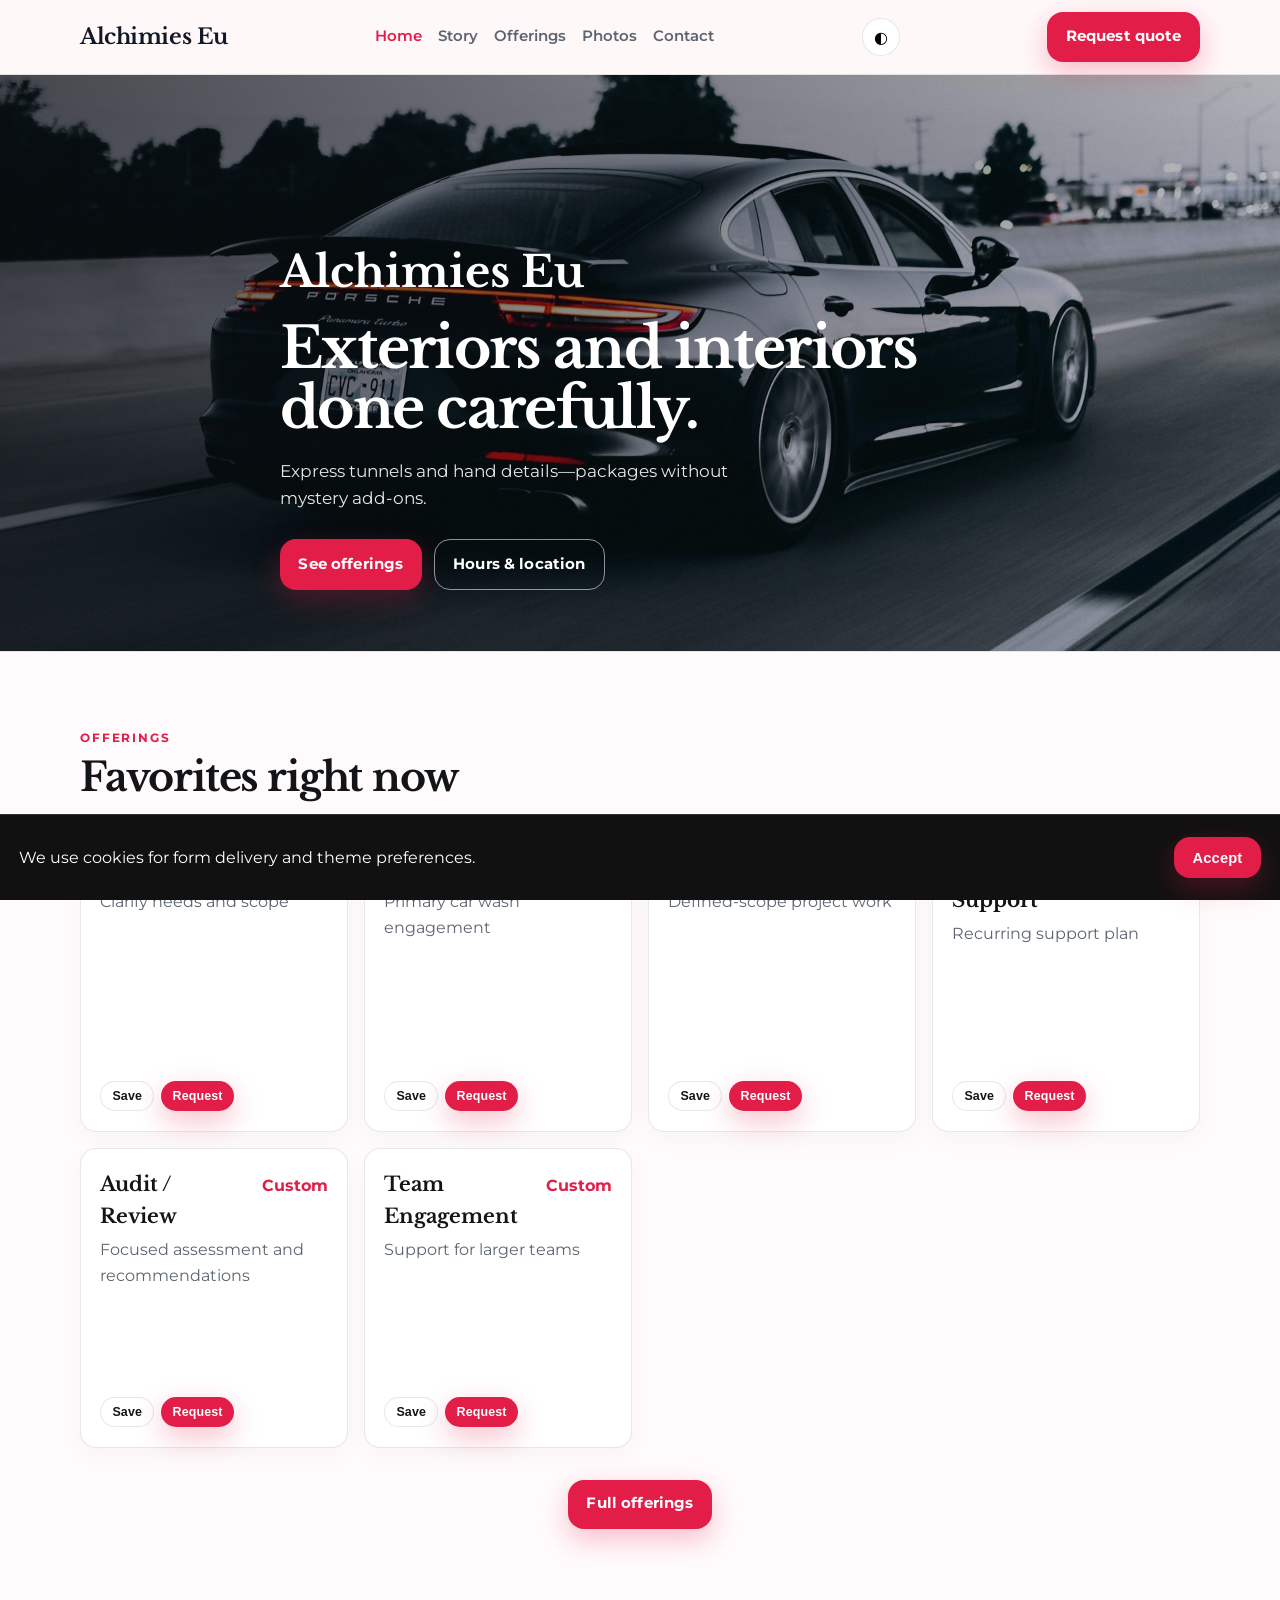
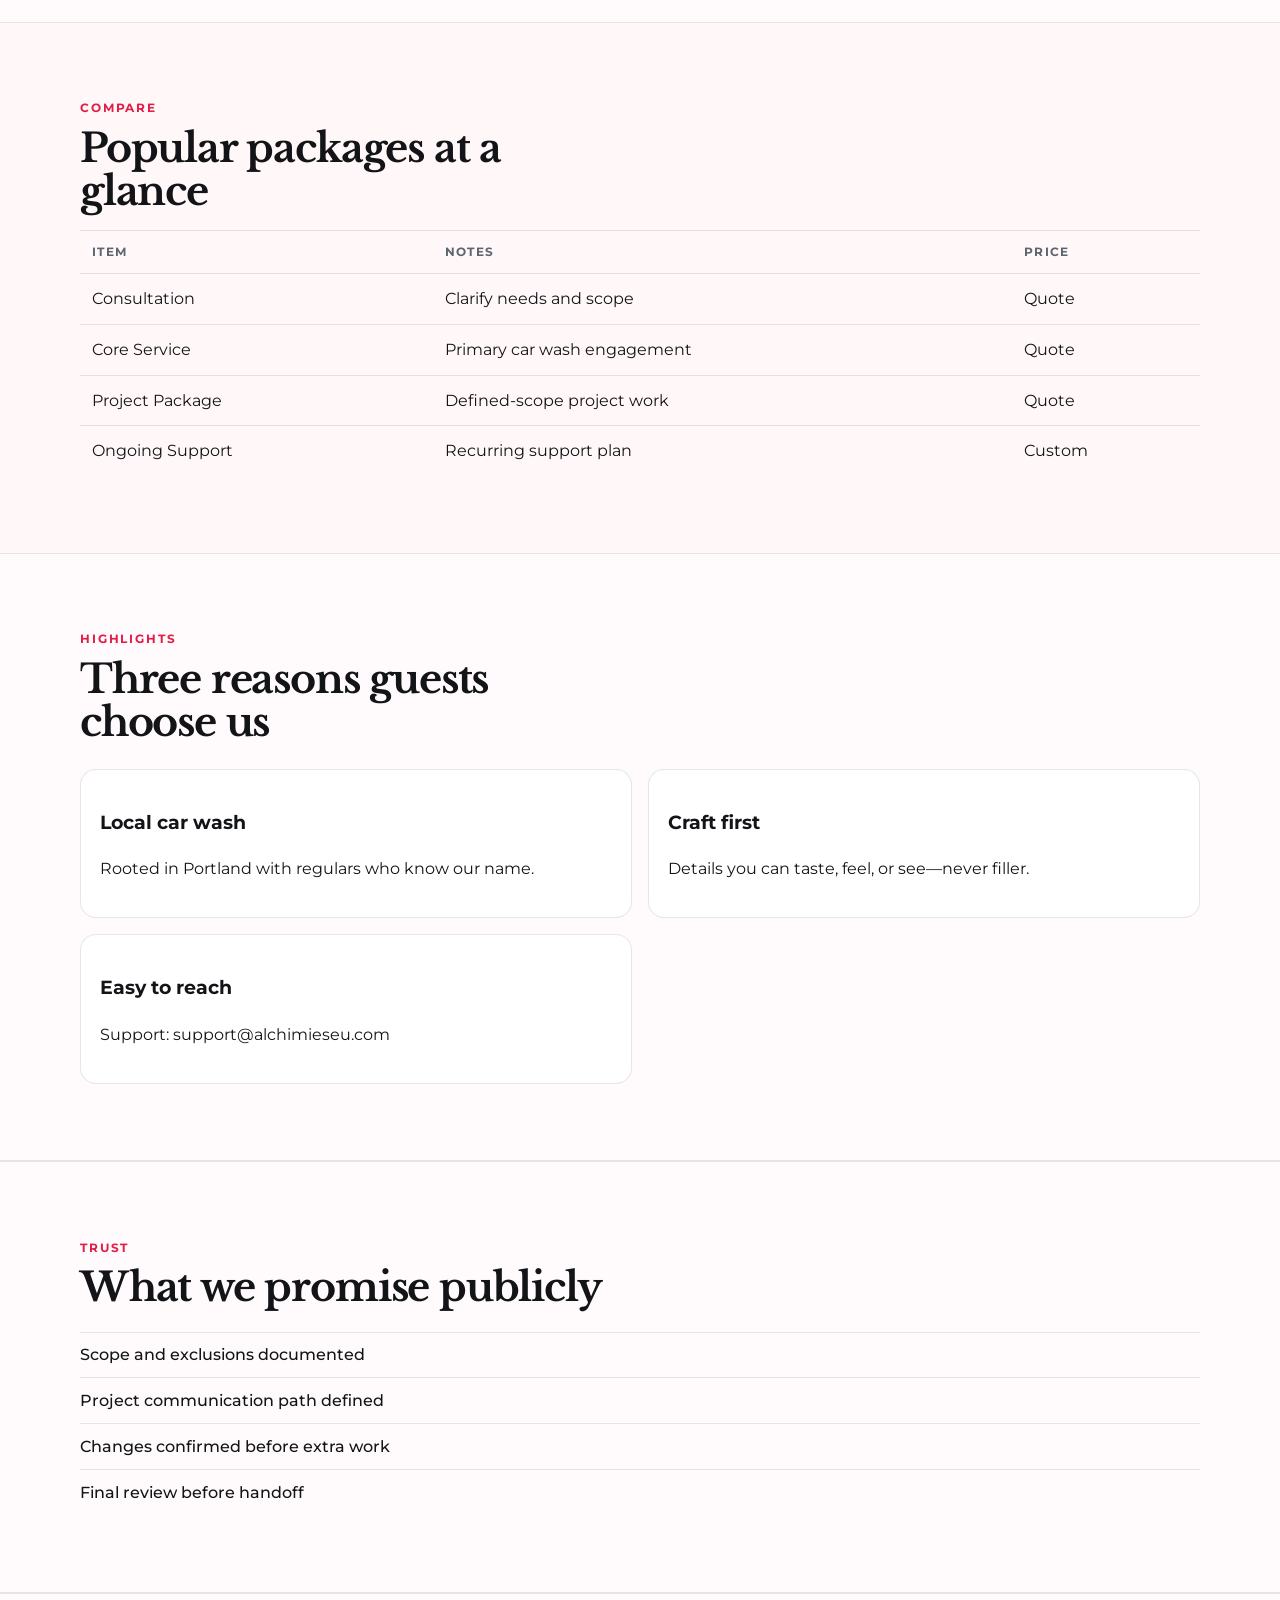
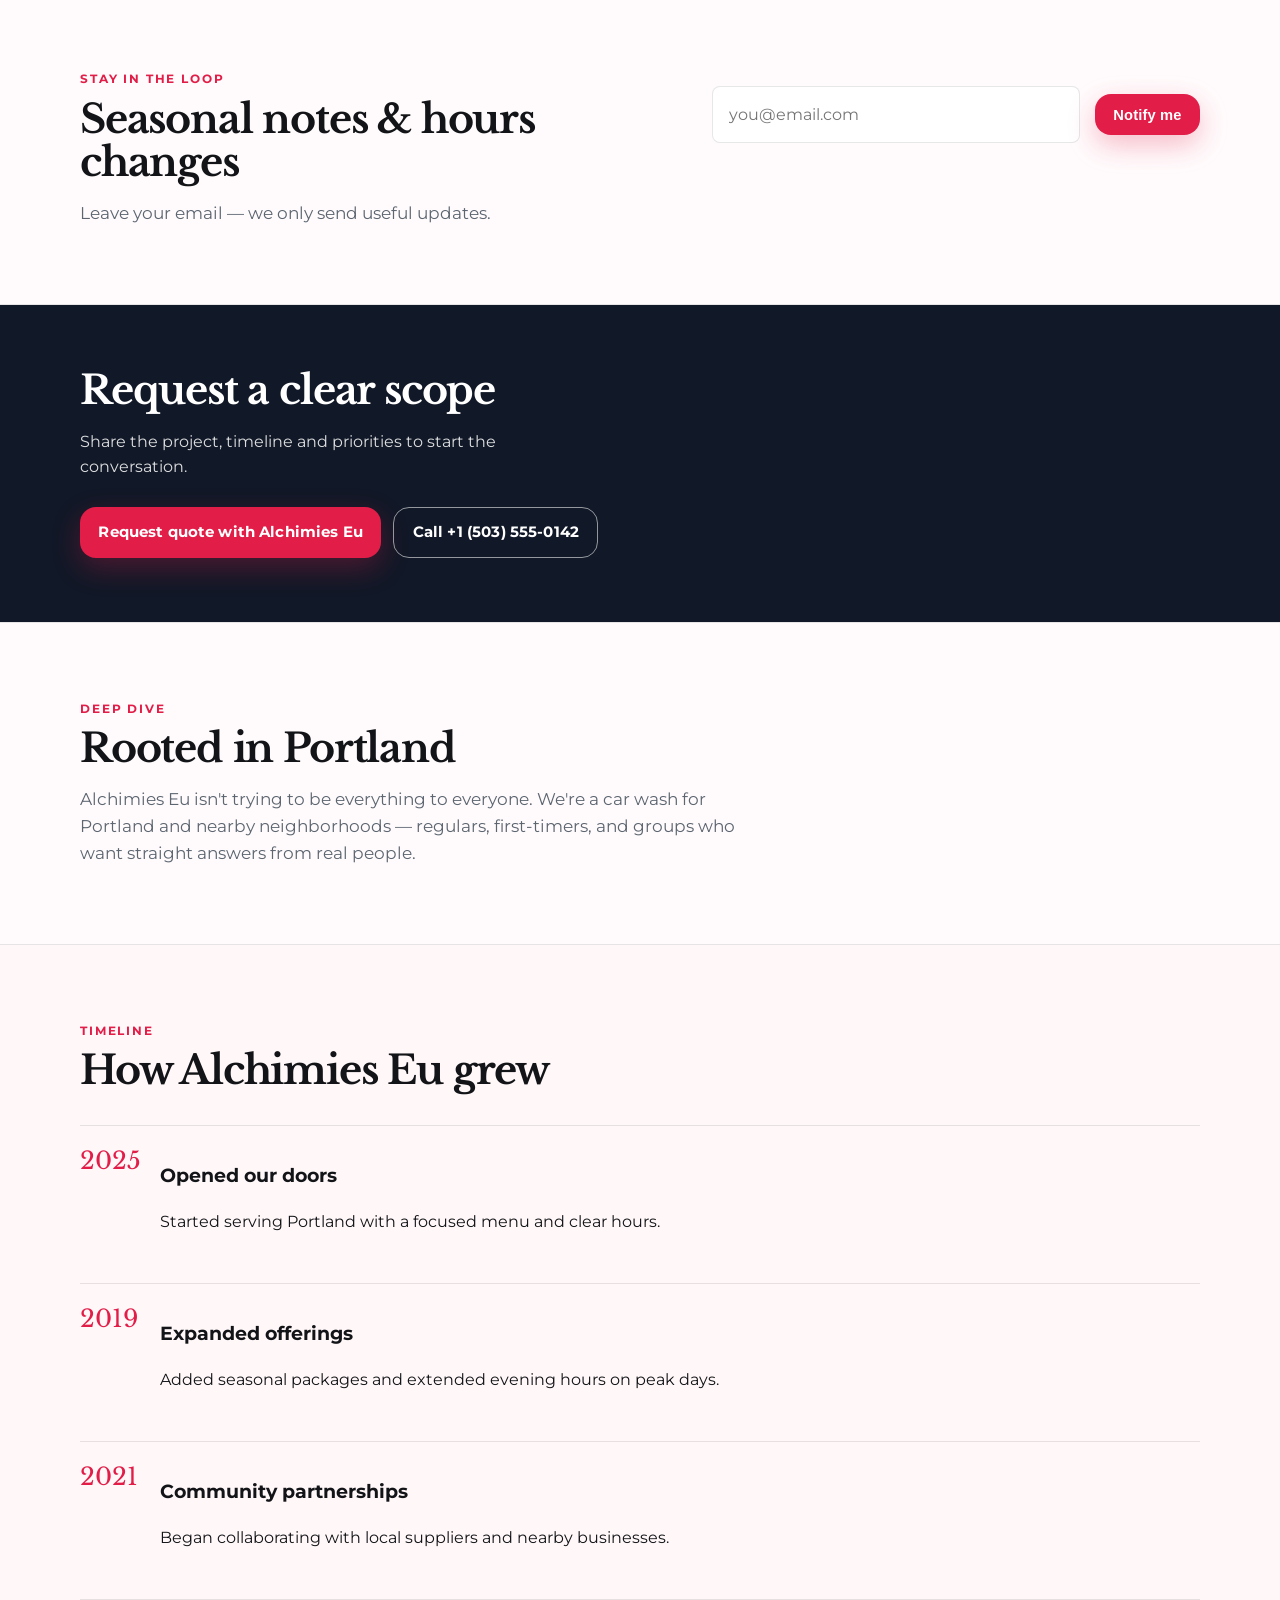
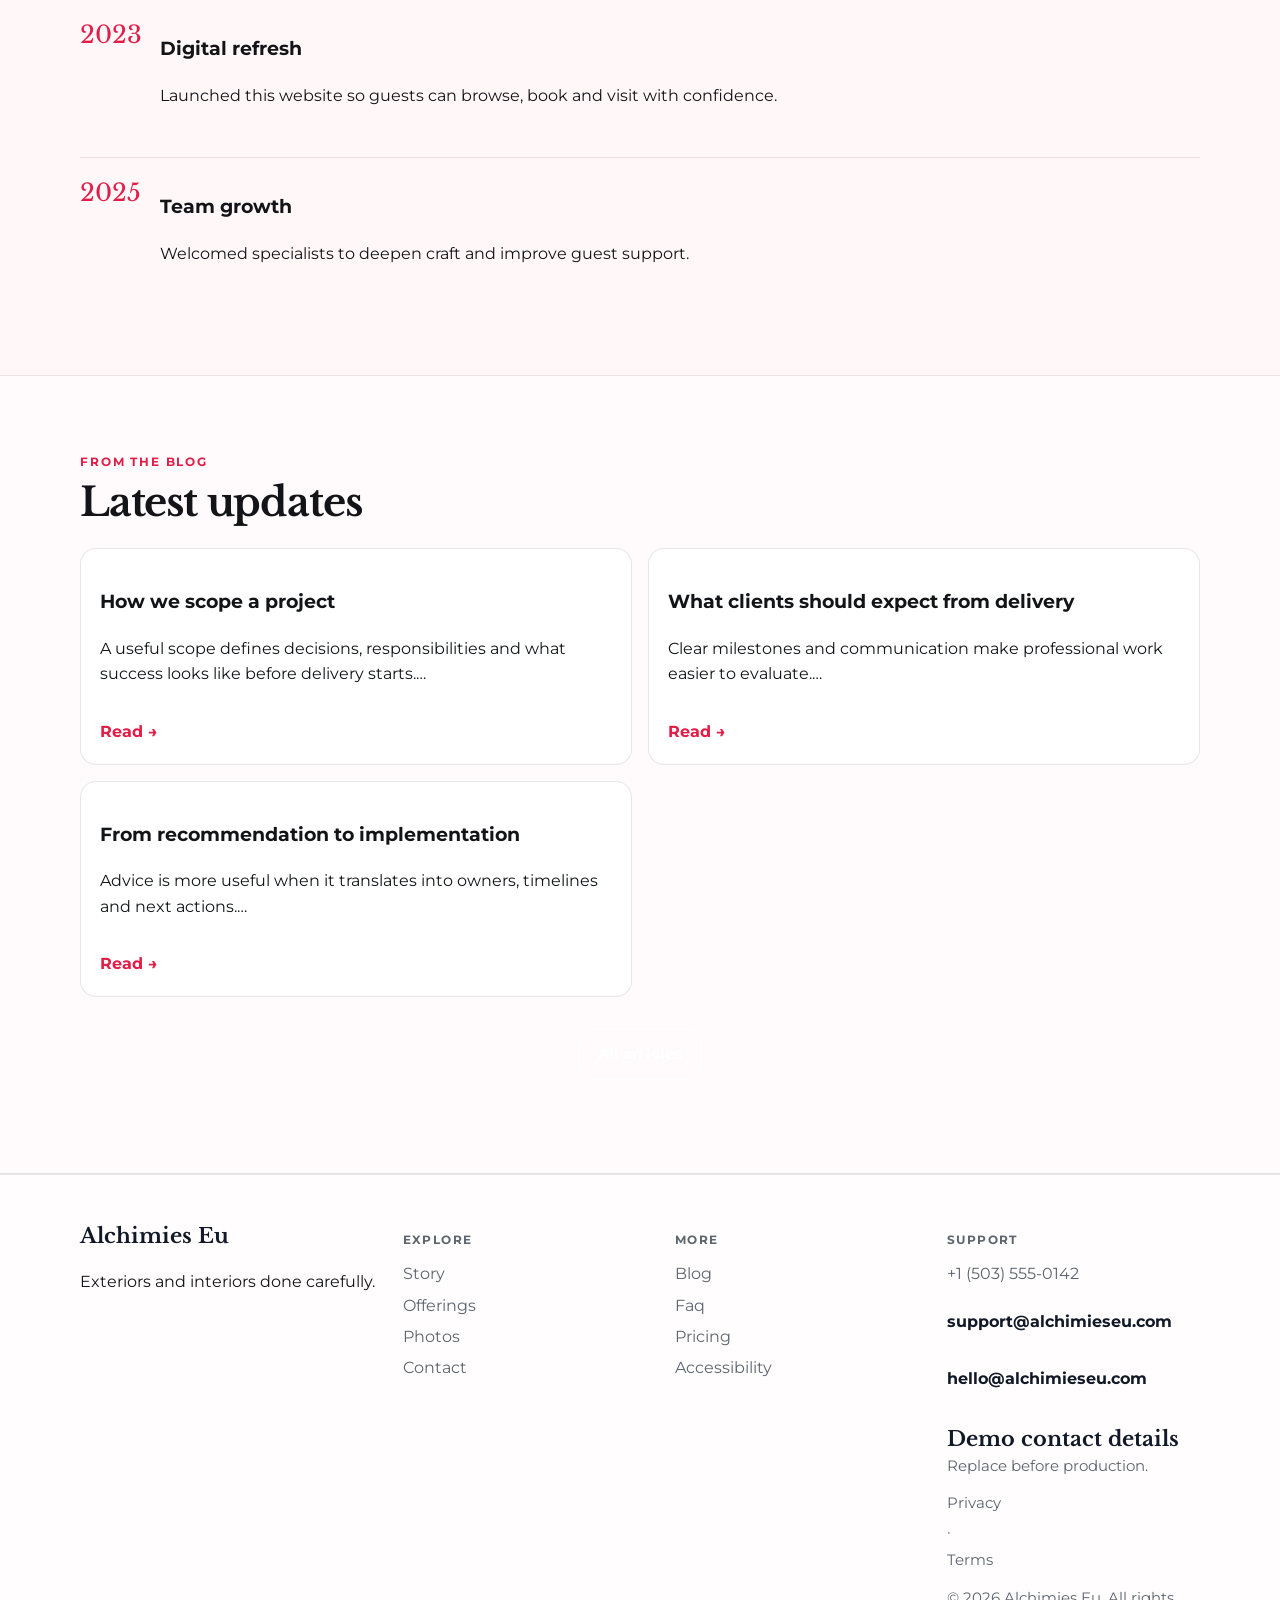
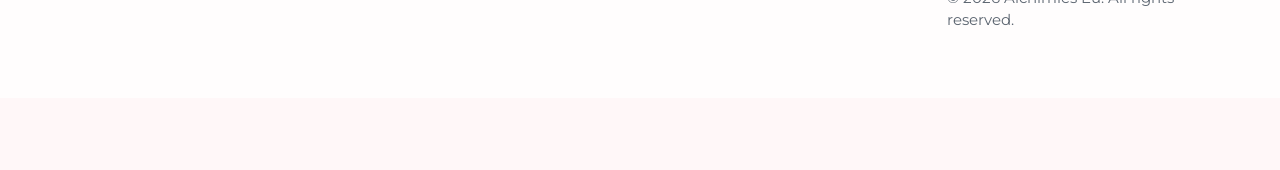
<file: index.html>
<!DOCTYPE html>
<html lang="en">
<head>
  <meta charset="UTF-8" />
  <meta name="viewport" content="width=device-width, initial-scale=1" />
  <title>Alchimies Eu | Car Wash</title>
  <meta name="description" content="Alchimies Eu — Exteriors and interiors done carefully." />
  <meta property="og:title" content="Alchimies Eu | Car Wash" />
  <meta property="og:description" content="Alchimies Eu — Exteriors and interiors done carefully." />
  <meta property="og:type" content="website" />
  <meta name="twitter:card" content="summary_large_image" />
  <meta name="twitter:title" content="Alchimies Eu | Car Wash" />
  <meta name="twitter:description" content="Alchimies Eu — Exteriors and interiors done carefully." />
  <meta property="og:image" content="assets/img-1.jpg" />
  <meta name="twitter:image" content="assets/img-1.jpg" />
  <meta property="og:url" content="https://alchimies-eu.github.io" />
  <script type="application/ld+json">{"@context": "https://schema.org", "@type": "LocalBusiness", "name": "Alchimies Eu", "description": "Exteriors and interiors done carefully.", "url": "https://alchimies-eu.github.io", "image": "assets/img-1.jpg"}</script>
<script type="application/ld+json">{"@context": "https://schema.org", "@type": "FAQPage", "mainEntity": [{"@type": "Question", "name": "Where are you?", "acceptedAnswer": {"@type": "Answer", "text": "214 Oak Street, Portland, OR. See the map on Visit."}}, {"@type": "Question", "name": "How do I reach support?", "acceptedAnswer": {"@type": "Answer", "text": "Use the Contact form or email support@alchimieseu.com. We reply during open hours."}}, {"@type": "Question", "name": "How do I book?", "acceptedAnswer": {"@type": "Answer", "text": "Send a message on Contact, email bookings@alchimieseu.com, or call +1 (503) 555-0142."}}, {"@type": "Question", "name": "Are prices current?", "acceptedAnswer": {"@type": "Answer", "text": "Listed prices are current and may shift with seasons — we update this site when they do."}}, {"@type": "Question", "name": "Do you take groups?", "acceptedAnswer": {"@type": "Answer", "text": "Yes for many bookings — tell us the size and date and we'll confirm what Alchimies Eu can host."}}, {"@type": "Question", "name": "What should I bring?", "acceptedAnswer": {"@type": "Answer", "text": "Just yourself (and any notes on allergies, sizes, or preferences). We'll handle the rest."}}, {"@type": "Question", "name": "Is parking available?", "acceptedAnswer": {"@type": "Answer", "text": "See Locations for the branch closest to you in Portland."}}, {"@type": "Question", "name": "Where can I read updates?", "acceptedAnswer": {"@type": "Answer", "text": "Blog and Journal pages publish changes before social media."}}, {"@type": "Question", "name": "How do I join the team?", "acceptedAnswer": {"@type": "Answer", "text": "Open roles are listed on Careers — we reply to every application."}}, {"@type": "Question", "name": "Is the space accessible?", "acceptedAnswer": {"@type": "Answer", "text": "See our Accessibility page for entrance, seating and restroom notes."}}, {"@type": "Question", "name": "Can I book for someone else?", "acceptedAnswer": {"@type": "Answer", "text": "Yes — include their name and preferences in the contact form."}}]}</script>
<script type="application/ld+json">{"@context": "https://schema.org", "@type": "WebSite", "name": "Alchimies Eu", "url": "https://alchimies-eu.github.io", "description": "Exteriors and interiors done carefully."}</script>
  <link rel="alternate" hreflang="en" href="index.html" />
  <link rel="alternate" hreflang="x-default" href="index.html" />
  <meta name="theme-color" content="#111111" />
  <link rel="preconnect" href="https://fonts.googleapis.com" />
  <link rel="preconnect" href="https://fonts.gstatic.com" crossorigin />
  <link href="https://fonts.googleapis.com/css2?family=Libre+Baskerville:wght@700&family=Montserrat:wght@400;500;600;700&display=swap" rel="stylesheet" />
  <link rel="stylesheet" href="styles.css" />
  <link rel="icon" href="favicon.svg" type="image/svg+xml" />
</head>
<body>

  <header class="top">
    <div class="shell bar">
      <a class="logo" href="index.html">Alchimies Eu</a>
      <button class="nav-toggle" type="button" aria-label="Open menu" data-nav-toggle>
        <span></span><span></span><span></span>
      </button>
      <nav data-nav><a href="index.html" class="on">Home</a><a href="story.html">Story</a><a href="offerings.html">Offerings</a><a href="gallery.html">Photos</a><a href="contact.html">Contact</a></nav>
      <button type="button" class="theme-toggle" data-theme-toggle aria-label="Toggle dark mode">◐</button>
      <a class="cta" href="contact.html" data-open-book>Request quote</a>
    </div>
  </header>
  <main>

    <section class="hero band-hero">
      <div class="hero-bg" style="background-image:url('assets/img-1.jpg')"></div>
      <div class="hero-shade"></div>
      <div class="shell hero-copy">
        <p class="brand">Alchimies Eu</p>
        <h1>Exteriors and interiors done carefully.</h1>
        <p class="lede">Express tunnels and hand details—packages without mystery add-ons.</p>
        <div class="actions">
          <a class="btn solid" href="offerings.html">See offerings</a>
          <a class="btn line" href="contact.html">Hours &amp; location</a>
        </div>
      </div>
    </section><section class="block tint">
      <div class="shell">
        <p class="eyebrow">Offerings</p>
        <h2>Favorites right now</h2>
        <div class="menu-grid"><article class="item" data-item="Consultation">
          <div class="item-top"><h3>Consultation</h3><span class="price">Quote</span></div>
          <p>Clarify needs and scope</p>
          <div class="item-actions">
            <button type="button" class="btn quiet mini" data-save-item data-name="Consultation">Save</button>
            <button type="button" class="btn solid mini" data-open-book data-pref="Consultation">Request</button>
          </div>
        </article>
<article class="item" data-item="Core Service">
          <div class="item-top"><h3>Core Service</h3><span class="price">Quote</span></div>
          <p>Primary car wash engagement</p>
          <div class="item-actions">
            <button type="button" class="btn quiet mini" data-save-item data-name="Core Service">Save</button>
            <button type="button" class="btn solid mini" data-open-book data-pref="Core Service">Request</button>
          </div>
        </article>
<article class="item" data-item="Project Package">
          <div class="item-top"><h3>Project Package</h3><span class="price">Quote</span></div>
          <p>Defined-scope project work</p>
          <div class="item-actions">
            <button type="button" class="btn quiet mini" data-save-item data-name="Project Package">Save</button>
            <button type="button" class="btn solid mini" data-open-book data-pref="Project Package">Request</button>
          </div>
        </article>
<article class="item" data-item="Ongoing Support">
          <div class="item-top"><h3>Ongoing Support</h3><span class="price">Custom</span></div>
          <p>Recurring support plan</p>
          <div class="item-actions">
            <button type="button" class="btn quiet mini" data-save-item data-name="Ongoing Support">Save</button>
            <button type="button" class="btn solid mini" data-open-book data-pref="Ongoing Support">Request</button>
          </div>
        </article>
<article class="item" data-item="Audit / Review">
          <div class="item-top"><h3>Audit / Review</h3><span class="price">Custom</span></div>
          <p>Focused assessment and recommendations</p>
          <div class="item-actions">
            <button type="button" class="btn quiet mini" data-save-item data-name="Audit / Review">Save</button>
            <button type="button" class="btn solid mini" data-open-book data-pref="Audit / Review">Request</button>
          </div>
        </article>
<article class="item" data-item="Team Engagement">
          <div class="item-top"><h3>Team Engagement</h3><span class="price">Custom</span></div>
          <p>Support for larger teams</p>
          <div class="item-actions">
            <button type="button" class="btn quiet mini" data-save-item data-name="Team Engagement">Save</button>
            <button type="button" class="btn solid mini" data-open-book data-pref="Team Engagement">Request</button>
          </div>
        </article></div>
        <p class="center-cta"><a class="btn solid" href="offerings.html">Full offerings</a></p>
      </div>
    </section><section class="block">
      <div class="shell">
        <p class="eyebrow">Compare</p>
        <h2>Popular packages at a glance</h2>
        <table class="compare-table"><thead><tr><th>Item</th><th>Notes</th><th>Price</th></tr></thead>
        <tbody><tr><td>Consultation</td><td>Clarify needs and scope</td><td>Quote</td></tr><tr><td>Core Service</td><td>Primary car wash engagement</td><td>Quote</td></tr><tr><td>Project Package</td><td>Defined-scope project work</td><td>Quote</td></tr><tr><td>Ongoing Support</td><td>Recurring support plan</td><td>Custom</td></tr></tbody></table>
      </div>
    </section><section class="block tint">
      <div class="shell">
        <p class="eyebrow">Highlights</p>
        <h2>Three reasons guests choose us</h2>
        <div class="value-grid"><article><h3>Local car wash</h3><p>Rooted in Portland with regulars who know our name.</p></article>
<article><h3>Craft first</h3><p>Details you can taste, feel, or see—never filler.</p></article>
<article><h3>Easy to reach</h3><p>Support: support@alchimieseu.com</p></article></div>
      </div>
    </section><section class="block tint">
      <div class="shell">
        <p class="eyebrow">Trust</p>
        <h2>What we promise publicly</h2>
        <ul class="checks"><li>Scope and exclusions documented</li>
<li>Project communication path defined</li>
<li>Changes confirmed before extra work</li>
<li>Final review before handoff</li></ul>
      </div>
    </section><section class="block tint">
      <div class="shell newsletter">
        <div>
          <p class="eyebrow">Stay in the loop</p>
          <h2>Seasonal notes &amp; hours changes</h2>
          <p class="lead">Leave your email — we only send useful updates.</p>
        </div>
        <form class="news-form" data-newsletter>
          <label class="sr">Email</label>
          <input type="email" name="email" placeholder="you@email.com" required />
          <button type="submit" class="btn solid">Notify me</button>
        </form>
      </div>
    </section><section class="cta-band">
      <div class="shell">
        <h2>Request a clear scope</h2>
        <p>Share the project, timeline and priorities to start the conversation.</p>
        <div class="actions">
          <a class="btn solid" href="contact.html">Request quote with Alchimies Eu</a>
          <a class="btn line" href="tel:+15035550142">Call +1 (503) 555-0142</a>
        </div>
      </div>
    </section><section class="block tint">
      <div class="shell prose-block">
        <p class="eyebrow">Deep dive</p>
        <h2>Rooted in Portland</h2>
        <p class="lead wide">Alchimies Eu isn&#x27;t trying to be everything to everyone. We&#x27;re a car wash for Portland and nearby neighborhoods — regulars, first-timers, and groups who want straight answers from real people.</p>
      </div>
    </section><section class="block">
      <div class="shell">
        <p class="eyebrow">Timeline</p>
        <h2>How Alchimies Eu grew</h2>
        <ol class="process timeline"><li><span>2025</span><div><h3>Opened our doors</h3><p>Started serving Portland with a focused menu and clear hours.</p></div></li><li><span>2019</span><div><h3>Expanded offerings</h3><p>Added seasonal packages and extended evening hours on peak days.</p></div></li><li><span>2021</span><div><h3>Community partnerships</h3><p>Began collaborating with local suppliers and nearby businesses.</p></div></li><li><span>2023</span><div><h3>Digital refresh</h3><p>Launched this website so guests can browse, book and visit with confidence.</p></div></li><li><span>2025</span><div><h3>Team growth</h3><p>Welcomed specialists to deepen craft and improve guest support.</p></div></li></ol>
      </div>
    </section><section class="block tint">
      <div class="shell">
        <p class="eyebrow">From the blog</p>
        <h2>Latest updates</h2>
        <div class="value-grid"><article class="journal-card reveal">
          <h3>How we scope a project</h3>
          <p>A useful scope defines decisions, responsibilities and what success looks like before delivery starts.…</p>
          <a class="textlink" href="blog.html">Read →</a>
        </article><article class="journal-card reveal">
          <h3>What clients should expect from delivery</h3>
          <p>Clear milestones and communication make professional work easier to evaluate.…</p>
          <a class="textlink" href="blog.html">Read →</a>
        </article><article class="journal-card reveal">
          <h3>From recommendation to implementation</h3>
          <p>Advice is more useful when it translates into owners, timelines and next actions.…</p>
          <a class="textlink" href="blog.html">Read →</a>
        </article></div>
        <p class="center-cta"><a class="btn line" href="blog.html">All articles</a></p>
      </div>
    </section>
  </main>

  <footer class="foot">
    <div class="shell foot-grid">
      <div>
        <strong>Alchimies Eu</strong>
        <p>Exteriors and interiors done carefully.</p>
        
      </div>
      <div>
        <p class="fh">Explore</p>
        <a href="story.html">Story</a><a href="offerings.html">Offerings</a><a href="gallery.html">Photos</a><a href="contact.html">Contact</a>
      </div>
      <div>
        <p class="fh">More</p>
        <a href="blog.html">Blog</a><a href="faq.html">Faq</a><a href="pricing.html">Pricing</a><a href="accessibility.html">Accessibility</a>
      </div>
      <div>
        <p class="fh">Support</p>
        <a href="tel:+15035550142">+1 (503) 555-0142</a>
        <p class="mail-plain">support@alchimieseu.com</p>
        <p class="mail-plain">hello@alchimieseu.com</p>
        
        <p class="foot-meta"><strong>Demo contact details</strong><br/>Replace before production.</p>
        <p class="foot-meta"><a href="privacy.html">Privacy</a> · <a href="terms.html">Terms</a></p>
        <p class="foot-meta">© 2026 Alchimies Eu. All rights reserved.</p>
      </div>
    </div>
  </footer>
  <div class="cookie-bar" data-cookie-bar hidden>
    <p>We use cookies for form delivery and theme preferences.</p>
    <button type="button" class="btn solid" data-cookie-accept>Accept</button>
  </div>
  <div class="mobile-cta">
    <a href="tel:+15035550142">Call</a>
    <button type="button" data-open-book>Request quote</button>
    
  </div>
  <div class="toast" data-toast hidden></div>

  <div class="modal" data-book-modal hidden>
    <div class="modal-card">
      <button class="modal-close" type="button" data-close-book aria-label="Close">×</button>
      <p class="eyebrow">Quick request</p>
      <h3>Contact Alchimies Eu</h3>
      <p class="lead">Send the essentials and we will reply by email.</p>
      <form class="contact-form compact" data-quick-book data-support="support@alchimieseu.com">
        <label>Name<input name="name" required placeholder="Your name" /></label>
        <label>Email<input type="email" name="email" required placeholder="you@email.com" /></label>
        <label>Timing<input name="when" required placeholder="Preferred date or timeline" /></label>
        <label>Notes<textarea name="message" rows="3" placeholder="Project, product, service or other details…"></textarea></label>
        <button class="btn solid" type="submit">Request quote</button>
      </form>
    </div>
  </div>

  <div class="lightbox" data-lightbox hidden>
    <button class="modal-close" type="button" data-lightbox-close aria-label="Close">×</button>
    <img data-lightbox-img alt="" />
    <div class="lightbox-nav">
      <button type="button" data-lightbox-prev>‹</button>
      <button type="button" data-lightbox-next>›</button>
    </div>
  </div>
  <script src="site.js"></script>
</body></html>
</file>
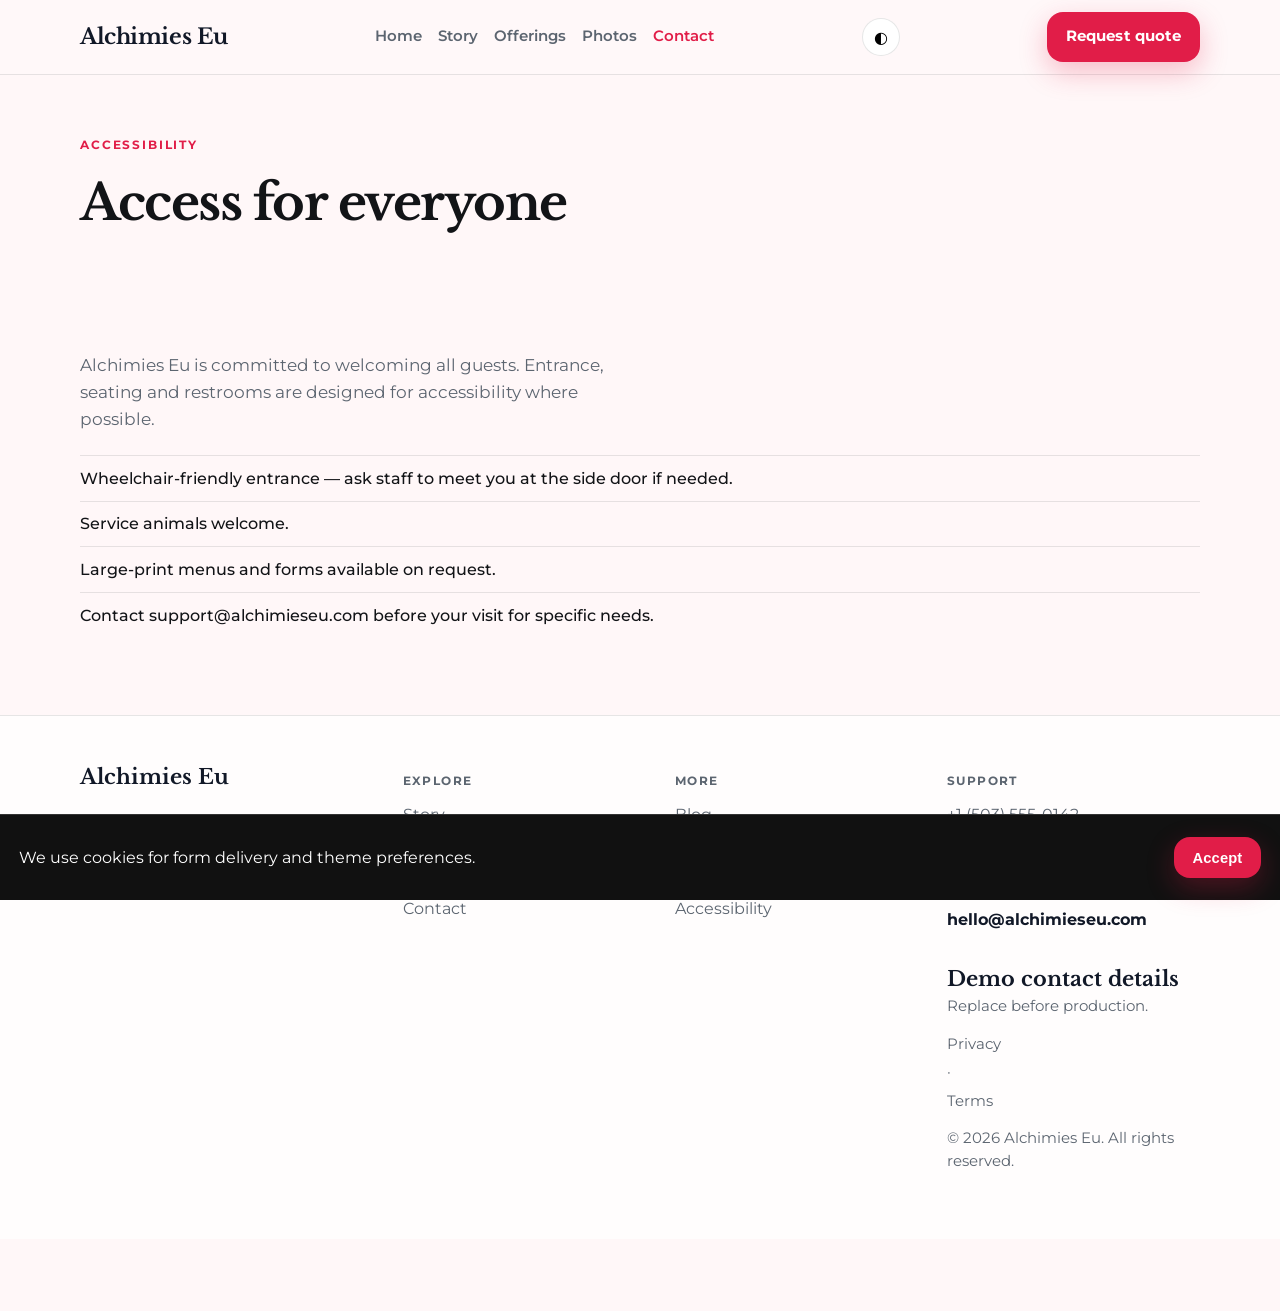
<file: accessibility.html>
<!DOCTYPE html>
<html lang="en">
<head>
  <meta charset="UTF-8" />
  <meta name="viewport" content="width=device-width, initial-scale=1" />
  <title>Accessibility | Alchimies Eu</title>
  <meta name="description" content="Accessibility statement" />
  <meta property="og:title" content="Accessibility | Alchimies Eu" />
  <meta property="og:description" content="Accessibility statement" />
  <meta property="og:type" content="website" />
  <meta name="twitter:card" content="summary_large_image" />
  <meta name="twitter:title" content="Accessibility | Alchimies Eu" />
  <meta name="twitter:description" content="Accessibility statement" />
  <meta property="og:image" content="assets/img-1.jpg" />
  <meta name="twitter:image" content="assets/img-1.jpg" />
  <meta property="og:url" content="https://alchimies-eu.github.io" />
  <script type="application/ld+json">{"@context": "https://schema.org", "@type": "LocalBusiness", "name": "Alchimies Eu", "description": "Exteriors and interiors done carefully.", "url": "https://alchimies-eu.github.io", "image": "assets/img-1.jpg"}</script>
<script type="application/ld+json">{"@context": "https://schema.org", "@type": "FAQPage", "mainEntity": [{"@type": "Question", "name": "Where are you?", "acceptedAnswer": {"@type": "Answer", "text": "214 Oak Street, Portland, OR. See the map on Visit."}}, {"@type": "Question", "name": "How do I reach support?", "acceptedAnswer": {"@type": "Answer", "text": "Use the Contact form or email support@alchimieseu.com. We reply during open hours."}}, {"@type": "Question", "name": "How do I book?", "acceptedAnswer": {"@type": "Answer", "text": "Send a message on Contact, email bookings@alchimieseu.com, or call +1 (503) 555-0142."}}, {"@type": "Question", "name": "Are prices current?", "acceptedAnswer": {"@type": "Answer", "text": "Listed prices are current and may shift with seasons — we update this site when they do."}}, {"@type": "Question", "name": "Do you take groups?", "acceptedAnswer": {"@type": "Answer", "text": "Yes for many bookings — tell us the size and date and we'll confirm what Alchimies Eu can host."}}, {"@type": "Question", "name": "What should I bring?", "acceptedAnswer": {"@type": "Answer", "text": "Just yourself (and any notes on allergies, sizes, or preferences). We'll handle the rest."}}, {"@type": "Question", "name": "Is parking available?", "acceptedAnswer": {"@type": "Answer", "text": "See Locations for the branch closest to you in Portland."}}, {"@type": "Question", "name": "Where can I read updates?", "acceptedAnswer": {"@type": "Answer", "text": "Blog and Journal pages publish changes before social media."}}, {"@type": "Question", "name": "How do I join the team?", "acceptedAnswer": {"@type": "Answer", "text": "Open roles are listed on Careers — we reply to every application."}}, {"@type": "Question", "name": "Is the space accessible?", "acceptedAnswer": {"@type": "Answer", "text": "See our Accessibility page for entrance, seating and restroom notes."}}, {"@type": "Question", "name": "Can I book for someone else?", "acceptedAnswer": {"@type": "Answer", "text": "Yes — include their name and preferences in the contact form."}}]}</script>
<script type="application/ld+json">{"@context": "https://schema.org", "@type": "WebSite", "name": "Alchimies Eu", "url": "https://alchimies-eu.github.io", "description": "Exteriors and interiors done carefully."}</script>
  <link rel="alternate" hreflang="en" href="index.html" />
  <link rel="alternate" hreflang="x-default" href="index.html" />
  <meta name="theme-color" content="#111111" />
  <link rel="preconnect" href="https://fonts.googleapis.com" />
  <link rel="preconnect" href="https://fonts.gstatic.com" crossorigin />
  <link href="https://fonts.googleapis.com/css2?family=Libre+Baskerville:wght@700&family=Montserrat:wght@400;500;600;700&display=swap" rel="stylesheet" />
  <link rel="stylesheet" href="styles.css" />
  <link rel="icon" href="favicon.svg" type="image/svg+xml" />
</head>
<body>

  <header class="top">
    <div class="shell bar">
      <a class="logo" href="index.html">Alchimies Eu</a>
      <button class="nav-toggle" type="button" aria-label="Open menu" data-nav-toggle>
        <span></span><span></span><span></span>
      </button>
      <nav data-nav><a href="index.html">Home</a><a href="story.html">Story</a><a href="offerings.html">Offerings</a><a href="gallery.html">Photos</a><a href="contact.html" class="on">Contact</a></nav>
      <button type="button" class="theme-toggle" data-theme-toggle aria-label="Toggle dark mode">◐</button>
      <a class="cta" href="contact.html" data-open-book>Request quote</a>
    </div>
  </header>  <main class="page">
    <section class="page-hero"><div class="shell">
      <p class="eyebrow">Accessibility</p>
      <h1>Access for everyone</h1>
    </div></section>
    <section class="block"><div class="shell prose-block">
      <p class="lead">Alchimies Eu is committed to welcoming all guests. Entrance, seating and restrooms are designed for accessibility where possible.</p>
      <ul class="checks">
        <li>Wheelchair-friendly entrance — ask staff to meet you at the side door if needed.</li>
        <li>Service animals welcome.</li>
        <li>Large-print menus and forms available on request.</li>
        <li>Contact support@alchimieseu.com before your visit for specific needs.</li>
      </ul>
    </div></section>
  </main>
  <footer class="foot">
    <div class="shell foot-grid">
      <div>
        <strong>Alchimies Eu</strong>
        <p>Exteriors and interiors done carefully.</p>
        
      </div>
      <div>
        <p class="fh">Explore</p>
        <a href="story.html">Story</a><a href="offerings.html">Offerings</a><a href="gallery.html">Photos</a><a href="contact.html">Contact</a>
      </div>
      <div>
        <p class="fh">More</p>
        <a href="blog.html">Blog</a><a href="faq.html">Faq</a><a href="pricing.html">Pricing</a><a href="accessibility.html">Accessibility</a>
      </div>
      <div>
        <p class="fh">Support</p>
        <a href="tel:+15035550142">+1 (503) 555-0142</a>
        <p class="mail-plain">support@alchimieseu.com</p>
        <p class="mail-plain">hello@alchimieseu.com</p>
        
        <p class="foot-meta"><strong>Demo contact details</strong><br/>Replace before production.</p>
        <p class="foot-meta"><a href="privacy.html">Privacy</a> · <a href="terms.html">Terms</a></p>
        <p class="foot-meta">© 2026 Alchimies Eu. All rights reserved.</p>
      </div>
    </div>
  </footer>
  <div class="cookie-bar" data-cookie-bar hidden>
    <p>We use cookies for form delivery and theme preferences.</p>
    <button type="button" class="btn solid" data-cookie-accept>Accept</button>
  </div>
  <div class="mobile-cta">
    <a href="tel:+15035550142">Call</a>
    <button type="button" data-open-book>Request quote</button>
    
  </div>
  <div class="toast" data-toast hidden></div>

  <div class="modal" data-book-modal hidden>
    <div class="modal-card">
      <button class="modal-close" type="button" data-close-book aria-label="Close">×</button>
      <p class="eyebrow">Quick request</p>
      <h3>Contact Alchimies Eu</h3>
      <p class="lead">Send the essentials and we will reply by email.</p>
      <form class="contact-form compact" data-quick-book data-support="support@alchimieseu.com">
        <label>Name<input name="name" required placeholder="Your name" /></label>
        <label>Email<input type="email" name="email" required placeholder="you@email.com" /></label>
        <label>Timing<input name="when" required placeholder="Preferred date or timeline" /></label>
        <label>Notes<textarea name="message" rows="3" placeholder="Project, product, service or other details…"></textarea></label>
        <button class="btn solid" type="submit">Request quote</button>
      </form>
    </div>
  </div>

  <div class="lightbox" data-lightbox hidden>
    <button class="modal-close" type="button" data-lightbox-close aria-label="Close">×</button>
    <img data-lightbox-img alt="" />
    <div class="lightbox-nav">
      <button type="button" data-lightbox-prev>‹</button>
      <button type="button" data-lightbox-next>›</button>
    </div>
  </div>
  <script src="site.js"></script>
</body></html>
</file>
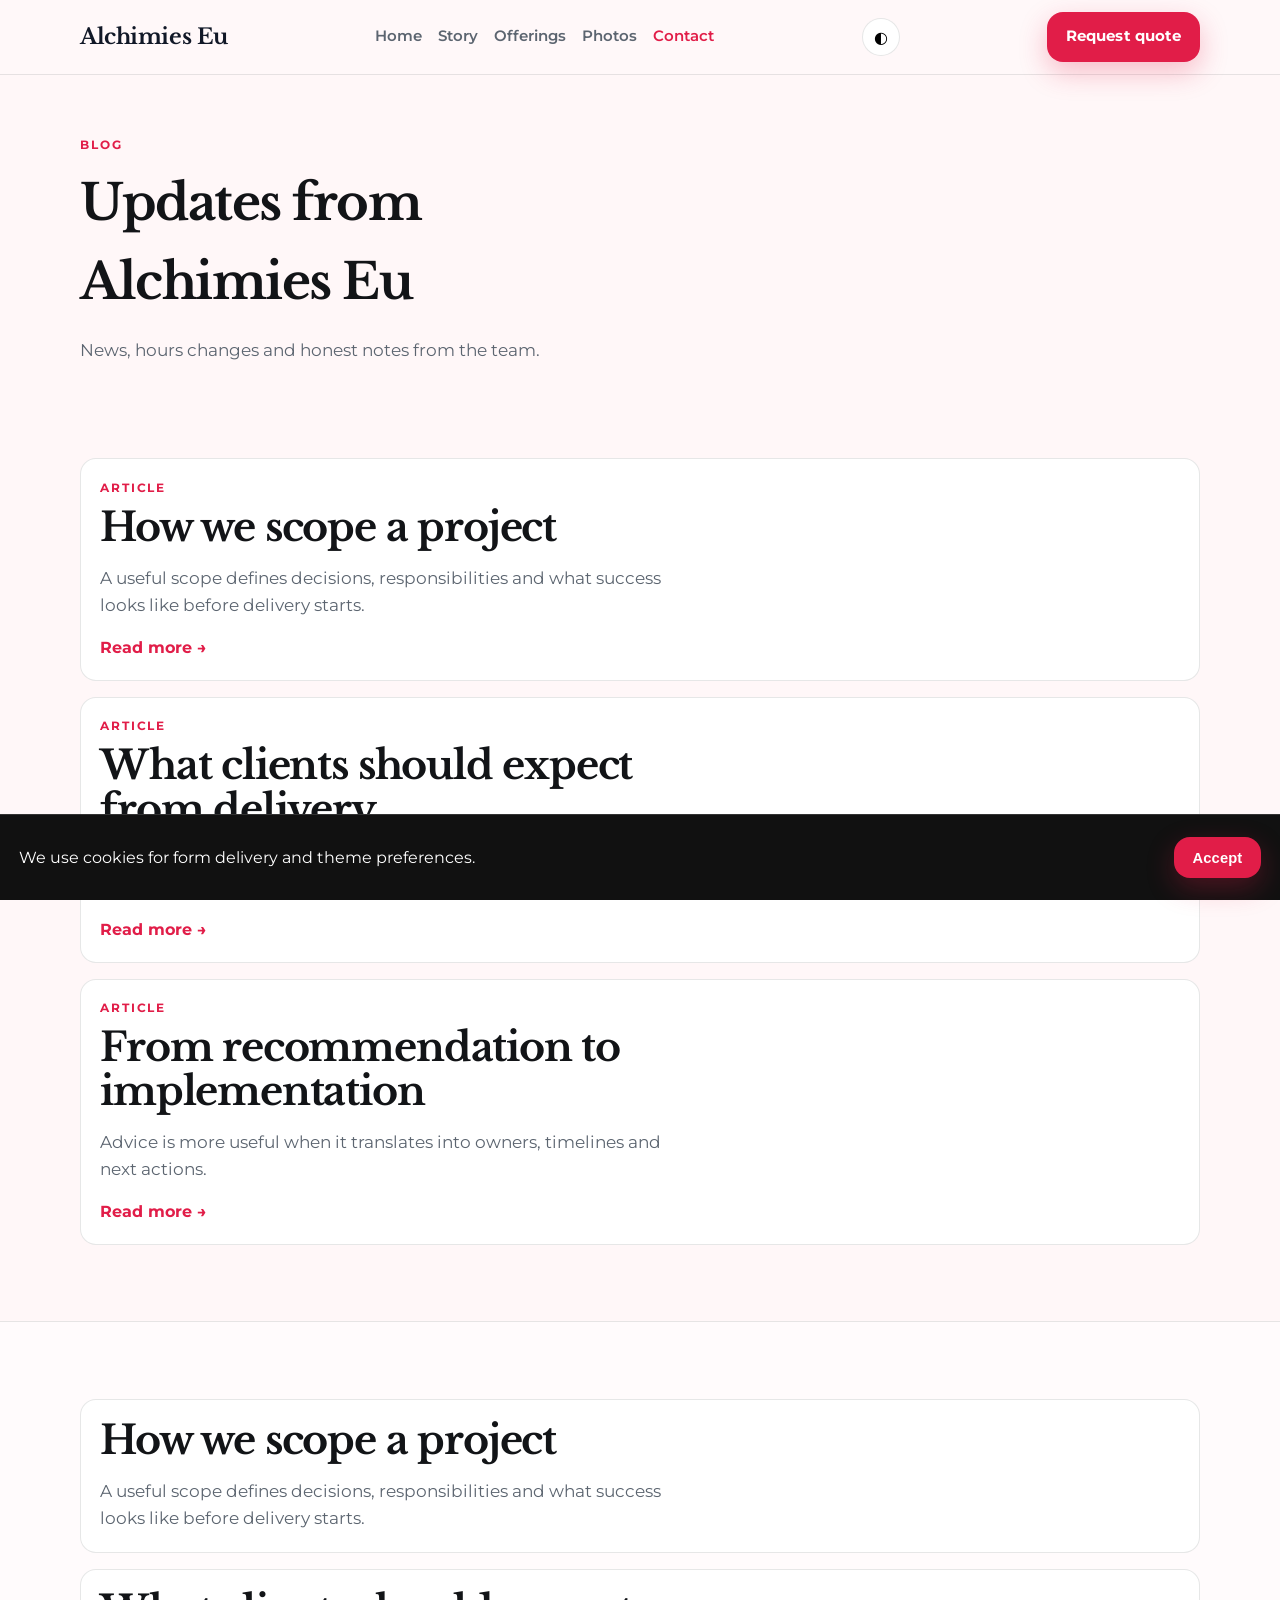
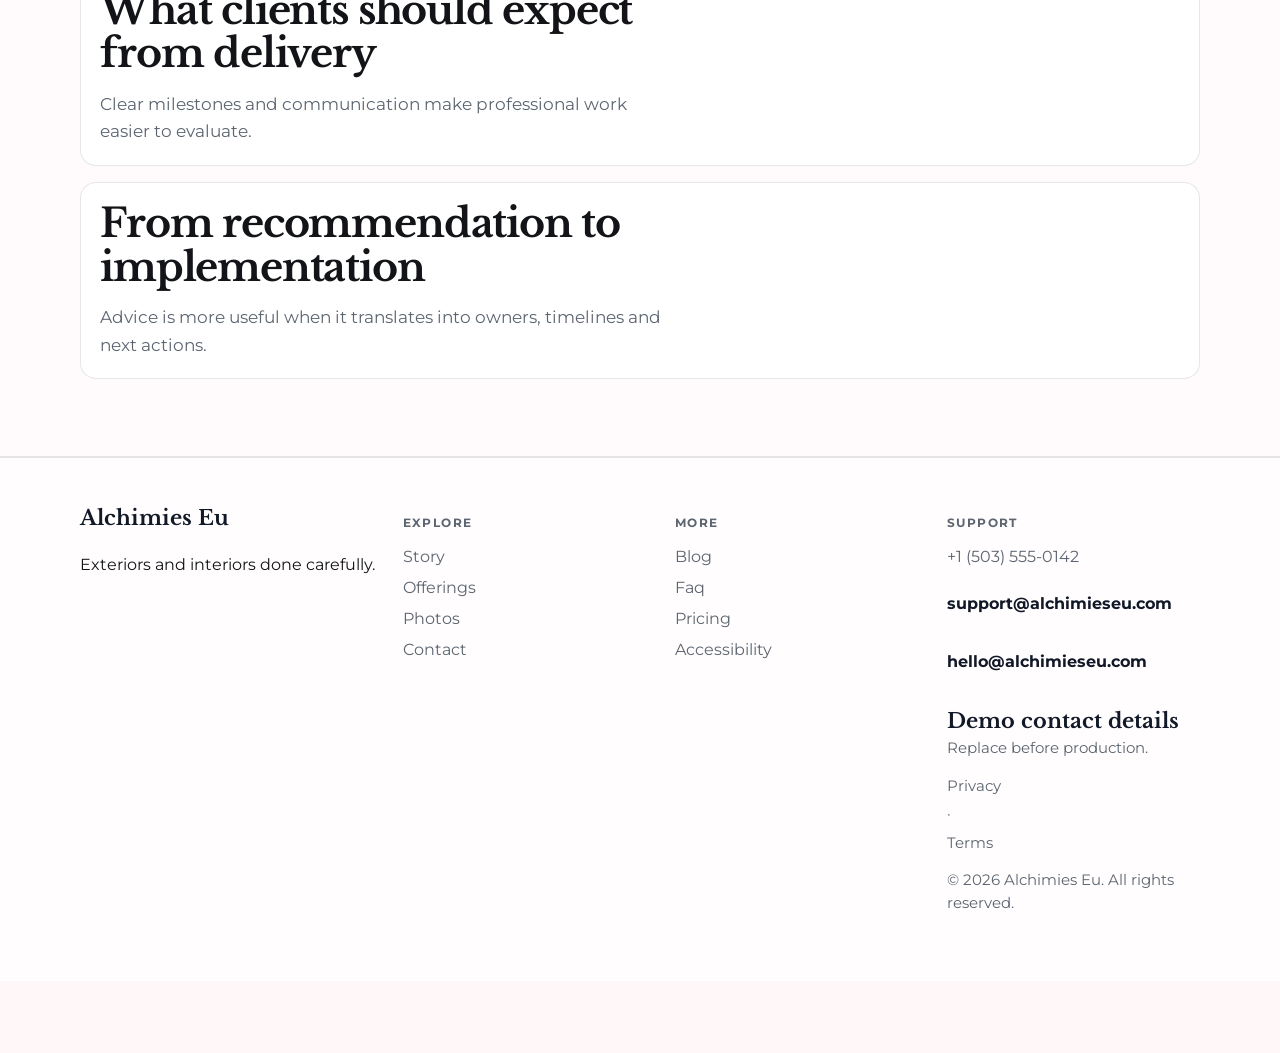
<file: blog.html>
<!DOCTYPE html>
<html lang="en">
<head>
  <meta charset="UTF-8" />
  <meta name="viewport" content="width=device-width, initial-scale=1" />
  <title>Blog | Alchimies Eu</title>
  <meta name="description" content="News from Alchimies Eu" />
  <meta property="og:title" content="Blog | Alchimies Eu" />
  <meta property="og:description" content="News from Alchimies Eu" />
  <meta property="og:type" content="website" />
  <meta name="twitter:card" content="summary_large_image" />
  <meta name="twitter:title" content="Blog | Alchimies Eu" />
  <meta name="twitter:description" content="News from Alchimies Eu" />
  <meta property="og:image" content="assets/img-1.jpg" />
  <meta name="twitter:image" content="assets/img-1.jpg" />
  <meta property="og:url" content="https://alchimies-eu.github.io" />
  <script type="application/ld+json">{"@context": "https://schema.org", "@type": "LocalBusiness", "name": "Alchimies Eu", "description": "Exteriors and interiors done carefully.", "url": "https://alchimies-eu.github.io", "image": "assets/img-1.jpg"}</script>
<script type="application/ld+json">{"@context": "https://schema.org", "@type": "FAQPage", "mainEntity": [{"@type": "Question", "name": "Where are you?", "acceptedAnswer": {"@type": "Answer", "text": "214 Oak Street, Portland, OR. See the map on Visit."}}, {"@type": "Question", "name": "How do I reach support?", "acceptedAnswer": {"@type": "Answer", "text": "Use the Contact form or email support@alchimieseu.com. We reply during open hours."}}, {"@type": "Question", "name": "How do I book?", "acceptedAnswer": {"@type": "Answer", "text": "Send a message on Contact, email bookings@alchimieseu.com, or call +1 (503) 555-0142."}}, {"@type": "Question", "name": "Are prices current?", "acceptedAnswer": {"@type": "Answer", "text": "Listed prices are current and may shift with seasons — we update this site when they do."}}, {"@type": "Question", "name": "Do you take groups?", "acceptedAnswer": {"@type": "Answer", "text": "Yes for many bookings — tell us the size and date and we'll confirm what Alchimies Eu can host."}}, {"@type": "Question", "name": "What should I bring?", "acceptedAnswer": {"@type": "Answer", "text": "Just yourself (and any notes on allergies, sizes, or preferences). We'll handle the rest."}}, {"@type": "Question", "name": "Is parking available?", "acceptedAnswer": {"@type": "Answer", "text": "See Locations for the branch closest to you in Portland."}}, {"@type": "Question", "name": "Where can I read updates?", "acceptedAnswer": {"@type": "Answer", "text": "Blog and Journal pages publish changes before social media."}}, {"@type": "Question", "name": "How do I join the team?", "acceptedAnswer": {"@type": "Answer", "text": "Open roles are listed on Careers — we reply to every application."}}, {"@type": "Question", "name": "Is the space accessible?", "acceptedAnswer": {"@type": "Answer", "text": "See our Accessibility page for entrance, seating and restroom notes."}}, {"@type": "Question", "name": "Can I book for someone else?", "acceptedAnswer": {"@type": "Answer", "text": "Yes — include their name and preferences in the contact form."}}]}</script>
<script type="application/ld+json">{"@context": "https://schema.org", "@type": "WebSite", "name": "Alchimies Eu", "url": "https://alchimies-eu.github.io", "description": "Exteriors and interiors done carefully."}</script>
  <link rel="alternate" hreflang="en" href="index.html" />
  <link rel="alternate" hreflang="x-default" href="index.html" />
  <meta name="theme-color" content="#111111" />
  <link rel="preconnect" href="https://fonts.googleapis.com" />
  <link rel="preconnect" href="https://fonts.gstatic.com" crossorigin />
  <link href="https://fonts.googleapis.com/css2?family=Libre+Baskerville:wght@700&family=Montserrat:wght@400;500;600;700&display=swap" rel="stylesheet" />
  <link rel="stylesheet" href="styles.css" />
  <link rel="icon" href="favicon.svg" type="image/svg+xml" />
</head>
<body>

  <header class="top">
    <div class="shell bar">
      <a class="logo" href="index.html">Alchimies Eu</a>
      <button class="nav-toggle" type="button" aria-label="Open menu" data-nav-toggle>
        <span></span><span></span><span></span>
      </button>
      <nav data-nav><a href="index.html">Home</a><a href="story.html">Story</a><a href="offerings.html">Offerings</a><a href="gallery.html">Photos</a><a href="contact.html" class="on">Contact</a></nav>
      <button type="button" class="theme-toggle" data-theme-toggle aria-label="Toggle dark mode">◐</button>
      <a class="cta" href="contact.html" data-open-book>Request quote</a>
    </div>
  </header>  <main class="page">
    <section class="page-hero"><div class="shell">
      <p class="eyebrow">Blog</p>
      <h1>Updates from Alchimies Eu</h1>
      <p class="lead">News, hours changes and honest notes from the team.</p>
    </div></section>
    <section class="block"><div class="shell journal-stack"><article class="journal-entry reveal">
      <p class="eyebrow">Article</p>
      <h2><a href="#post-0">How we scope a project</a></h2>
      <p class="lead">A useful scope defines decisions, responsibilities and what success looks like before delivery starts.</p>
      <a class="textlink" href="#post-0">Read more →</a>
    </article><article class="journal-entry reveal">
      <p class="eyebrow">Article</p>
      <h2><a href="#post-1">What clients should expect from delivery</a></h2>
      <p class="lead">Clear milestones and communication make professional work easier to evaluate.</p>
      <a class="textlink" href="#post-1">Read more →</a>
    </article><article class="journal-entry reveal">
      <p class="eyebrow">Article</p>
      <h2><a href="#post-2">From recommendation to implementation</a></h2>
      <p class="lead">Advice is more useful when it translates into owners, timelines and next actions.</p>
      <a class="textlink" href="#post-2">Read more →</a>
    </article></div></section>
    <section class="block tint"><div class="shell journal-stack"><article id="post-0" class="journal-entry reveal">
      <h2>How we scope a project</h2>
      <p class="lead">A useful scope defines decisions, responsibilities and what success looks like before delivery starts.</p>
    </article><article id="post-1" class="journal-entry reveal">
      <h2>What clients should expect from delivery</h2>
      <p class="lead">Clear milestones and communication make professional work easier to evaluate.</p>
    </article><article id="post-2" class="journal-entry reveal">
      <h2>From recommendation to implementation</h2>
      <p class="lead">Advice is more useful when it translates into owners, timelines and next actions.</p>
    </article></div></section>
  </main>
  <footer class="foot">
    <div class="shell foot-grid">
      <div>
        <strong>Alchimies Eu</strong>
        <p>Exteriors and interiors done carefully.</p>
        
      </div>
      <div>
        <p class="fh">Explore</p>
        <a href="story.html">Story</a><a href="offerings.html">Offerings</a><a href="gallery.html">Photos</a><a href="contact.html">Contact</a>
      </div>
      <div>
        <p class="fh">More</p>
        <a href="blog.html">Blog</a><a href="faq.html">Faq</a><a href="pricing.html">Pricing</a><a href="accessibility.html">Accessibility</a>
      </div>
      <div>
        <p class="fh">Support</p>
        <a href="tel:+15035550142">+1 (503) 555-0142</a>
        <p class="mail-plain">support@alchimieseu.com</p>
        <p class="mail-plain">hello@alchimieseu.com</p>
        
        <p class="foot-meta"><strong>Demo contact details</strong><br/>Replace before production.</p>
        <p class="foot-meta"><a href="privacy.html">Privacy</a> · <a href="terms.html">Terms</a></p>
        <p class="foot-meta">© 2026 Alchimies Eu. All rights reserved.</p>
      </div>
    </div>
  </footer>
  <div class="cookie-bar" data-cookie-bar hidden>
    <p>We use cookies for form delivery and theme preferences.</p>
    <button type="button" class="btn solid" data-cookie-accept>Accept</button>
  </div>
  <div class="mobile-cta">
    <a href="tel:+15035550142">Call</a>
    <button type="button" data-open-book>Request quote</button>
    
  </div>
  <div class="toast" data-toast hidden></div>

  <div class="modal" data-book-modal hidden>
    <div class="modal-card">
      <button class="modal-close" type="button" data-close-book aria-label="Close">×</button>
      <p class="eyebrow">Quick request</p>
      <h3>Contact Alchimies Eu</h3>
      <p class="lead">Send the essentials and we will reply by email.</p>
      <form class="contact-form compact" data-quick-book data-support="support@alchimieseu.com">
        <label>Name<input name="name" required placeholder="Your name" /></label>
        <label>Email<input type="email" name="email" required placeholder="you@email.com" /></label>
        <label>Timing<input name="when" required placeholder="Preferred date or timeline" /></label>
        <label>Notes<textarea name="message" rows="3" placeholder="Project, product, service or other details…"></textarea></label>
        <button class="btn solid" type="submit">Request quote</button>
      </form>
    </div>
  </div>

  <div class="lightbox" data-lightbox hidden>
    <button class="modal-close" type="button" data-lightbox-close aria-label="Close">×</button>
    <img data-lightbox-img alt="" />
    <div class="lightbox-nav">
      <button type="button" data-lightbox-prev>‹</button>
      <button type="button" data-lightbox-next>›</button>
    </div>
  </div>
  <script src="site.js"></script>
</body></html>
</file>
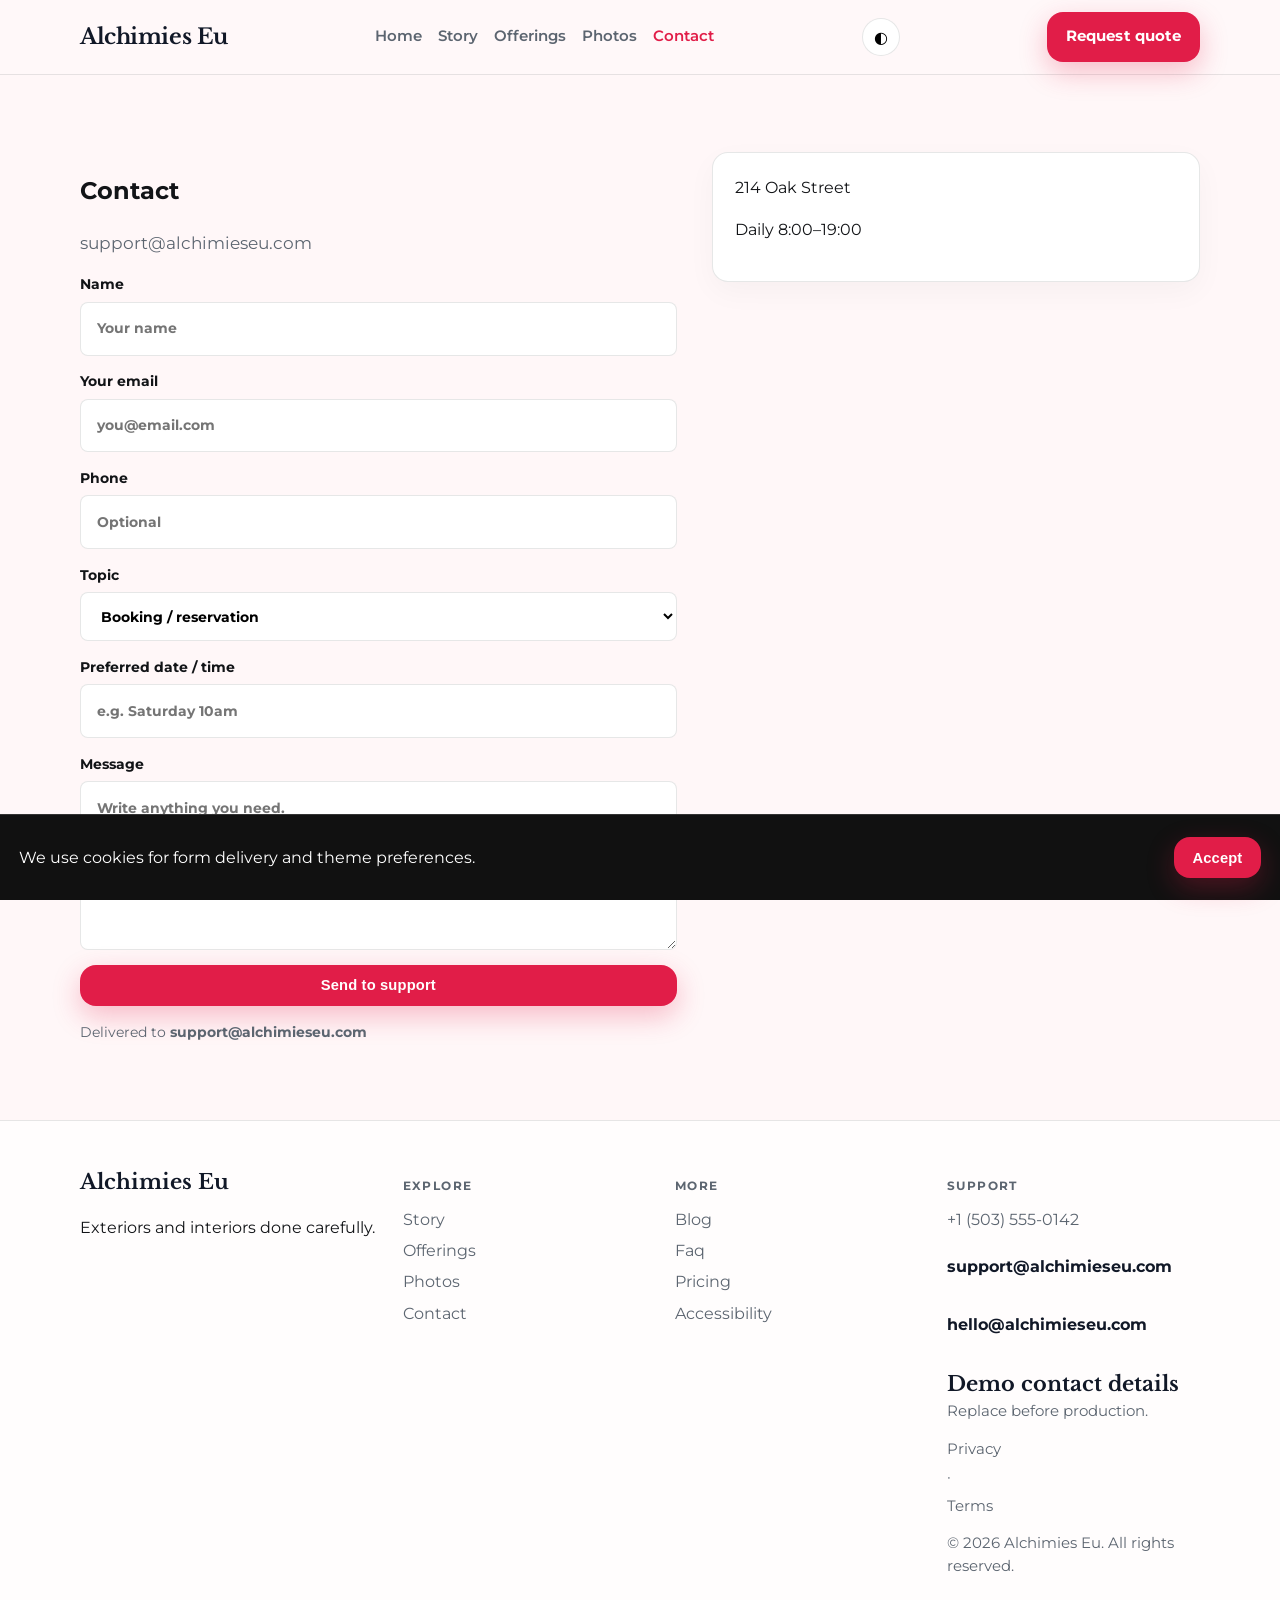
<file: contact.html>
<!DOCTYPE html>
<html lang="en">
<head>
  <meta charset="UTF-8" />
  <meta name="viewport" content="width=device-width, initial-scale=1" />
  <title>Contact | Alchimies Eu</title>
  <meta name="description" content="Contact Alchimies Eu" />
  <meta property="og:title" content="Contact | Alchimies Eu" />
  <meta property="og:description" content="Contact Alchimies Eu" />
  <meta property="og:type" content="website" />
  <meta name="twitter:card" content="summary_large_image" />
  <meta name="twitter:title" content="Contact | Alchimies Eu" />
  <meta name="twitter:description" content="Contact Alchimies Eu" />
  <meta property="og:image" content="assets/img-1.jpg" />
  <meta name="twitter:image" content="assets/img-1.jpg" />
  <meta property="og:url" content="https://alchimies-eu.github.io" />
  <script type="application/ld+json">{"@context": "https://schema.org", "@type": "LocalBusiness", "name": "Alchimies Eu", "description": "Exteriors and interiors done carefully.", "url": "https://alchimies-eu.github.io", "image": "assets/img-1.jpg"}</script>
<script type="application/ld+json">{"@context": "https://schema.org", "@type": "FAQPage", "mainEntity": [{"@type": "Question", "name": "Where are you?", "acceptedAnswer": {"@type": "Answer", "text": "214 Oak Street, Portland, OR. See the map on Visit."}}, {"@type": "Question", "name": "How do I reach support?", "acceptedAnswer": {"@type": "Answer", "text": "Use the Contact form or email support@alchimieseu.com. We reply during open hours."}}, {"@type": "Question", "name": "How do I book?", "acceptedAnswer": {"@type": "Answer", "text": "Send a message on Contact, email bookings@alchimieseu.com, or call +1 (503) 555-0142."}}, {"@type": "Question", "name": "Are prices current?", "acceptedAnswer": {"@type": "Answer", "text": "Listed prices are current and may shift with seasons — we update this site when they do."}}, {"@type": "Question", "name": "Do you take groups?", "acceptedAnswer": {"@type": "Answer", "text": "Yes for many bookings — tell us the size and date and we'll confirm what Alchimies Eu can host."}}, {"@type": "Question", "name": "What should I bring?", "acceptedAnswer": {"@type": "Answer", "text": "Just yourself (and any notes on allergies, sizes, or preferences). We'll handle the rest."}}, {"@type": "Question", "name": "Is parking available?", "acceptedAnswer": {"@type": "Answer", "text": "See Locations for the branch closest to you in Portland."}}, {"@type": "Question", "name": "Where can I read updates?", "acceptedAnswer": {"@type": "Answer", "text": "Blog and Journal pages publish changes before social media."}}, {"@type": "Question", "name": "How do I join the team?", "acceptedAnswer": {"@type": "Answer", "text": "Open roles are listed on Careers — we reply to every application."}}, {"@type": "Question", "name": "Is the space accessible?", "acceptedAnswer": {"@type": "Answer", "text": "See our Accessibility page for entrance, seating and restroom notes."}}, {"@type": "Question", "name": "Can I book for someone else?", "acceptedAnswer": {"@type": "Answer", "text": "Yes — include their name and preferences in the contact form."}}]}</script>
<script type="application/ld+json">{"@context": "https://schema.org", "@type": "WebSite", "name": "Alchimies Eu", "url": "https://alchimies-eu.github.io", "description": "Exteriors and interiors done carefully."}</script>
  <link rel="alternate" hreflang="en" href="index.html" />
  <link rel="alternate" hreflang="x-default" href="index.html" />
  <meta name="theme-color" content="#111111" />
  <link rel="preconnect" href="https://fonts.googleapis.com" />
  <link rel="preconnect" href="https://fonts.gstatic.com" crossorigin />
  <link href="https://fonts.googleapis.com/css2?family=Libre+Baskerville:wght@700&family=Montserrat:wght@400;500;600;700&display=swap" rel="stylesheet" />
  <link rel="stylesheet" href="styles.css" />
  <link rel="icon" href="favicon.svg" type="image/svg+xml" />
</head>
<body>

  <header class="top">
    <div class="shell bar">
      <a class="logo" href="index.html">Alchimies Eu</a>
      <button class="nav-toggle" type="button" aria-label="Open menu" data-nav-toggle>
        <span></span><span></span><span></span>
      </button>
      <nav data-nav><a href="index.html">Home</a><a href="story.html">Story</a><a href="offerings.html">Offerings</a><a href="gallery.html">Photos</a><a href="contact.html" class="on">Contact</a></nav>
      <button type="button" class="theme-toggle" data-theme-toggle aria-label="Toggle dark mode">◐</button>
      <a class="cta" href="contact.html" data-open-book>Request quote</a>
    </div>
  </header>  <main class="page">
    <section class="block"><div class="shell contact-grid">
      <div><h1>Contact</h1><p class="lead">support@alchimieseu.com</p><form class="contact-form" data-contact data-support="support@alchimieseu.com">
          <label>Name<input name="name" required placeholder="Your name" autocomplete="name" /></label>
          <label>Your email<input type="email" name="email" required placeholder="you@email.com" autocomplete="email" /></label>
          <label>Phone<input type="tel" name="phone" placeholder="Optional" autocomplete="tel" /></label>
          <label>Topic<select name="topic" required>
              <option value="Booking">Booking / reservation</option>
              <option value="Support">Support / question</option>
              <option value="Group">Group or event</option>
              <option value="Other">Something else</option>
            </select></label>
          <label>Preferred date / time<input name="when" placeholder="e.g. Saturday 10am" /></label>
          <label>Message<textarea name="message" rows="6" required placeholder="Write anything you need."></textarea></label>
          <button class="btn solid" type="submit">Send to support</button>
          <p class="form-note">Delivered to <strong>support@alchimieseu.com</strong></p>
        </form></div>
      <div class="card stack-card"><p>214 Oak Street</p><p>Daily 8:00–19:00</p></div>
    </div></section>
  </main>
  <footer class="foot">
    <div class="shell foot-grid">
      <div>
        <strong>Alchimies Eu</strong>
        <p>Exteriors and interiors done carefully.</p>
        
      </div>
      <div>
        <p class="fh">Explore</p>
        <a href="story.html">Story</a><a href="offerings.html">Offerings</a><a href="gallery.html">Photos</a><a href="contact.html">Contact</a>
      </div>
      <div>
        <p class="fh">More</p>
        <a href="blog.html">Blog</a><a href="faq.html">Faq</a><a href="pricing.html">Pricing</a><a href="accessibility.html">Accessibility</a>
      </div>
      <div>
        <p class="fh">Support</p>
        <a href="tel:+15035550142">+1 (503) 555-0142</a>
        <p class="mail-plain">support@alchimieseu.com</p>
        <p class="mail-plain">hello@alchimieseu.com</p>
        
        <p class="foot-meta"><strong>Demo contact details</strong><br/>Replace before production.</p>
        <p class="foot-meta"><a href="privacy.html">Privacy</a> · <a href="terms.html">Terms</a></p>
        <p class="foot-meta">© 2026 Alchimies Eu. All rights reserved.</p>
      </div>
    </div>
  </footer>
  <div class="cookie-bar" data-cookie-bar hidden>
    <p>We use cookies for form delivery and theme preferences.</p>
    <button type="button" class="btn solid" data-cookie-accept>Accept</button>
  </div>
  <div class="mobile-cta">
    <a href="tel:+15035550142">Call</a>
    <button type="button" data-open-book>Request quote</button>
    
  </div>
  <div class="toast" data-toast hidden></div>

  <div class="modal" data-book-modal hidden>
    <div class="modal-card">
      <button class="modal-close" type="button" data-close-book aria-label="Close">×</button>
      <p class="eyebrow">Quick request</p>
      <h3>Contact Alchimies Eu</h3>
      <p class="lead">Send the essentials and we will reply by email.</p>
      <form class="contact-form compact" data-quick-book data-support="support@alchimieseu.com">
        <label>Name<input name="name" required placeholder="Your name" /></label>
        <label>Email<input type="email" name="email" required placeholder="you@email.com" /></label>
        <label>Timing<input name="when" required placeholder="Preferred date or timeline" /></label>
        <label>Notes<textarea name="message" rows="3" placeholder="Project, product, service or other details…"></textarea></label>
        <button class="btn solid" type="submit">Request quote</button>
      </form>
    </div>
  </div>

  <div class="lightbox" data-lightbox hidden>
    <button class="modal-close" type="button" data-lightbox-close aria-label="Close">×</button>
    <img data-lightbox-img alt="" />
    <div class="lightbox-nav">
      <button type="button" data-lightbox-prev>‹</button>
      <button type="button" data-lightbox-next>›</button>
    </div>
  </div>
  <script src="site.js"></script>
</body></html>
</file>
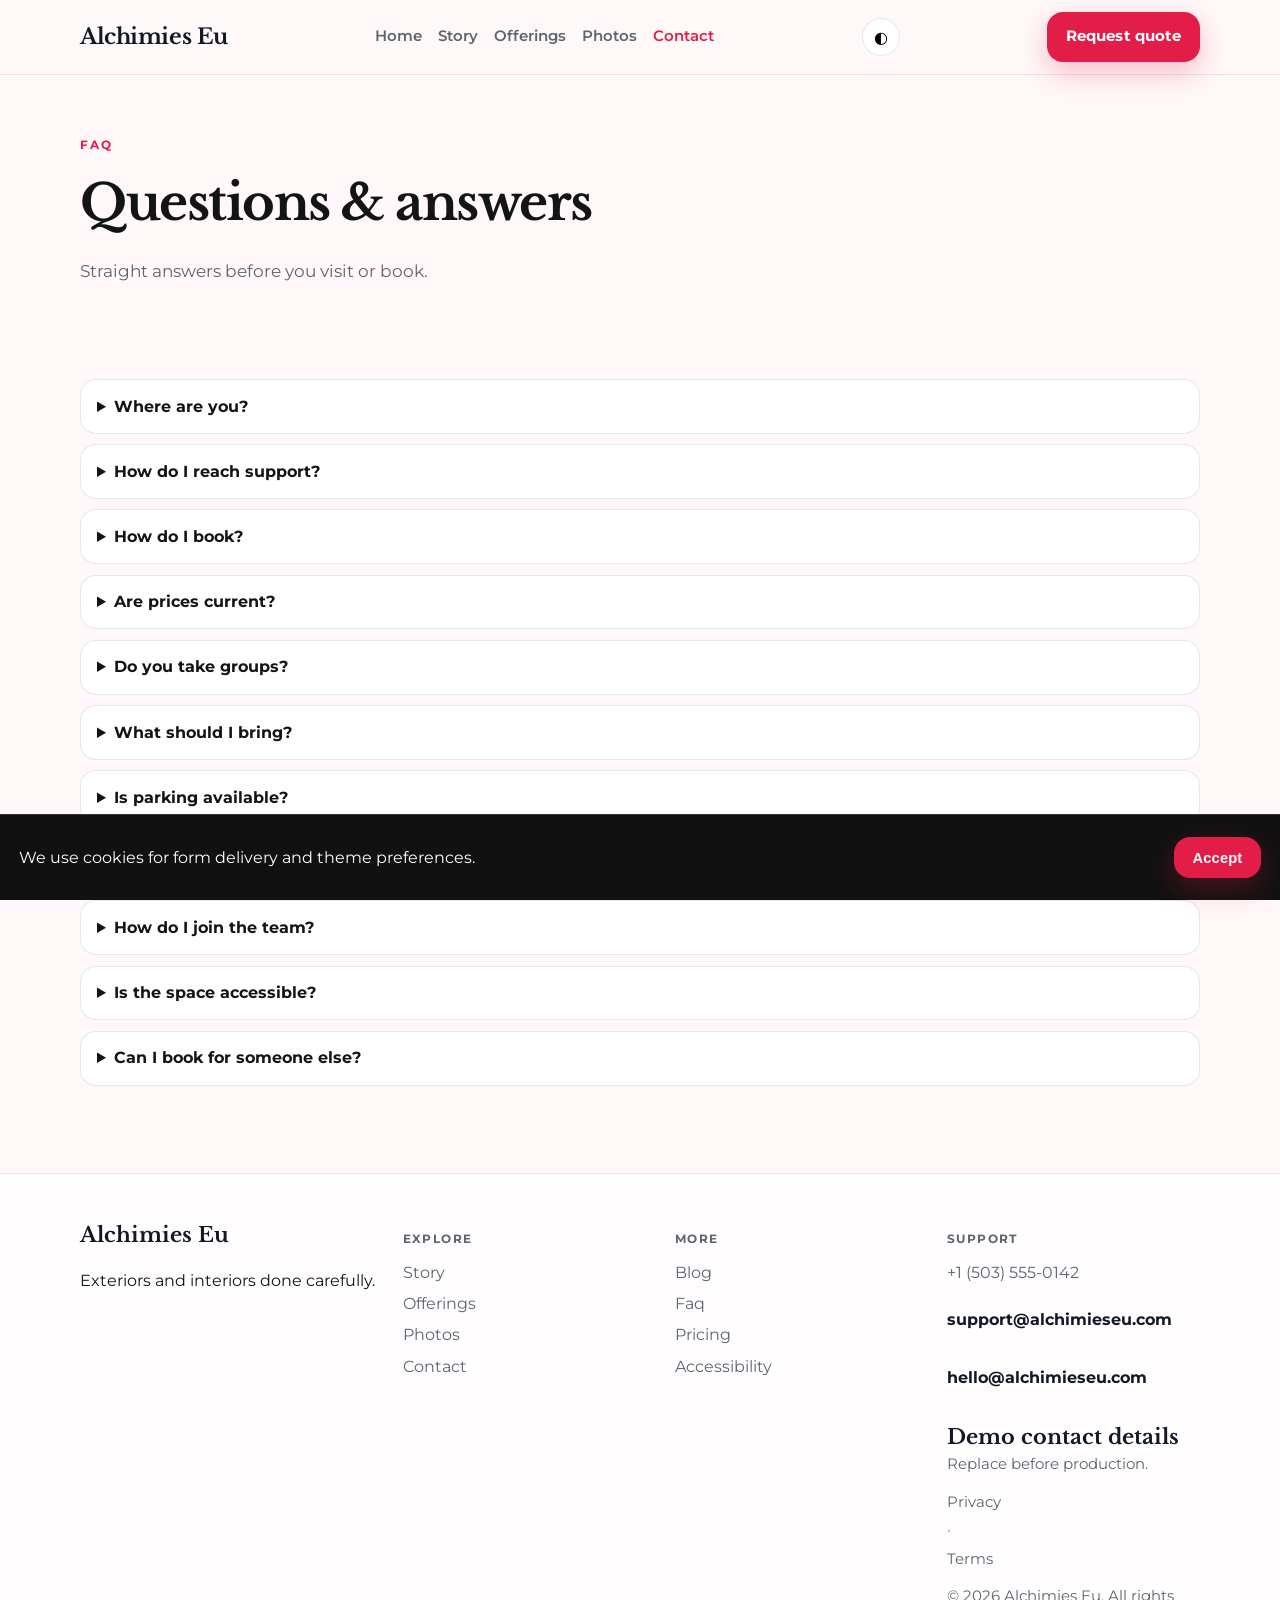
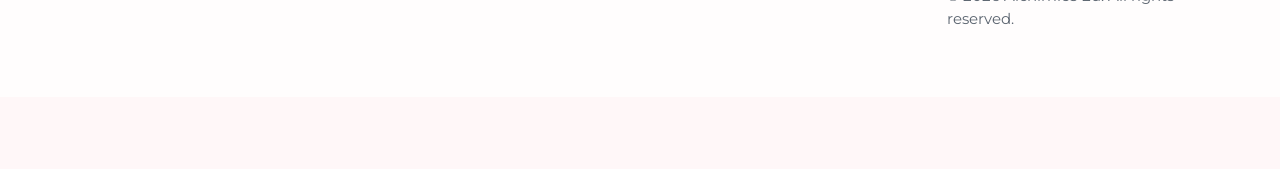
<file: faq.html>
<!DOCTYPE html>
<html lang="en">
<head>
  <meta charset="UTF-8" />
  <meta name="viewport" content="width=device-width, initial-scale=1" />
  <title>FAQ | Alchimies Eu</title>
  <meta name="description" content="Frequently asked questions" />
  <meta property="og:title" content="FAQ | Alchimies Eu" />
  <meta property="og:description" content="Frequently asked questions" />
  <meta property="og:type" content="website" />
  <meta name="twitter:card" content="summary_large_image" />
  <meta name="twitter:title" content="FAQ | Alchimies Eu" />
  <meta name="twitter:description" content="Frequently asked questions" />
  <meta property="og:image" content="assets/img-1.jpg" />
  <meta name="twitter:image" content="assets/img-1.jpg" />
  <meta property="og:url" content="https://alchimies-eu.github.io" />
  <script type="application/ld+json">{"@context": "https://schema.org", "@type": "LocalBusiness", "name": "Alchimies Eu", "description": "Exteriors and interiors done carefully.", "url": "https://alchimies-eu.github.io", "image": "assets/img-1.jpg"}</script>
<script type="application/ld+json">{"@context": "https://schema.org", "@type": "FAQPage", "mainEntity": [{"@type": "Question", "name": "Where are you?", "acceptedAnswer": {"@type": "Answer", "text": "214 Oak Street, Portland, OR. See the map on Visit."}}, {"@type": "Question", "name": "How do I reach support?", "acceptedAnswer": {"@type": "Answer", "text": "Use the Contact form or email support@alchimieseu.com. We reply during open hours."}}, {"@type": "Question", "name": "How do I book?", "acceptedAnswer": {"@type": "Answer", "text": "Send a message on Contact, email bookings@alchimieseu.com, or call +1 (503) 555-0142."}}, {"@type": "Question", "name": "Are prices current?", "acceptedAnswer": {"@type": "Answer", "text": "Listed prices are current and may shift with seasons — we update this site when they do."}}, {"@type": "Question", "name": "Do you take groups?", "acceptedAnswer": {"@type": "Answer", "text": "Yes for many bookings — tell us the size and date and we'll confirm what Alchimies Eu can host."}}, {"@type": "Question", "name": "What should I bring?", "acceptedAnswer": {"@type": "Answer", "text": "Just yourself (and any notes on allergies, sizes, or preferences). We'll handle the rest."}}, {"@type": "Question", "name": "Is parking available?", "acceptedAnswer": {"@type": "Answer", "text": "See Locations for the branch closest to you in Portland."}}, {"@type": "Question", "name": "Where can I read updates?", "acceptedAnswer": {"@type": "Answer", "text": "Blog and Journal pages publish changes before social media."}}, {"@type": "Question", "name": "How do I join the team?", "acceptedAnswer": {"@type": "Answer", "text": "Open roles are listed on Careers — we reply to every application."}}, {"@type": "Question", "name": "Is the space accessible?", "acceptedAnswer": {"@type": "Answer", "text": "See our Accessibility page for entrance, seating and restroom notes."}}, {"@type": "Question", "name": "Can I book for someone else?", "acceptedAnswer": {"@type": "Answer", "text": "Yes — include their name and preferences in the contact form."}}]}</script>
<script type="application/ld+json">{"@context": "https://schema.org", "@type": "WebSite", "name": "Alchimies Eu", "url": "https://alchimies-eu.github.io", "description": "Exteriors and interiors done carefully."}</script>
  <link rel="alternate" hreflang="en" href="index.html" />
  <link rel="alternate" hreflang="x-default" href="index.html" />
  <meta name="theme-color" content="#111111" />
  <link rel="preconnect" href="https://fonts.googleapis.com" />
  <link rel="preconnect" href="https://fonts.gstatic.com" crossorigin />
  <link href="https://fonts.googleapis.com/css2?family=Libre+Baskerville:wght@700&family=Montserrat:wght@400;500;600;700&display=swap" rel="stylesheet" />
  <link rel="stylesheet" href="styles.css" />
  <link rel="icon" href="favicon.svg" type="image/svg+xml" />
</head>
<body>

  <header class="top">
    <div class="shell bar">
      <a class="logo" href="index.html">Alchimies Eu</a>
      <button class="nav-toggle" type="button" aria-label="Open menu" data-nav-toggle>
        <span></span><span></span><span></span>
      </button>
      <nav data-nav><a href="index.html">Home</a><a href="story.html">Story</a><a href="offerings.html">Offerings</a><a href="gallery.html">Photos</a><a href="contact.html" class="on">Contact</a></nav>
      <button type="button" class="theme-toggle" data-theme-toggle aria-label="Toggle dark mode">◐</button>
      <a class="cta" href="contact.html" data-open-book>Request quote</a>
    </div>
  </header>  <main class="page">
    <section class="page-hero"><div class="shell">
      <p class="eyebrow">FAQ</p>
      <h1>Questions &amp; answers</h1>
      <p class="lead">Straight answers before you visit or book.</p>
    </div></section>
    <section class="block"><div class="shell faq-page"><details class='faq-item reveal'><summary>Where are you?</summary><p>214 Oak Street, Portland, OR. See the map on Visit.</p></details><details class='faq-item reveal'><summary>How do I reach support?</summary><p>Use the Contact form or email support@alchimieseu.com. We reply during open hours.</p></details><details class='faq-item reveal'><summary>How do I book?</summary><p>Send a message on Contact, email bookings@alchimieseu.com, or call +1 (503) 555-0142.</p></details><details class='faq-item reveal'><summary>Are prices current?</summary><p>Listed prices are current and may shift with seasons — we update this site when they do.</p></details><details class='faq-item reveal'><summary>Do you take groups?</summary><p>Yes for many bookings — tell us the size and date and we&#x27;ll confirm what Alchimies Eu can host.</p></details><details class='faq-item reveal'><summary>What should I bring?</summary><p>Just yourself (and any notes on allergies, sizes, or preferences). We&#x27;ll handle the rest.</p></details><details class='faq-item reveal'><summary>Is parking available?</summary><p>See Locations for the branch closest to you in Portland.</p></details><details class='faq-item reveal'><summary>Where can I read updates?</summary><p>Blog and Journal pages publish changes before social media.</p></details><details class='faq-item reveal'><summary>How do I join the team?</summary><p>Open roles are listed on Careers — we reply to every application.</p></details><details class='faq-item reveal'><summary>Is the space accessible?</summary><p>See our Accessibility page for entrance, seating and restroom notes.</p></details><details class='faq-item reveal'><summary>Can I book for someone else?</summary><p>Yes — include their name and preferences in the contact form.</p></details></div></section>
  </main>
  <footer class="foot">
    <div class="shell foot-grid">
      <div>
        <strong>Alchimies Eu</strong>
        <p>Exteriors and interiors done carefully.</p>
        
      </div>
      <div>
        <p class="fh">Explore</p>
        <a href="story.html">Story</a><a href="offerings.html">Offerings</a><a href="gallery.html">Photos</a><a href="contact.html">Contact</a>
      </div>
      <div>
        <p class="fh">More</p>
        <a href="blog.html">Blog</a><a href="faq.html">Faq</a><a href="pricing.html">Pricing</a><a href="accessibility.html">Accessibility</a>
      </div>
      <div>
        <p class="fh">Support</p>
        <a href="tel:+15035550142">+1 (503) 555-0142</a>
        <p class="mail-plain">support@alchimieseu.com</p>
        <p class="mail-plain">hello@alchimieseu.com</p>
        
        <p class="foot-meta"><strong>Demo contact details</strong><br/>Replace before production.</p>
        <p class="foot-meta"><a href="privacy.html">Privacy</a> · <a href="terms.html">Terms</a></p>
        <p class="foot-meta">© 2026 Alchimies Eu. All rights reserved.</p>
      </div>
    </div>
  </footer>
  <div class="cookie-bar" data-cookie-bar hidden>
    <p>We use cookies for form delivery and theme preferences.</p>
    <button type="button" class="btn solid" data-cookie-accept>Accept</button>
  </div>
  <div class="mobile-cta">
    <a href="tel:+15035550142">Call</a>
    <button type="button" data-open-book>Request quote</button>
    
  </div>
  <div class="toast" data-toast hidden></div>

  <div class="modal" data-book-modal hidden>
    <div class="modal-card">
      <button class="modal-close" type="button" data-close-book aria-label="Close">×</button>
      <p class="eyebrow">Quick request</p>
      <h3>Contact Alchimies Eu</h3>
      <p class="lead">Send the essentials and we will reply by email.</p>
      <form class="contact-form compact" data-quick-book data-support="support@alchimieseu.com">
        <label>Name<input name="name" required placeholder="Your name" /></label>
        <label>Email<input type="email" name="email" required placeholder="you@email.com" /></label>
        <label>Timing<input name="when" required placeholder="Preferred date or timeline" /></label>
        <label>Notes<textarea name="message" rows="3" placeholder="Project, product, service or other details…"></textarea></label>
        <button class="btn solid" type="submit">Request quote</button>
      </form>
    </div>
  </div>

  <div class="lightbox" data-lightbox hidden>
    <button class="modal-close" type="button" data-lightbox-close aria-label="Close">×</button>
    <img data-lightbox-img alt="" />
    <div class="lightbox-nav">
      <button type="button" data-lightbox-prev>‹</button>
      <button type="button" data-lightbox-next>›</button>
    </div>
  </div>
  <script src="site.js"></script>
</body></html>
</file>
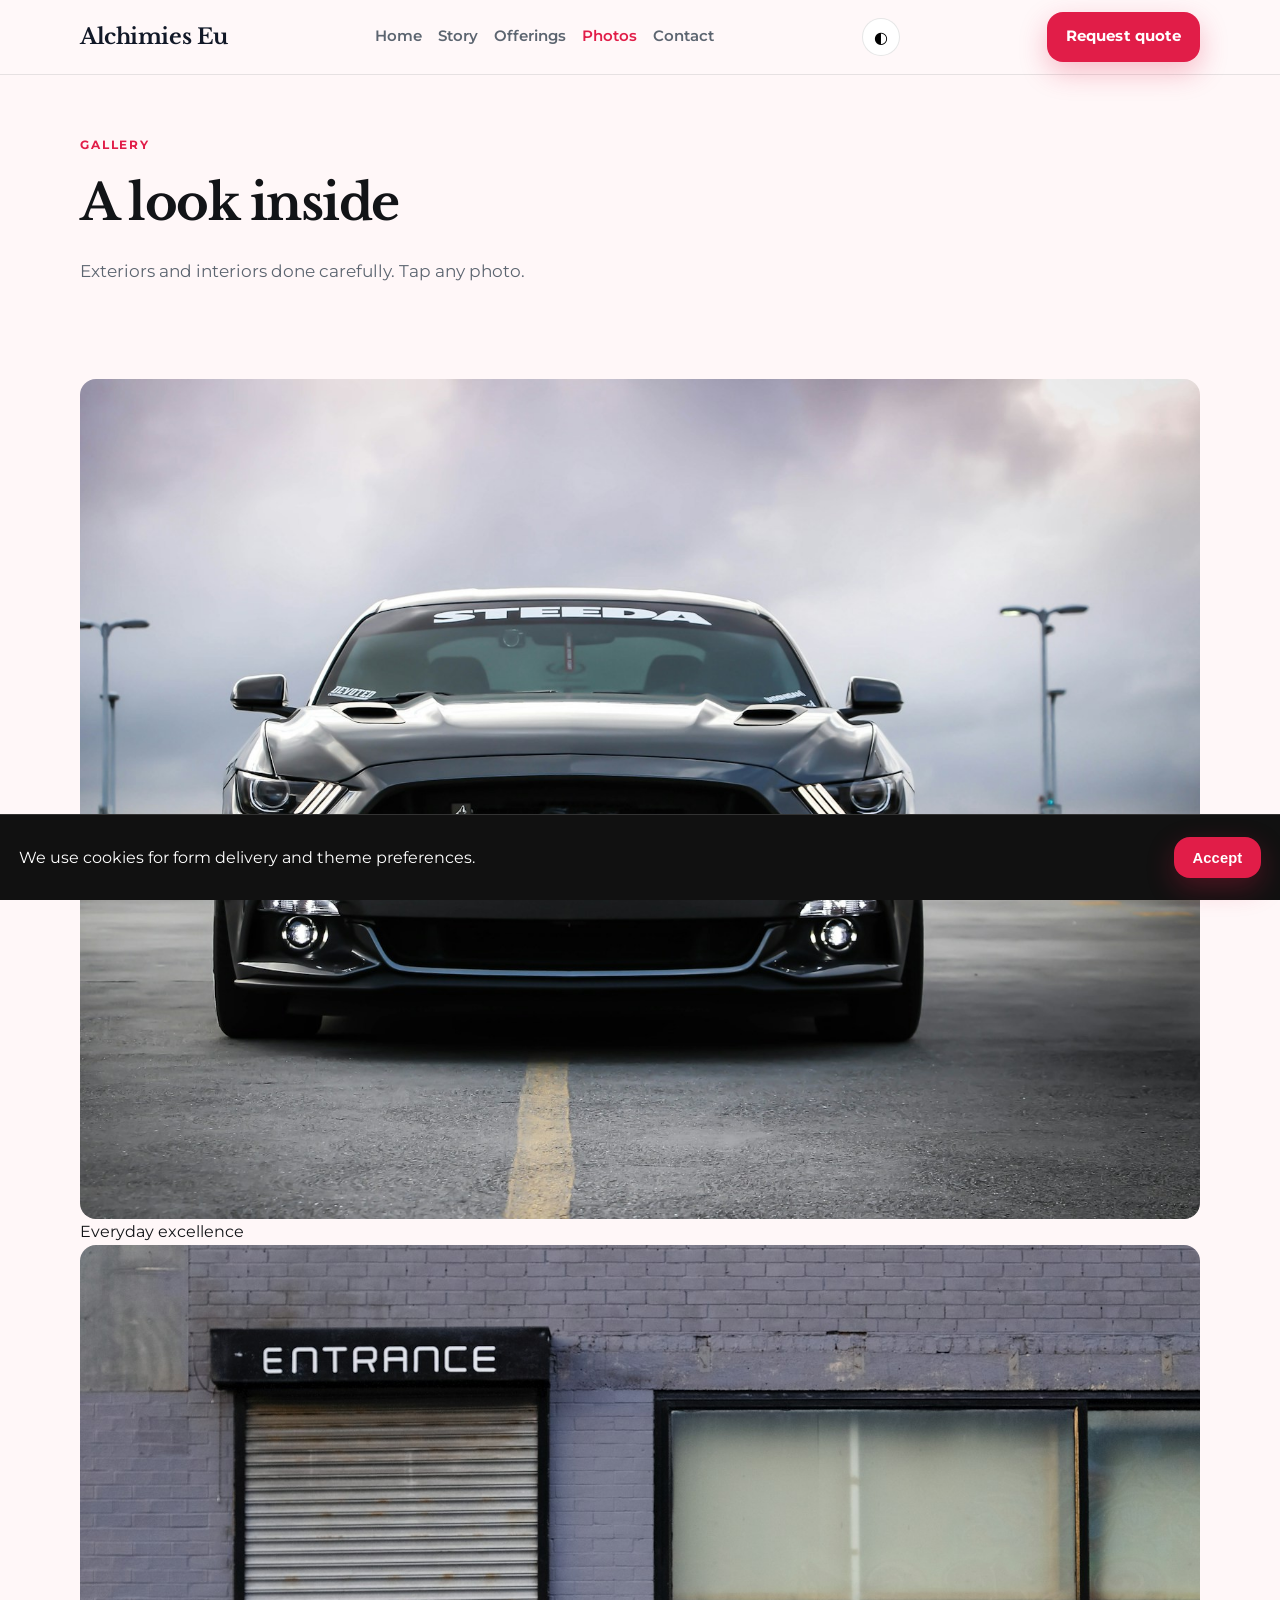
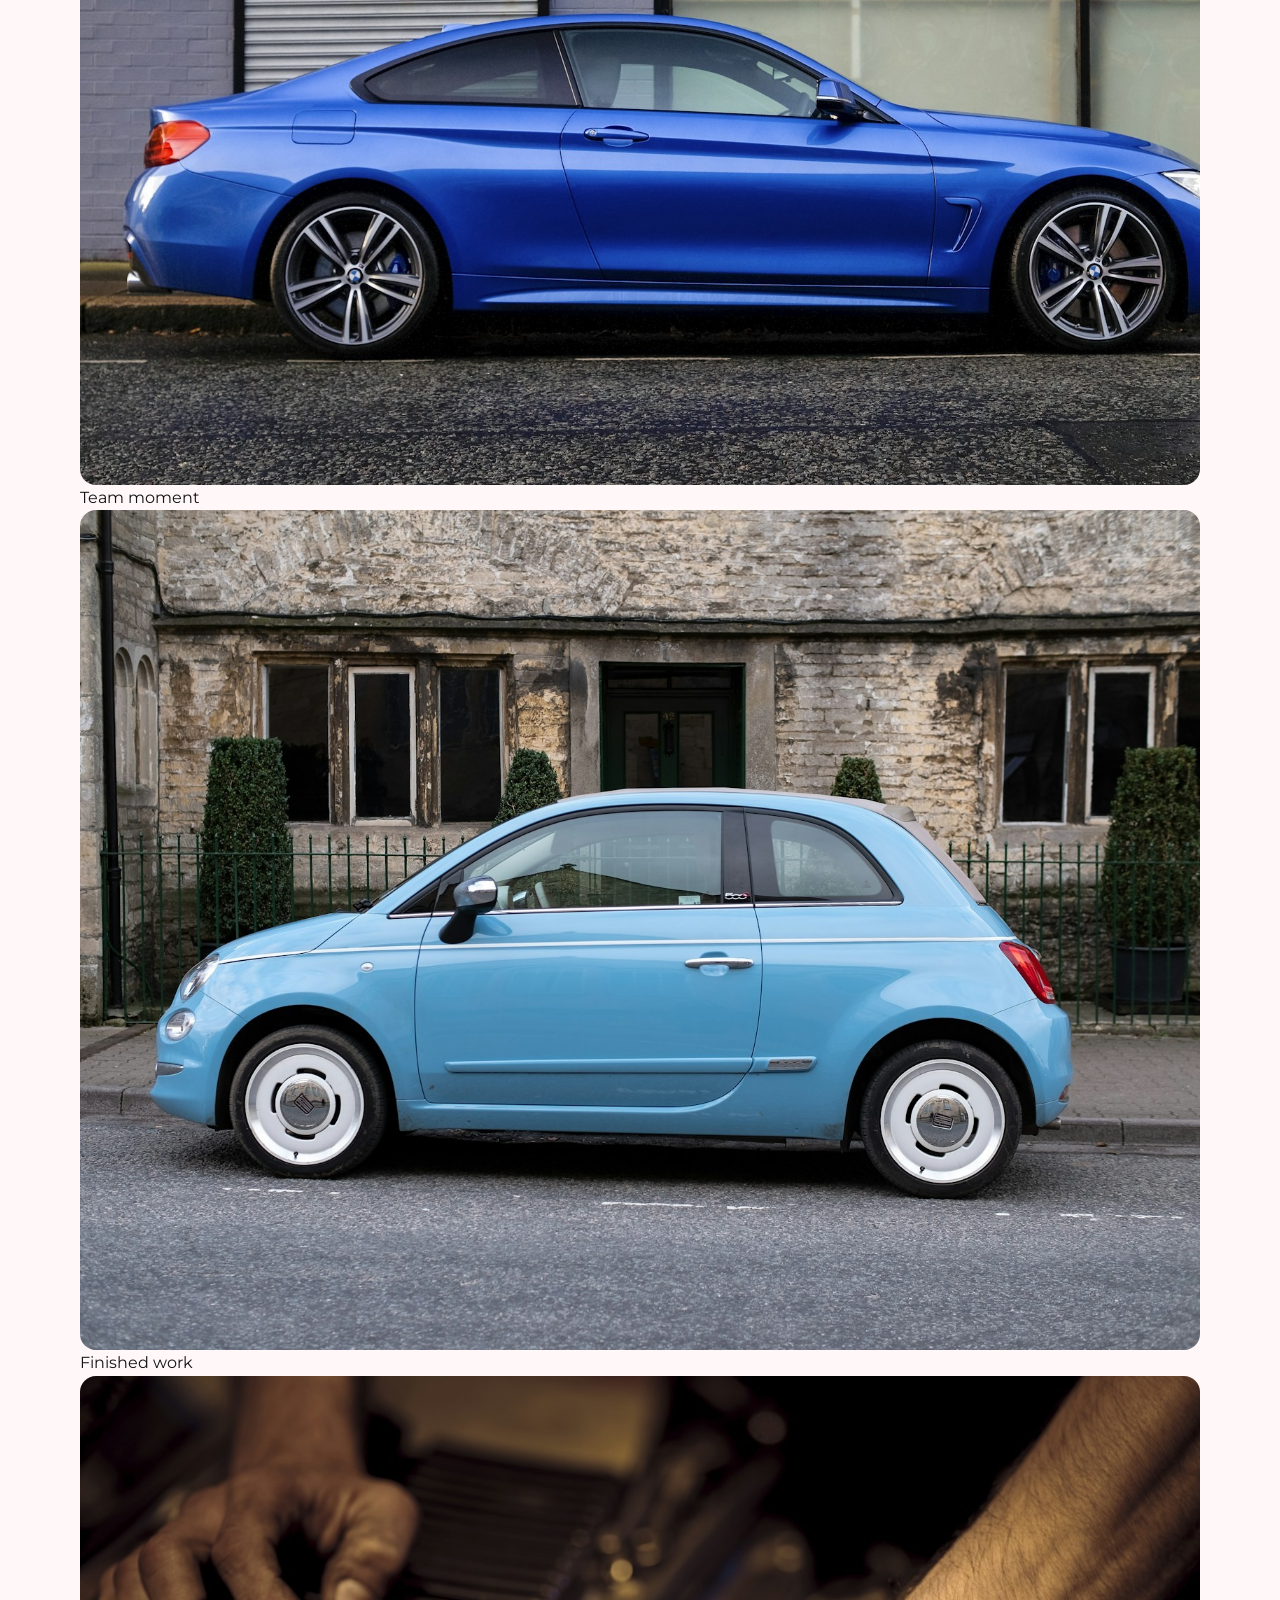
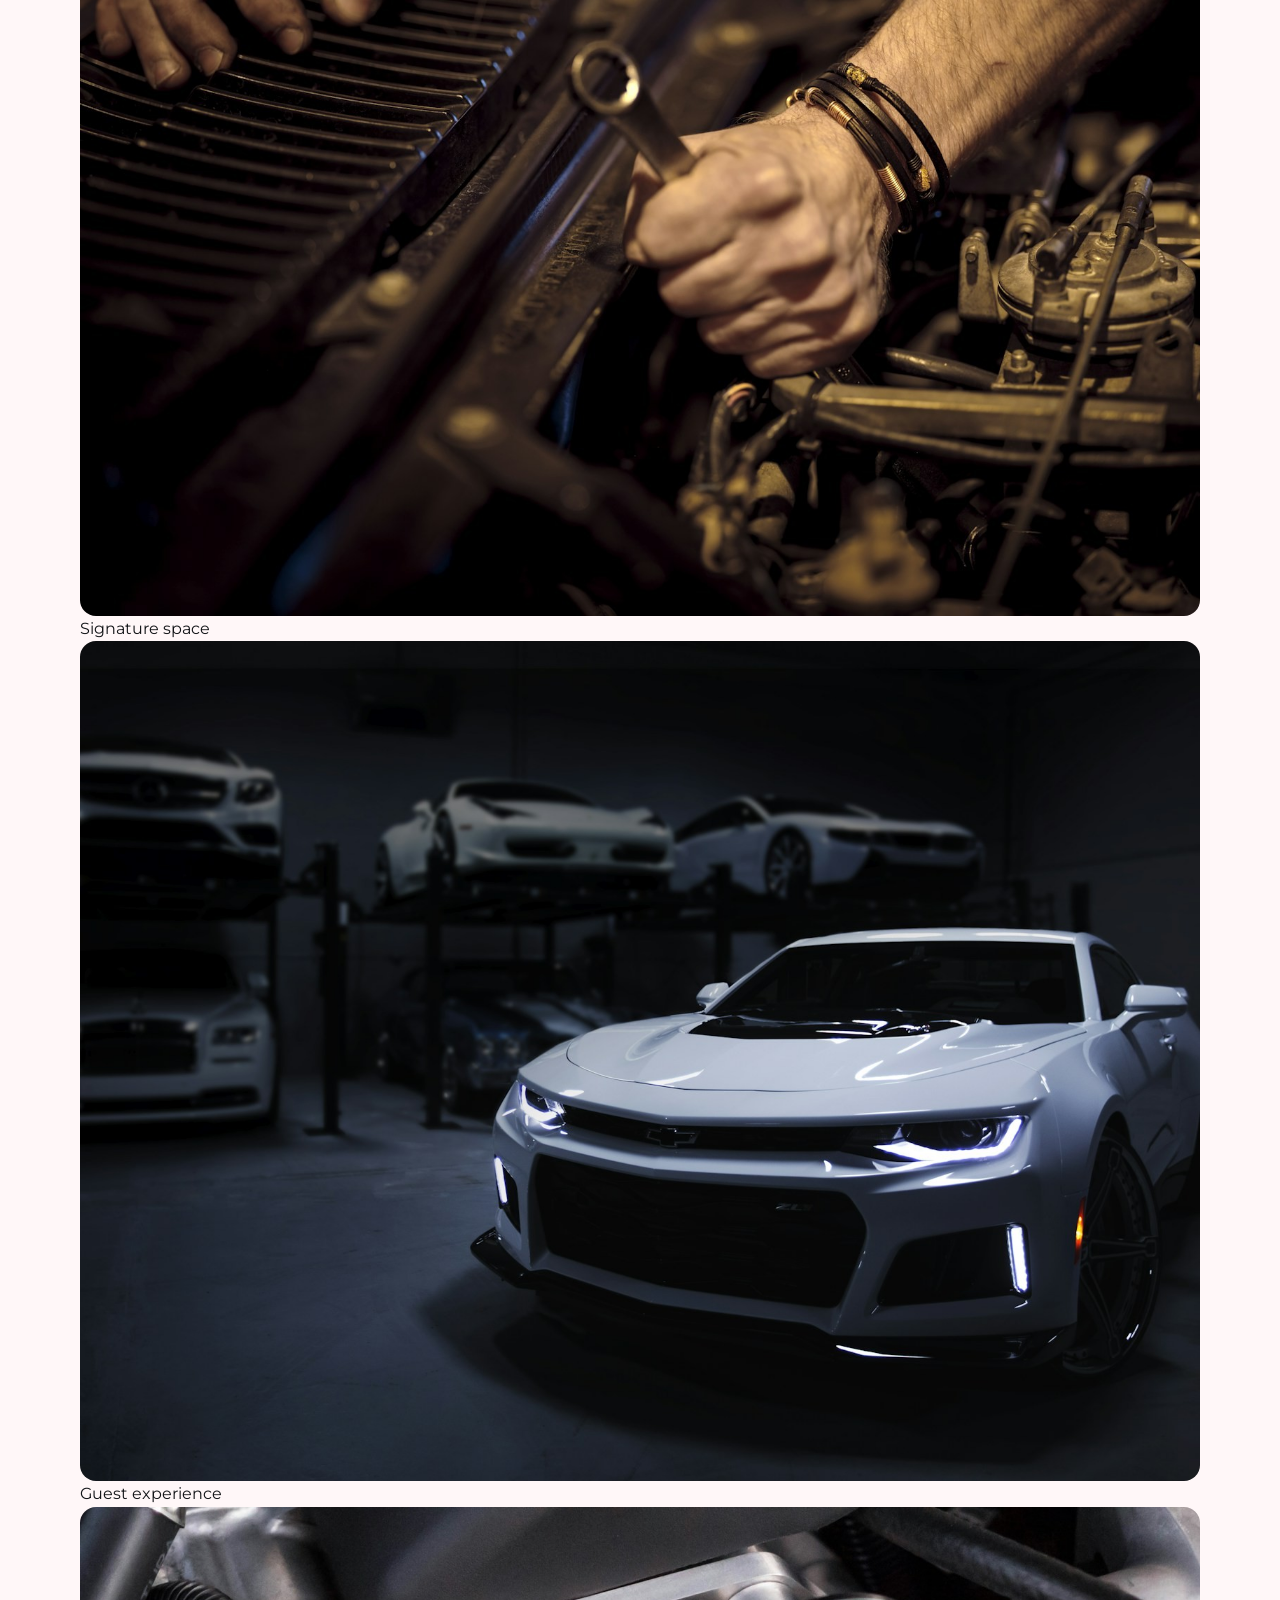
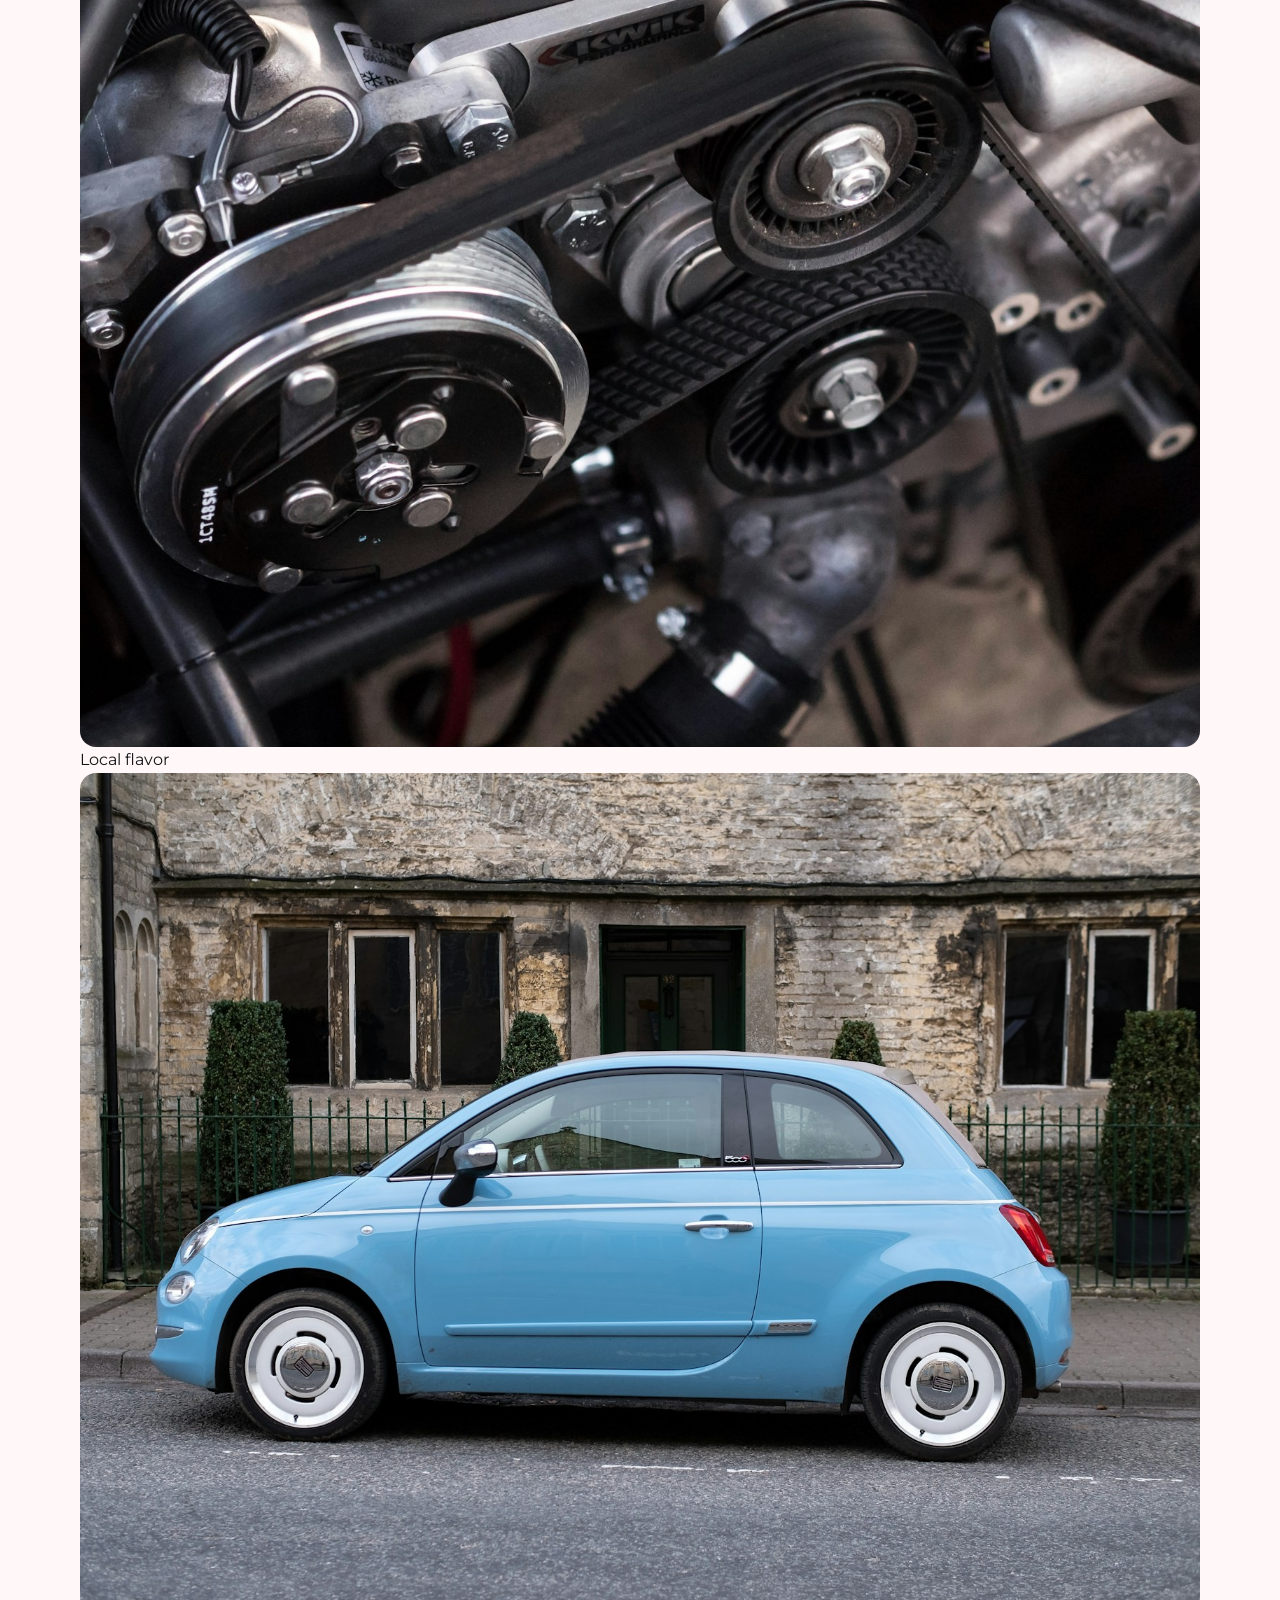
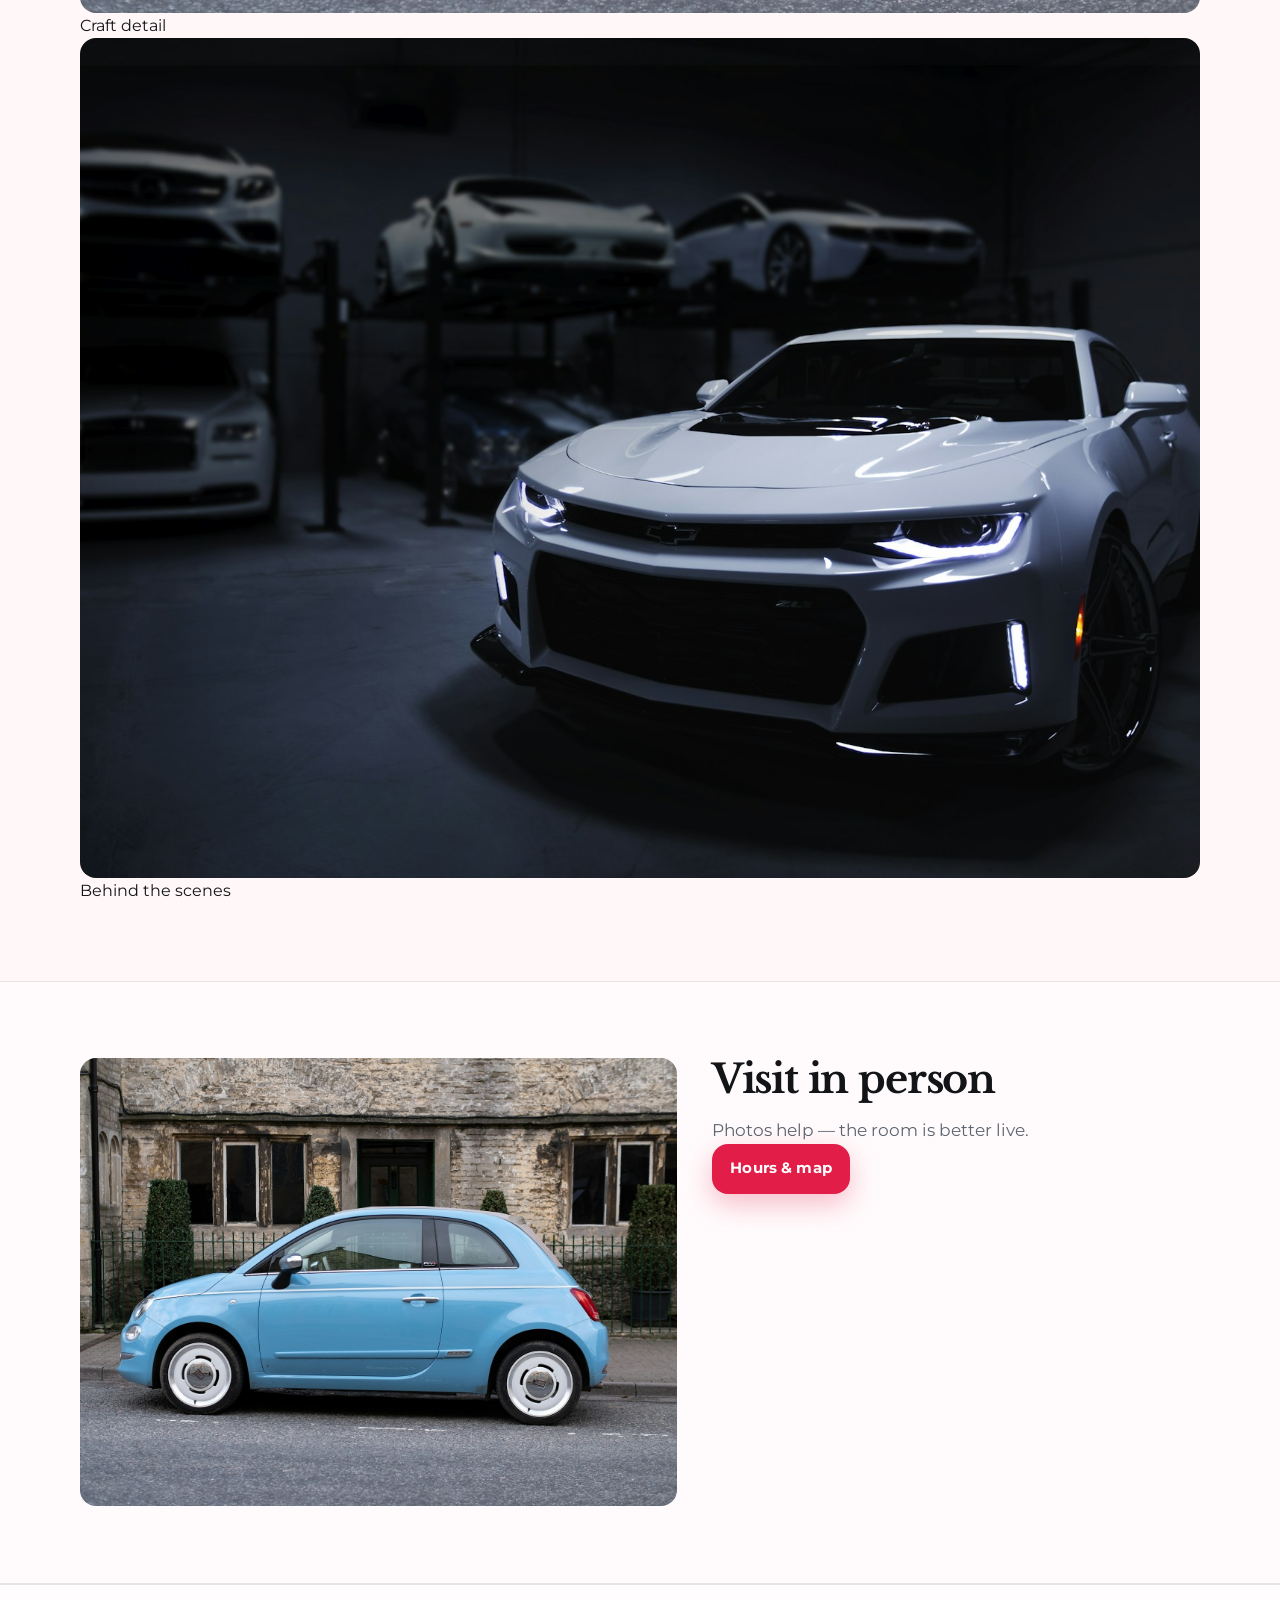
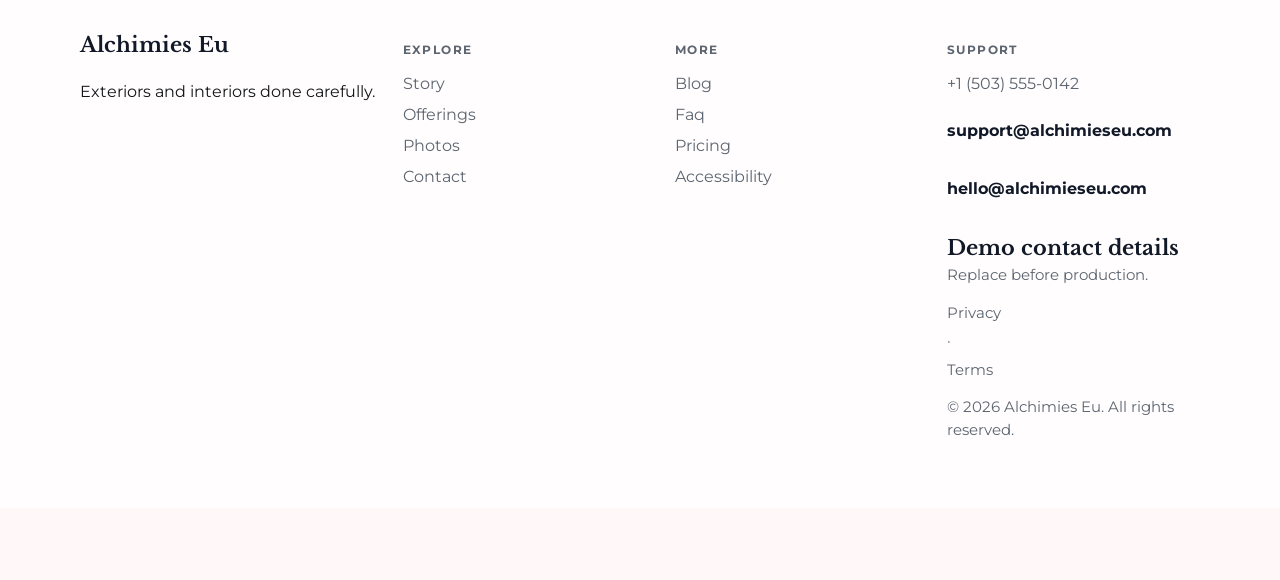
<file: gallery.html>
<!DOCTYPE html>
<html lang="en">
<head>
  <meta charset="UTF-8" />
  <meta name="viewport" content="width=device-width, initial-scale=1" />
  <title>Gallery | Alchimies Eu</title>
  <meta name="description" content="Photos from Alchimies Eu" />
  <meta property="og:title" content="Gallery | Alchimies Eu" />
  <meta property="og:description" content="Photos from Alchimies Eu" />
  <meta property="og:type" content="website" />
  <meta name="twitter:card" content="summary_large_image" />
  <meta name="twitter:title" content="Gallery | Alchimies Eu" />
  <meta name="twitter:description" content="Photos from Alchimies Eu" />
  <meta property="og:image" content="assets/img-1.jpg" />
  <meta name="twitter:image" content="assets/img-1.jpg" />
  <meta property="og:url" content="https://alchimies-eu.github.io" />
  <script type="application/ld+json">{"@context": "https://schema.org", "@type": "LocalBusiness", "name": "Alchimies Eu", "description": "Exteriors and interiors done carefully.", "url": "https://alchimies-eu.github.io", "image": "assets/img-1.jpg"}</script>
<script type="application/ld+json">{"@context": "https://schema.org", "@type": "FAQPage", "mainEntity": [{"@type": "Question", "name": "Where are you?", "acceptedAnswer": {"@type": "Answer", "text": "214 Oak Street, Portland, OR. See the map on Visit."}}, {"@type": "Question", "name": "How do I reach support?", "acceptedAnswer": {"@type": "Answer", "text": "Use the Contact form or email support@alchimieseu.com. We reply during open hours."}}, {"@type": "Question", "name": "How do I book?", "acceptedAnswer": {"@type": "Answer", "text": "Send a message on Contact, email bookings@alchimieseu.com, or call +1 (503) 555-0142."}}, {"@type": "Question", "name": "Are prices current?", "acceptedAnswer": {"@type": "Answer", "text": "Listed prices are current and may shift with seasons — we update this site when they do."}}, {"@type": "Question", "name": "Do you take groups?", "acceptedAnswer": {"@type": "Answer", "text": "Yes for many bookings — tell us the size and date and we'll confirm what Alchimies Eu can host."}}, {"@type": "Question", "name": "What should I bring?", "acceptedAnswer": {"@type": "Answer", "text": "Just yourself (and any notes on allergies, sizes, or preferences). We'll handle the rest."}}, {"@type": "Question", "name": "Is parking available?", "acceptedAnswer": {"@type": "Answer", "text": "See Locations for the branch closest to you in Portland."}}, {"@type": "Question", "name": "Where can I read updates?", "acceptedAnswer": {"@type": "Answer", "text": "Blog and Journal pages publish changes before social media."}}, {"@type": "Question", "name": "How do I join the team?", "acceptedAnswer": {"@type": "Answer", "text": "Open roles are listed on Careers — we reply to every application."}}, {"@type": "Question", "name": "Is the space accessible?", "acceptedAnswer": {"@type": "Answer", "text": "See our Accessibility page for entrance, seating and restroom notes."}}, {"@type": "Question", "name": "Can I book for someone else?", "acceptedAnswer": {"@type": "Answer", "text": "Yes — include their name and preferences in the contact form."}}]}</script>
<script type="application/ld+json">{"@context": "https://schema.org", "@type": "WebSite", "name": "Alchimies Eu", "url": "https://alchimies-eu.github.io", "description": "Exteriors and interiors done carefully."}</script>
  <link rel="alternate" hreflang="en" href="index.html" />
  <link rel="alternate" hreflang="x-default" href="index.html" />
  <meta name="theme-color" content="#111111" />
  <link rel="preconnect" href="https://fonts.googleapis.com" />
  <link rel="preconnect" href="https://fonts.gstatic.com" crossorigin />
  <link href="https://fonts.googleapis.com/css2?family=Libre+Baskerville:wght@700&family=Montserrat:wght@400;500;600;700&display=swap" rel="stylesheet" />
  <link rel="stylesheet" href="styles.css" />
  <link rel="icon" href="favicon.svg" type="image/svg+xml" />
</head>
<body>

  <header class="top">
    <div class="shell bar">
      <a class="logo" href="index.html">Alchimies Eu</a>
      <button class="nav-toggle" type="button" aria-label="Open menu" data-nav-toggle>
        <span></span><span></span><span></span>
      </button>
      <nav data-nav><a href="index.html">Home</a><a href="story.html">Story</a><a href="offerings.html">Offerings</a><a href="gallery.html" class="on">Photos</a><a href="contact.html">Contact</a></nav>
      <button type="button" class="theme-toggle" data-theme-toggle aria-label="Toggle dark mode">◐</button>
      <a class="cta" href="contact.html" data-open-book>Request quote</a>
    </div>
  </header>  <main class="page">
    <section class="page-hero"><div class="shell">
      <p class="eyebrow">Gallery</p><h1>A look inside</h1><p class="lead">Exteriors and interiors done carefully. Tap any photo.</p>
    </div></section>
    <section class="block"><div class="shell gallery-cards" data-gallery-list="assets/img-3.jpg,assets/img-4.jpg,assets/img-5.jpg,assets/img-6.jpg,assets/img-7.jpg,assets/img-8.jpg,assets/img-9.jpg,assets/img-10.jpg"><figure><button type="button" class="gal-btn" data-gallery-open data-index="0"><img src="assets/img-3.jpg" alt="Everyday excellence at Alchimies Eu" loading="lazy" /></button><figcaption>Everyday excellence</figcaption></figure>
<figure><button type="button" class="gal-btn" data-gallery-open data-index="1"><img src="assets/img-4.jpg" alt="Team moment at Alchimies Eu" loading="lazy" /></button><figcaption>Team moment</figcaption></figure>
<figure><button type="button" class="gal-btn" data-gallery-open data-index="2"><img src="assets/img-5.jpg" alt="Finished work at Alchimies Eu" loading="lazy" /></button><figcaption>Finished work</figcaption></figure>
<figure><button type="button" class="gal-btn" data-gallery-open data-index="3"><img src="assets/img-6.jpg" alt="Signature space at Alchimies Eu" loading="lazy" /></button><figcaption>Signature space</figcaption></figure>
<figure><button type="button" class="gal-btn" data-gallery-open data-index="4"><img src="assets/img-7.jpg" alt="Guest experience at Alchimies Eu" loading="lazy" /></button><figcaption>Guest experience</figcaption></figure>
<figure><button type="button" class="gal-btn" data-gallery-open data-index="5"><img src="assets/img-8.jpg" alt="Local flavor at Alchimies Eu" loading="lazy" /></button><figcaption>Local flavor</figcaption></figure>
<figure><button type="button" class="gal-btn" data-gallery-open data-index="6"><img src="assets/img-9.jpg" alt="Craft detail at Alchimies Eu" loading="lazy" /></button><figcaption>Craft detail</figcaption></figure>
<figure><button type="button" class="gal-btn" data-gallery-open data-index="7"><img src="assets/img-10.jpg" alt="Behind the scenes at Alchimies Eu" loading="lazy" /></button><figcaption>Behind the scenes</figcaption></figure></div></section>
    <section class="block tint"><div class="shell split">
      <img class="solo" src="assets/img-9.jpg" alt="Alchimies Eu" />
      <div><h2>Visit in person</h2><p class="lead">Photos help — the room is better live.</p>
      <a class="btn solid" href="contact.html">Hours &amp; map</a></div>
    </div></section>
  </main>
  <footer class="foot">
    <div class="shell foot-grid">
      <div>
        <strong>Alchimies Eu</strong>
        <p>Exteriors and interiors done carefully.</p>
        
      </div>
      <div>
        <p class="fh">Explore</p>
        <a href="story.html">Story</a><a href="offerings.html">Offerings</a><a href="gallery.html">Photos</a><a href="contact.html">Contact</a>
      </div>
      <div>
        <p class="fh">More</p>
        <a href="blog.html">Blog</a><a href="faq.html">Faq</a><a href="pricing.html">Pricing</a><a href="accessibility.html">Accessibility</a>
      </div>
      <div>
        <p class="fh">Support</p>
        <a href="tel:+15035550142">+1 (503) 555-0142</a>
        <p class="mail-plain">support@alchimieseu.com</p>
        <p class="mail-plain">hello@alchimieseu.com</p>
        
        <p class="foot-meta"><strong>Demo contact details</strong><br/>Replace before production.</p>
        <p class="foot-meta"><a href="privacy.html">Privacy</a> · <a href="terms.html">Terms</a></p>
        <p class="foot-meta">© 2026 Alchimies Eu. All rights reserved.</p>
      </div>
    </div>
  </footer>
  <div class="cookie-bar" data-cookie-bar hidden>
    <p>We use cookies for form delivery and theme preferences.</p>
    <button type="button" class="btn solid" data-cookie-accept>Accept</button>
  </div>
  <div class="mobile-cta">
    <a href="tel:+15035550142">Call</a>
    <button type="button" data-open-book>Request quote</button>
    
  </div>
  <div class="toast" data-toast hidden></div>

  <div class="modal" data-book-modal hidden>
    <div class="modal-card">
      <button class="modal-close" type="button" data-close-book aria-label="Close">×</button>
      <p class="eyebrow">Quick request</p>
      <h3>Contact Alchimies Eu</h3>
      <p class="lead">Send the essentials and we will reply by email.</p>
      <form class="contact-form compact" data-quick-book data-support="support@alchimieseu.com">
        <label>Name<input name="name" required placeholder="Your name" /></label>
        <label>Email<input type="email" name="email" required placeholder="you@email.com" /></label>
        <label>Timing<input name="when" required placeholder="Preferred date or timeline" /></label>
        <label>Notes<textarea name="message" rows="3" placeholder="Project, product, service or other details…"></textarea></label>
        <button class="btn solid" type="submit">Request quote</button>
      </form>
    </div>
  </div>

  <div class="lightbox" data-lightbox hidden>
    <button class="modal-close" type="button" data-lightbox-close aria-label="Close">×</button>
    <img data-lightbox-img alt="" />
    <div class="lightbox-nav">
      <button type="button" data-lightbox-prev>‹</button>
      <button type="button" data-lightbox-next>›</button>
    </div>
  </div>
  <script src="site.js"></script>
</body></html>
</file>
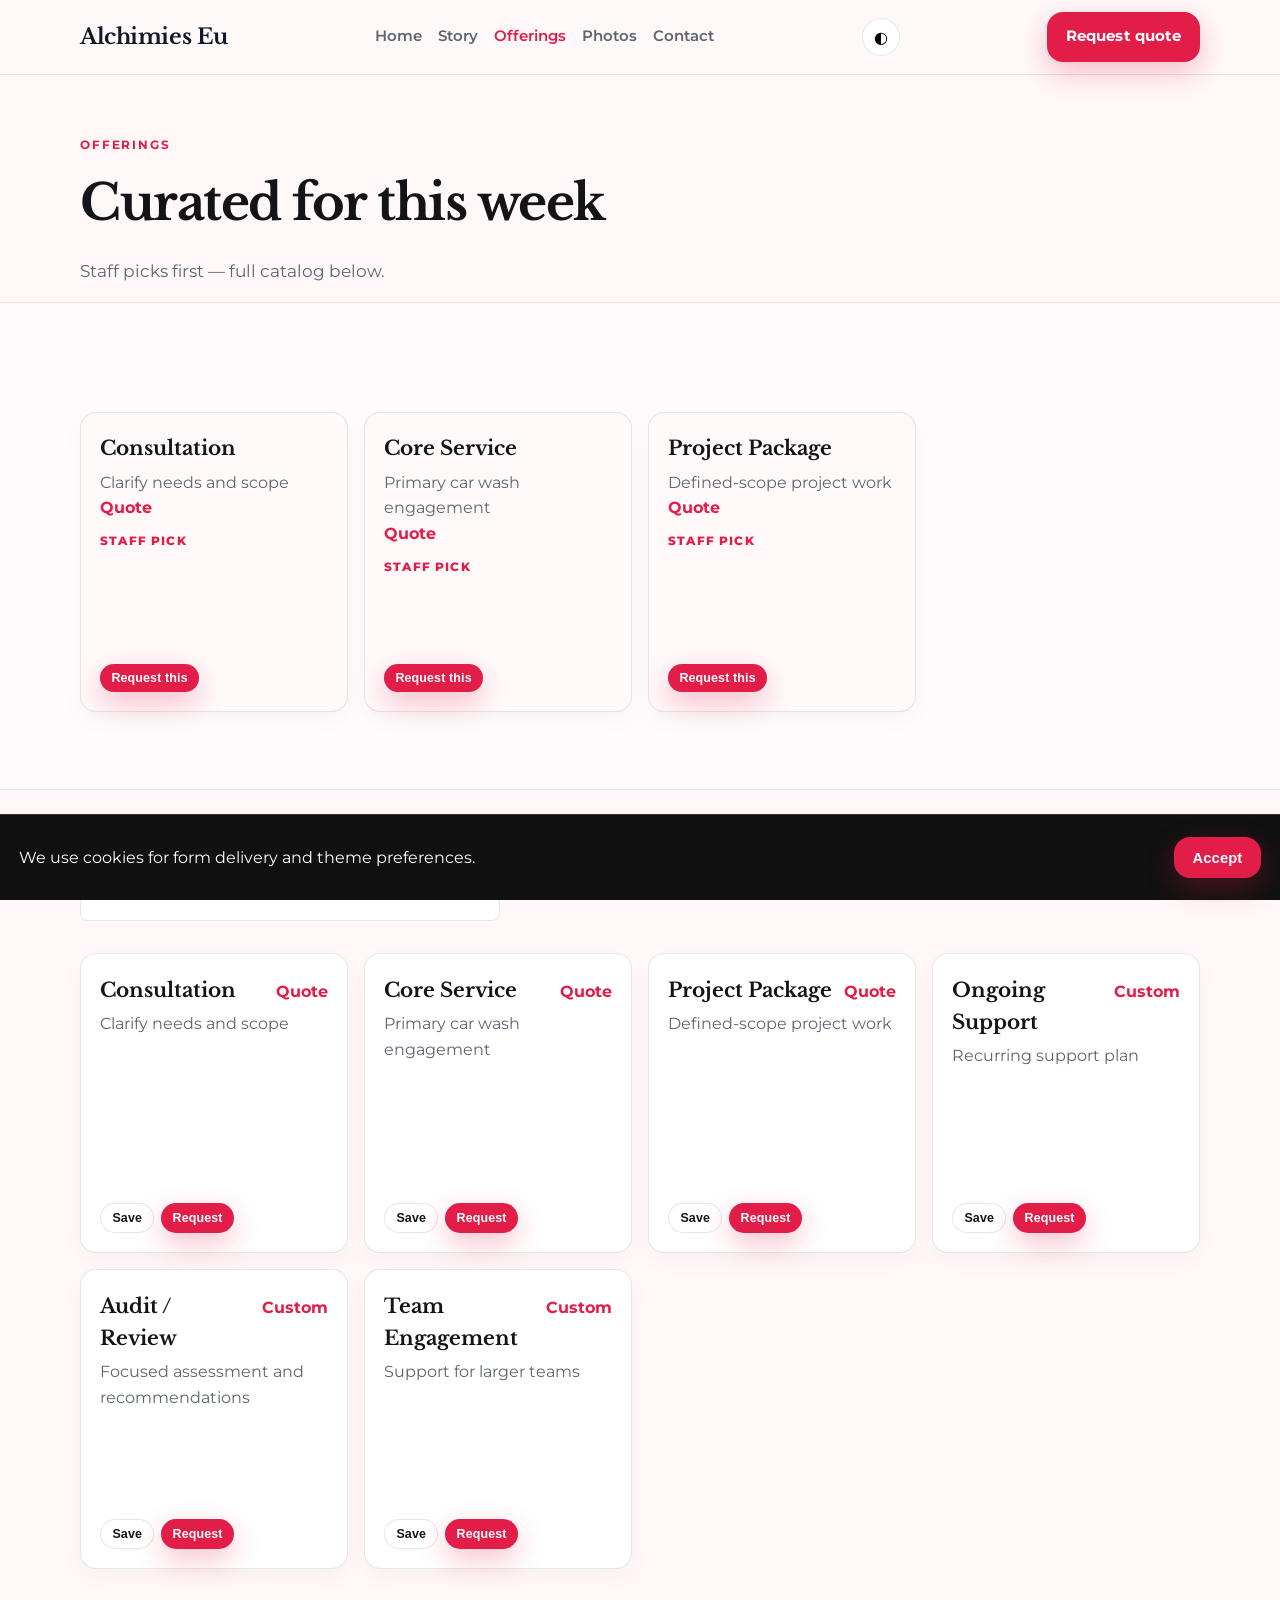
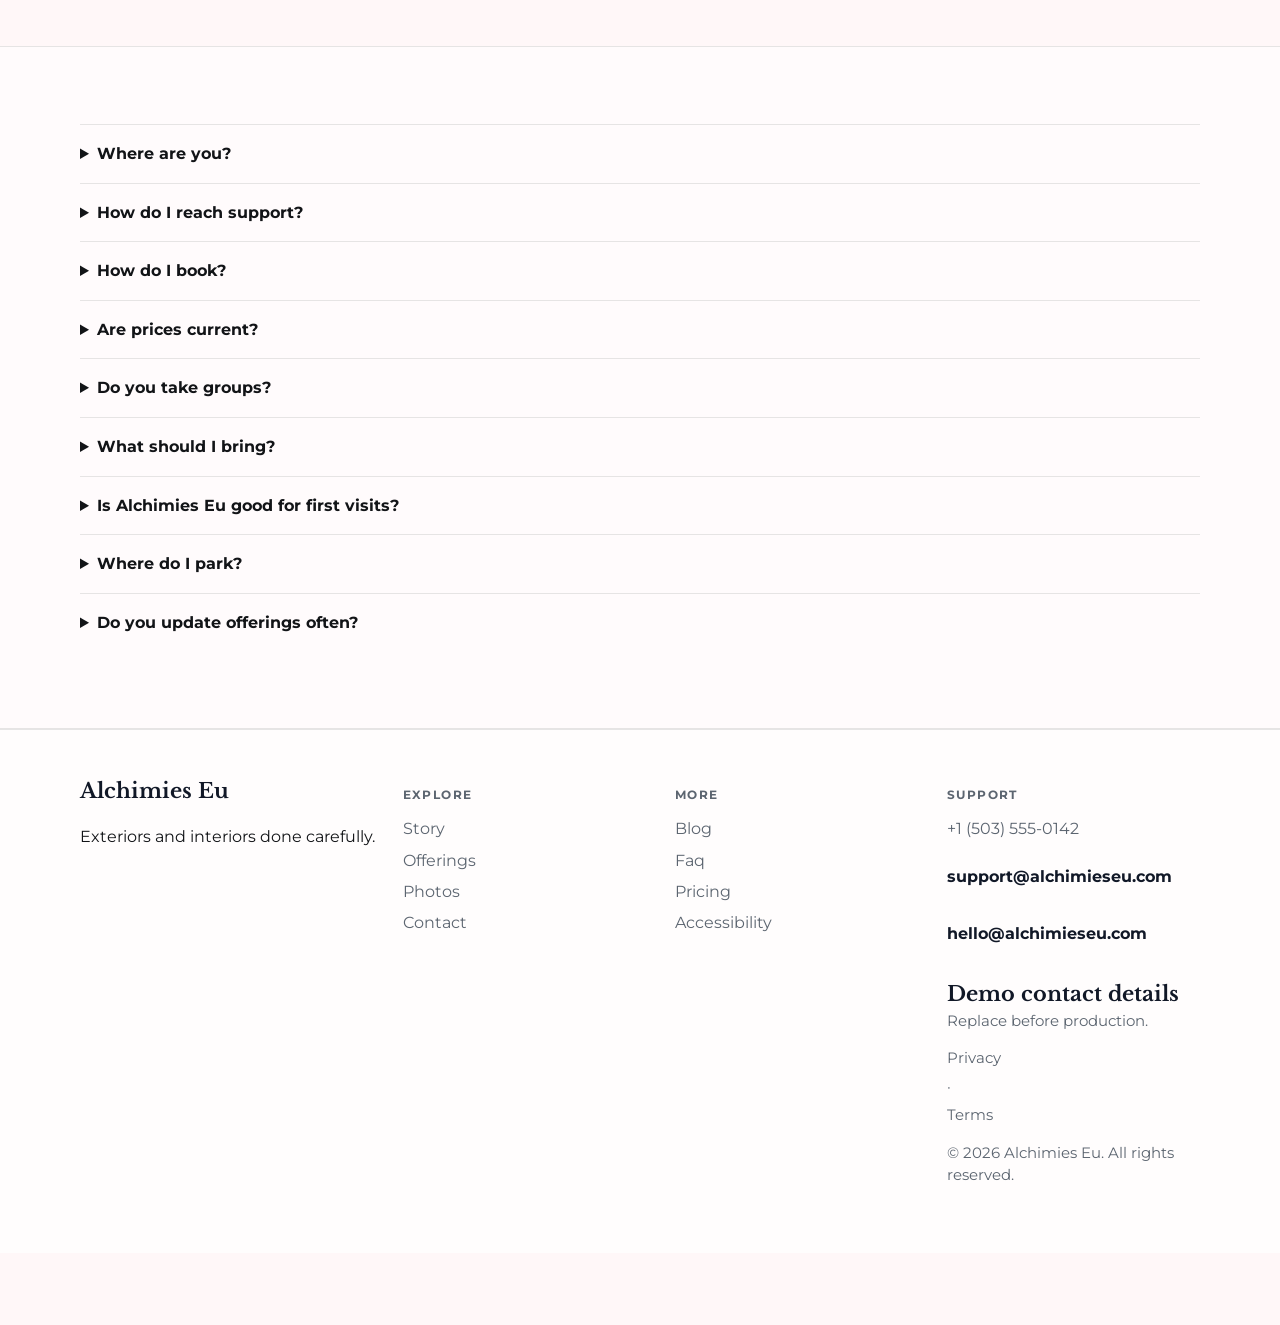
<file: offerings.html>
<!DOCTYPE html>
<html lang="en">
<head>
  <meta charset="UTF-8" />
  <meta name="viewport" content="width=device-width, initial-scale=1" />
  <title>Offerings | Alchimies Eu</title>
  <meta name="description" content="Offerings — Alchimies Eu" />
  <meta property="og:title" content="Offerings | Alchimies Eu" />
  <meta property="og:description" content="Offerings — Alchimies Eu" />
  <meta property="og:type" content="website" />
  <meta name="twitter:card" content="summary_large_image" />
  <meta name="twitter:title" content="Offerings | Alchimies Eu" />
  <meta name="twitter:description" content="Offerings — Alchimies Eu" />
  <meta property="og:image" content="assets/img-1.jpg" />
  <meta name="twitter:image" content="assets/img-1.jpg" />
  <meta property="og:url" content="https://alchimies-eu.github.io" />
  <script type="application/ld+json">{"@context": "https://schema.org", "@type": "LocalBusiness", "name": "Alchimies Eu", "description": "Exteriors and interiors done carefully.", "url": "https://alchimies-eu.github.io", "image": "assets/img-1.jpg"}</script>
<script type="application/ld+json">{"@context": "https://schema.org", "@type": "FAQPage", "mainEntity": [{"@type": "Question", "name": "Where are you?", "acceptedAnswer": {"@type": "Answer", "text": "214 Oak Street, Portland, OR. See the map on Visit."}}, {"@type": "Question", "name": "How do I reach support?", "acceptedAnswer": {"@type": "Answer", "text": "Use the Contact form or email support@alchimieseu.com. We reply during open hours."}}, {"@type": "Question", "name": "How do I book?", "acceptedAnswer": {"@type": "Answer", "text": "Send a message on Contact, email bookings@alchimieseu.com, or call +1 (503) 555-0142."}}, {"@type": "Question", "name": "Are prices current?", "acceptedAnswer": {"@type": "Answer", "text": "Listed prices are current and may shift with seasons — we update this site when they do."}}, {"@type": "Question", "name": "Do you take groups?", "acceptedAnswer": {"@type": "Answer", "text": "Yes for many bookings — tell us the size and date and we'll confirm what Alchimies Eu can host."}}, {"@type": "Question", "name": "What should I bring?", "acceptedAnswer": {"@type": "Answer", "text": "Just yourself (and any notes on allergies, sizes, or preferences). We'll handle the rest."}}, {"@type": "Question", "name": "Is parking available?", "acceptedAnswer": {"@type": "Answer", "text": "See Locations for the branch closest to you in Portland."}}, {"@type": "Question", "name": "Where can I read updates?", "acceptedAnswer": {"@type": "Answer", "text": "Blog and Journal pages publish changes before social media."}}, {"@type": "Question", "name": "How do I join the team?", "acceptedAnswer": {"@type": "Answer", "text": "Open roles are listed on Careers — we reply to every application."}}, {"@type": "Question", "name": "Is the space accessible?", "acceptedAnswer": {"@type": "Answer", "text": "See our Accessibility page for entrance, seating and restroom notes."}}, {"@type": "Question", "name": "Can I book for someone else?", "acceptedAnswer": {"@type": "Answer", "text": "Yes — include their name and preferences in the contact form."}}]}</script>
<script type="application/ld+json">{"@context": "https://schema.org", "@type": "WebSite", "name": "Alchimies Eu", "url": "https://alchimies-eu.github.io", "description": "Exteriors and interiors done carefully."}</script>
  <link rel="alternate" hreflang="en" href="index.html" />
  <link rel="alternate" hreflang="x-default" href="index.html" />
  <meta name="theme-color" content="#111111" />
  <link rel="preconnect" href="https://fonts.googleapis.com" />
  <link rel="preconnect" href="https://fonts.gstatic.com" crossorigin />
  <link href="https://fonts.googleapis.com/css2?family=Libre+Baskerville:wght@700&family=Montserrat:wght@400;500;600;700&display=swap" rel="stylesheet" />
  <link rel="stylesheet" href="styles.css" />
  <link rel="icon" href="favicon.svg" type="image/svg+xml" />
</head>
<body>

  <header class="top">
    <div class="shell bar">
      <a class="logo" href="index.html">Alchimies Eu</a>
      <button class="nav-toggle" type="button" aria-label="Open menu" data-nav-toggle>
        <span></span><span></span><span></span>
      </button>
      <nav data-nav><a href="index.html">Home</a><a href="story.html">Story</a><a href="offerings.html" class="on">Offerings</a><a href="gallery.html">Photos</a><a href="contact.html">Contact</a></nav>
      <button type="button" class="theme-toggle" data-theme-toggle aria-label="Toggle dark mode">◐</button>
      <a class="cta" href="contact.html" data-open-book>Request quote</a>
    </div>
  </header>  <main class="page">
    <section class="page-hero"><div class="shell">
      <p class="eyebrow">Offerings</p>
      <h1>Curated for this week</h1>
      <p class="lead">Staff picks first — full catalog below.</p>
    </div></section>
    <section class="block tint"><div class="shell menu-grid"><article class="item soft" data-item="Consultation">
          <h3>Consultation</h3><p>Clarify needs and scope</p><span class="price">Quote</span><p class="tag">Staff pick</p>
          <div class="item-actions">
            <button type="button" class="btn solid mini" data-open-book data-pref="Consultation">Request this</button>
          </div>
        </article>
<article class="item soft" data-item="Core Service">
          <h3>Core Service</h3><p>Primary car wash engagement</p><span class="price">Quote</span><p class="tag">Staff pick</p>
          <div class="item-actions">
            <button type="button" class="btn solid mini" data-open-book data-pref="Core Service">Request this</button>
          </div>
        </article>
<article class="item soft" data-item="Project Package">
          <h3>Project Package</h3><p>Defined-scope project work</p><span class="price">Quote</span><p class="tag">Staff pick</p>
          <div class="item-actions">
            <button type="button" class="btn solid mini" data-open-book data-pref="Project Package">Request this</button>
          </div>
        </article></div></section>
    <section class="block"><div class="shell"><div class="offer-tools"><input data-filter-offer type="search" placeholder="Filter…" /></div>
    <div class="menu-grid"><article class="item" data-item="Consultation">
          <div class="item-top"><h3>Consultation</h3><span class="price">Quote</span></div>
          <p>Clarify needs and scope</p>
          <div class="item-actions">
            <button type="button" class="btn quiet mini" data-save-item data-name="Consultation">Save</button>
            <button type="button" class="btn solid mini" data-open-book data-pref="Consultation">Request</button>
          </div>
        </article>
<article class="item" data-item="Core Service">
          <div class="item-top"><h3>Core Service</h3><span class="price">Quote</span></div>
          <p>Primary car wash engagement</p>
          <div class="item-actions">
            <button type="button" class="btn quiet mini" data-save-item data-name="Core Service">Save</button>
            <button type="button" class="btn solid mini" data-open-book data-pref="Core Service">Request</button>
          </div>
        </article>
<article class="item" data-item="Project Package">
          <div class="item-top"><h3>Project Package</h3><span class="price">Quote</span></div>
          <p>Defined-scope project work</p>
          <div class="item-actions">
            <button type="button" class="btn quiet mini" data-save-item data-name="Project Package">Save</button>
            <button type="button" class="btn solid mini" data-open-book data-pref="Project Package">Request</button>
          </div>
        </article>
<article class="item" data-item="Ongoing Support">
          <div class="item-top"><h3>Ongoing Support</h3><span class="price">Custom</span></div>
          <p>Recurring support plan</p>
          <div class="item-actions">
            <button type="button" class="btn quiet mini" data-save-item data-name="Ongoing Support">Save</button>
            <button type="button" class="btn solid mini" data-open-book data-pref="Ongoing Support">Request</button>
          </div>
        </article>
<article class="item" data-item="Audit / Review">
          <div class="item-top"><h3>Audit / Review</h3><span class="price">Custom</span></div>
          <p>Focused assessment and recommendations</p>
          <div class="item-actions">
            <button type="button" class="btn quiet mini" data-save-item data-name="Audit / Review">Save</button>
            <button type="button" class="btn solid mini" data-open-book data-pref="Audit / Review">Request</button>
          </div>
        </article>
<article class="item" data-item="Team Engagement">
          <div class="item-top"><h3>Team Engagement</h3><span class="price">Custom</span></div>
          <p>Support for larger teams</p>
          <div class="item-actions">
            <button type="button" class="btn quiet mini" data-save-item data-name="Team Engagement">Save</button>
            <button type="button" class="btn solid mini" data-open-book data-pref="Team Engagement">Request</button>
          </div>
        </article></div></div></section>
    <section class="block tint"><div class="shell"><div class="faq"><details><summary>Where are you?</summary><p>214 Oak Street, Portland, OR. See the map on Visit.</p></details>
<details><summary>How do I reach support?</summary><p>Use the Contact form or email support@alchimieseu.com. We reply during open hours.</p></details>
<details><summary>How do I book?</summary><p>Send a message on Contact, email bookings@alchimieseu.com, or call +1 (503) 555-0142.</p></details>
<details><summary>Are prices current?</summary><p>Listed prices are current and may shift with seasons — we update this site when they do.</p></details>
<details><summary>Do you take groups?</summary><p>Yes for many bookings — tell us the size and date and we'll confirm what Alchimies Eu can host.</p></details>
<details><summary>What should I bring?</summary><p>Just yourself (and any notes on allergies, sizes, or preferences). We'll handle the rest.</p></details>
<details><summary>Is Alchimies Eu good for first visits?</summary><p>Absolutely — tell us it's your first time and we'll recommend a starting point.</p></details>
<details><summary>Where do I park?</summary><p>See the Visit page for address and map links around Portland.</p></details>
<details><summary>Do you update offerings often?</summary><p>Yes — seasonal shifts are posted here first.</p></details></div></div></section>
  </main>
  <footer class="foot">
    <div class="shell foot-grid">
      <div>
        <strong>Alchimies Eu</strong>
        <p>Exteriors and interiors done carefully.</p>
        
      </div>
      <div>
        <p class="fh">Explore</p>
        <a href="story.html">Story</a><a href="offerings.html">Offerings</a><a href="gallery.html">Photos</a><a href="contact.html">Contact</a>
      </div>
      <div>
        <p class="fh">More</p>
        <a href="blog.html">Blog</a><a href="faq.html">Faq</a><a href="pricing.html">Pricing</a><a href="accessibility.html">Accessibility</a>
      </div>
      <div>
        <p class="fh">Support</p>
        <a href="tel:+15035550142">+1 (503) 555-0142</a>
        <p class="mail-plain">support@alchimieseu.com</p>
        <p class="mail-plain">hello@alchimieseu.com</p>
        
        <p class="foot-meta"><strong>Demo contact details</strong><br/>Replace before production.</p>
        <p class="foot-meta"><a href="privacy.html">Privacy</a> · <a href="terms.html">Terms</a></p>
        <p class="foot-meta">© 2026 Alchimies Eu. All rights reserved.</p>
      </div>
    </div>
  </footer>
  <div class="cookie-bar" data-cookie-bar hidden>
    <p>We use cookies for form delivery and theme preferences.</p>
    <button type="button" class="btn solid" data-cookie-accept>Accept</button>
  </div>
  <div class="mobile-cta">
    <a href="tel:+15035550142">Call</a>
    <button type="button" data-open-book>Request quote</button>
    
  </div>
  <div class="toast" data-toast hidden></div>

  <div class="modal" data-book-modal hidden>
    <div class="modal-card">
      <button class="modal-close" type="button" data-close-book aria-label="Close">×</button>
      <p class="eyebrow">Quick request</p>
      <h3>Contact Alchimies Eu</h3>
      <p class="lead">Send the essentials and we will reply by email.</p>
      <form class="contact-form compact" data-quick-book data-support="support@alchimieseu.com">
        <label>Name<input name="name" required placeholder="Your name" /></label>
        <label>Email<input type="email" name="email" required placeholder="you@email.com" /></label>
        <label>Timing<input name="when" required placeholder="Preferred date or timeline" /></label>
        <label>Notes<textarea name="message" rows="3" placeholder="Project, product, service or other details…"></textarea></label>
        <button class="btn solid" type="submit">Request quote</button>
      </form>
    </div>
  </div>

  <div class="lightbox" data-lightbox hidden>
    <button class="modal-close" type="button" data-lightbox-close aria-label="Close">×</button>
    <img data-lightbox-img alt="" />
    <div class="lightbox-nav">
      <button type="button" data-lightbox-prev>‹</button>
      <button type="button" data-lightbox-next>›</button>
    </div>
  </div>
  <script src="site.js"></script>
</body></html>
</file>
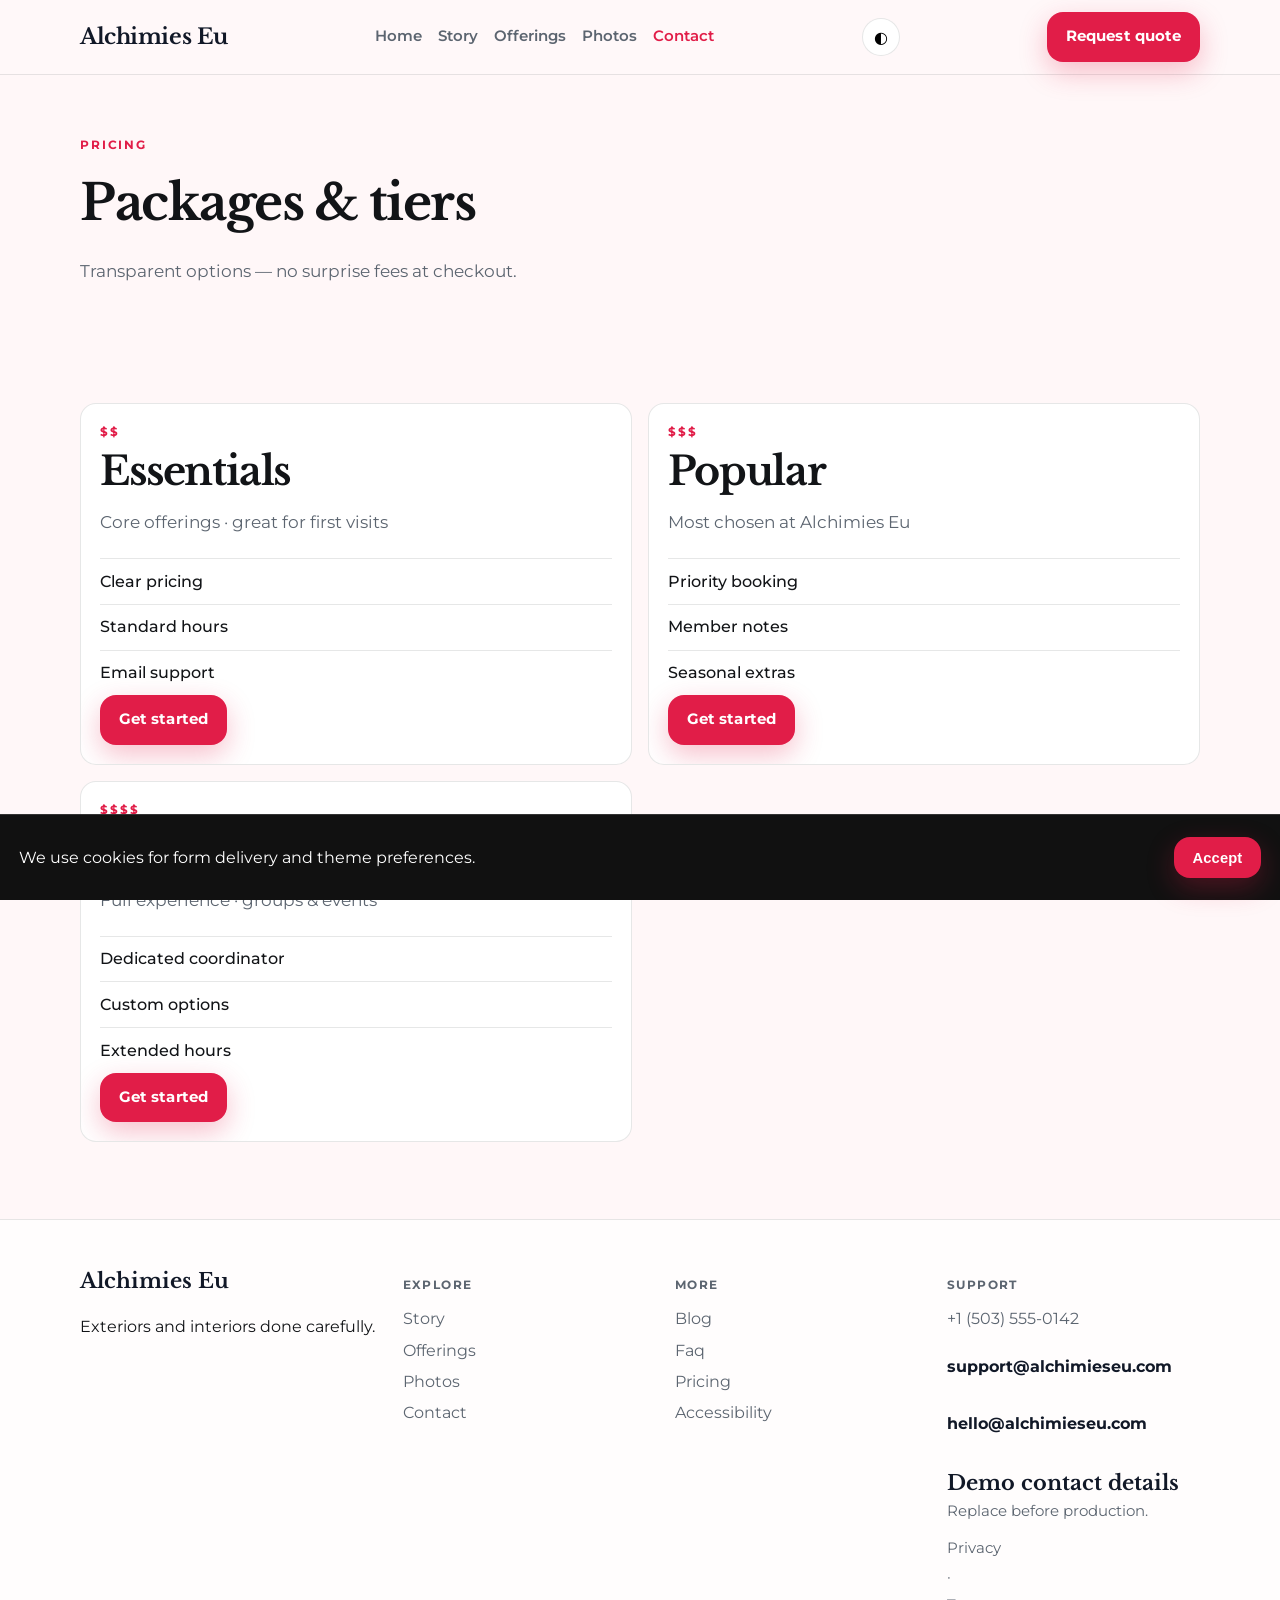
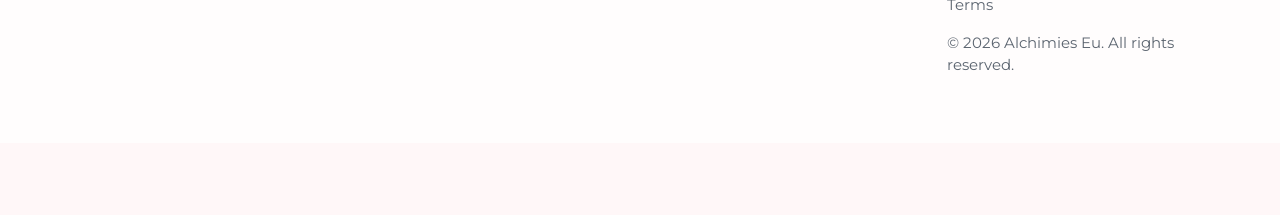
<file: pricing.html>
<!DOCTYPE html>
<html lang="en">
<head>
  <meta charset="UTF-8" />
  <meta name="viewport" content="width=device-width, initial-scale=1" />
  <title>Pricing | Alchimies Eu</title>
  <meta name="description" content="Packages and pricing" />
  <meta property="og:title" content="Pricing | Alchimies Eu" />
  <meta property="og:description" content="Packages and pricing" />
  <meta property="og:type" content="website" />
  <meta name="twitter:card" content="summary_large_image" />
  <meta name="twitter:title" content="Pricing | Alchimies Eu" />
  <meta name="twitter:description" content="Packages and pricing" />
  <meta property="og:image" content="assets/img-1.jpg" />
  <meta name="twitter:image" content="assets/img-1.jpg" />
  <meta property="og:url" content="https://alchimies-eu.github.io" />
  <script type="application/ld+json">{"@context": "https://schema.org", "@type": "LocalBusiness", "name": "Alchimies Eu", "description": "Exteriors and interiors done carefully.", "url": "https://alchimies-eu.github.io", "image": "assets/img-1.jpg"}</script>
<script type="application/ld+json">{"@context": "https://schema.org", "@type": "FAQPage", "mainEntity": [{"@type": "Question", "name": "Where are you?", "acceptedAnswer": {"@type": "Answer", "text": "214 Oak Street, Portland, OR. See the map on Visit."}}, {"@type": "Question", "name": "How do I reach support?", "acceptedAnswer": {"@type": "Answer", "text": "Use the Contact form or email support@alchimieseu.com. We reply during open hours."}}, {"@type": "Question", "name": "How do I book?", "acceptedAnswer": {"@type": "Answer", "text": "Send a message on Contact, email bookings@alchimieseu.com, or call +1 (503) 555-0142."}}, {"@type": "Question", "name": "Are prices current?", "acceptedAnswer": {"@type": "Answer", "text": "Listed prices are current and may shift with seasons — we update this site when they do."}}, {"@type": "Question", "name": "Do you take groups?", "acceptedAnswer": {"@type": "Answer", "text": "Yes for many bookings — tell us the size and date and we'll confirm what Alchimies Eu can host."}}, {"@type": "Question", "name": "What should I bring?", "acceptedAnswer": {"@type": "Answer", "text": "Just yourself (and any notes on allergies, sizes, or preferences). We'll handle the rest."}}, {"@type": "Question", "name": "Is parking available?", "acceptedAnswer": {"@type": "Answer", "text": "See Locations for the branch closest to you in Portland."}}, {"@type": "Question", "name": "Where can I read updates?", "acceptedAnswer": {"@type": "Answer", "text": "Blog and Journal pages publish changes before social media."}}, {"@type": "Question", "name": "How do I join the team?", "acceptedAnswer": {"@type": "Answer", "text": "Open roles are listed on Careers — we reply to every application."}}, {"@type": "Question", "name": "Is the space accessible?", "acceptedAnswer": {"@type": "Answer", "text": "See our Accessibility page for entrance, seating and restroom notes."}}, {"@type": "Question", "name": "Can I book for someone else?", "acceptedAnswer": {"@type": "Answer", "text": "Yes — include their name and preferences in the contact form."}}]}</script>
<script type="application/ld+json">{"@context": "https://schema.org", "@type": "WebSite", "name": "Alchimies Eu", "url": "https://alchimies-eu.github.io", "description": "Exteriors and interiors done carefully."}</script>
  <link rel="alternate" hreflang="en" href="index.html" />
  <link rel="alternate" hreflang="x-default" href="index.html" />
  <meta name="theme-color" content="#111111" />
  <link rel="preconnect" href="https://fonts.googleapis.com" />
  <link rel="preconnect" href="https://fonts.gstatic.com" crossorigin />
  <link href="https://fonts.googleapis.com/css2?family=Libre+Baskerville:wght@700&family=Montserrat:wght@400;500;600;700&display=swap" rel="stylesheet" />
  <link rel="stylesheet" href="styles.css" />
  <link rel="icon" href="favicon.svg" type="image/svg+xml" />
</head>
<body>

  <header class="top">
    <div class="shell bar">
      <a class="logo" href="index.html">Alchimies Eu</a>
      <button class="nav-toggle" type="button" aria-label="Open menu" data-nav-toggle>
        <span></span><span></span><span></span>
      </button>
      <nav data-nav><a href="index.html">Home</a><a href="story.html">Story</a><a href="offerings.html">Offerings</a><a href="gallery.html">Photos</a><a href="contact.html" class="on">Contact</a></nav>
      <button type="button" class="theme-toggle" data-theme-toggle aria-label="Toggle dark mode">◐</button>
      <a class="cta" href="contact.html" data-open-book>Request quote</a>
    </div>
  </header>  <main class="page">
    <section class="page-hero"><div class="shell">
      <p class="eyebrow">Pricing</p>
      <h1>Packages &amp; tiers</h1>
      <p class="lead">Transparent options — no surprise fees at checkout.</p>
    </div></section>
    <section class="block"><div class="shell value-grid"><article class="price-tier reveal">
      <p class="eyebrow">$$</p>
      <h2>Essentials</h2>
      <p class="lead">Core offerings · great for first visits</p>
      <ul class="checks"><li>Clear pricing</li><li>Standard hours</li><li>Email support</li></ul>
      <a class="btn solid" href="contact.html" data-open-book>Get started</a>
    </article><article class="price-tier reveal">
      <p class="eyebrow">$$$</p>
      <h2>Popular</h2>
      <p class="lead">Most chosen at Alchimies Eu</p>
      <ul class="checks"><li>Priority booking</li><li>Member notes</li><li>Seasonal extras</li></ul>
      <a class="btn solid" href="contact.html" data-open-book>Get started</a>
    </article><article class="price-tier reveal">
      <p class="eyebrow">$$$$</p>
      <h2>Premium</h2>
      <p class="lead">Full experience · groups &amp; events</p>
      <ul class="checks"><li>Dedicated coordinator</li><li>Custom options</li><li>Extended hours</li></ul>
      <a class="btn solid" href="contact.html" data-open-book>Get started</a>
    </article></div></section>
  </main>
  <footer class="foot">
    <div class="shell foot-grid">
      <div>
        <strong>Alchimies Eu</strong>
        <p>Exteriors and interiors done carefully.</p>
        
      </div>
      <div>
        <p class="fh">Explore</p>
        <a href="story.html">Story</a><a href="offerings.html">Offerings</a><a href="gallery.html">Photos</a><a href="contact.html">Contact</a>
      </div>
      <div>
        <p class="fh">More</p>
        <a href="blog.html">Blog</a><a href="faq.html">Faq</a><a href="pricing.html">Pricing</a><a href="accessibility.html">Accessibility</a>
      </div>
      <div>
        <p class="fh">Support</p>
        <a href="tel:+15035550142">+1 (503) 555-0142</a>
        <p class="mail-plain">support@alchimieseu.com</p>
        <p class="mail-plain">hello@alchimieseu.com</p>
        
        <p class="foot-meta"><strong>Demo contact details</strong><br/>Replace before production.</p>
        <p class="foot-meta"><a href="privacy.html">Privacy</a> · <a href="terms.html">Terms</a></p>
        <p class="foot-meta">© 2026 Alchimies Eu. All rights reserved.</p>
      </div>
    </div>
  </footer>
  <div class="cookie-bar" data-cookie-bar hidden>
    <p>We use cookies for form delivery and theme preferences.</p>
    <button type="button" class="btn solid" data-cookie-accept>Accept</button>
  </div>
  <div class="mobile-cta">
    <a href="tel:+15035550142">Call</a>
    <button type="button" data-open-book>Request quote</button>
    
  </div>
  <div class="toast" data-toast hidden></div>

  <div class="modal" data-book-modal hidden>
    <div class="modal-card">
      <button class="modal-close" type="button" data-close-book aria-label="Close">×</button>
      <p class="eyebrow">Quick request</p>
      <h3>Contact Alchimies Eu</h3>
      <p class="lead">Send the essentials and we will reply by email.</p>
      <form class="contact-form compact" data-quick-book data-support="support@alchimieseu.com">
        <label>Name<input name="name" required placeholder="Your name" /></label>
        <label>Email<input type="email" name="email" required placeholder="you@email.com" /></label>
        <label>Timing<input name="when" required placeholder="Preferred date or timeline" /></label>
        <label>Notes<textarea name="message" rows="3" placeholder="Project, product, service or other details…"></textarea></label>
        <button class="btn solid" type="submit">Request quote</button>
      </form>
    </div>
  </div>

  <div class="lightbox" data-lightbox hidden>
    <button class="modal-close" type="button" data-lightbox-close aria-label="Close">×</button>
    <img data-lightbox-img alt="" />
    <div class="lightbox-nav">
      <button type="button" data-lightbox-prev>‹</button>
      <button type="button" data-lightbox-next>›</button>
    </div>
  </div>
  <script src="site.js"></script>
</body></html>
</file>
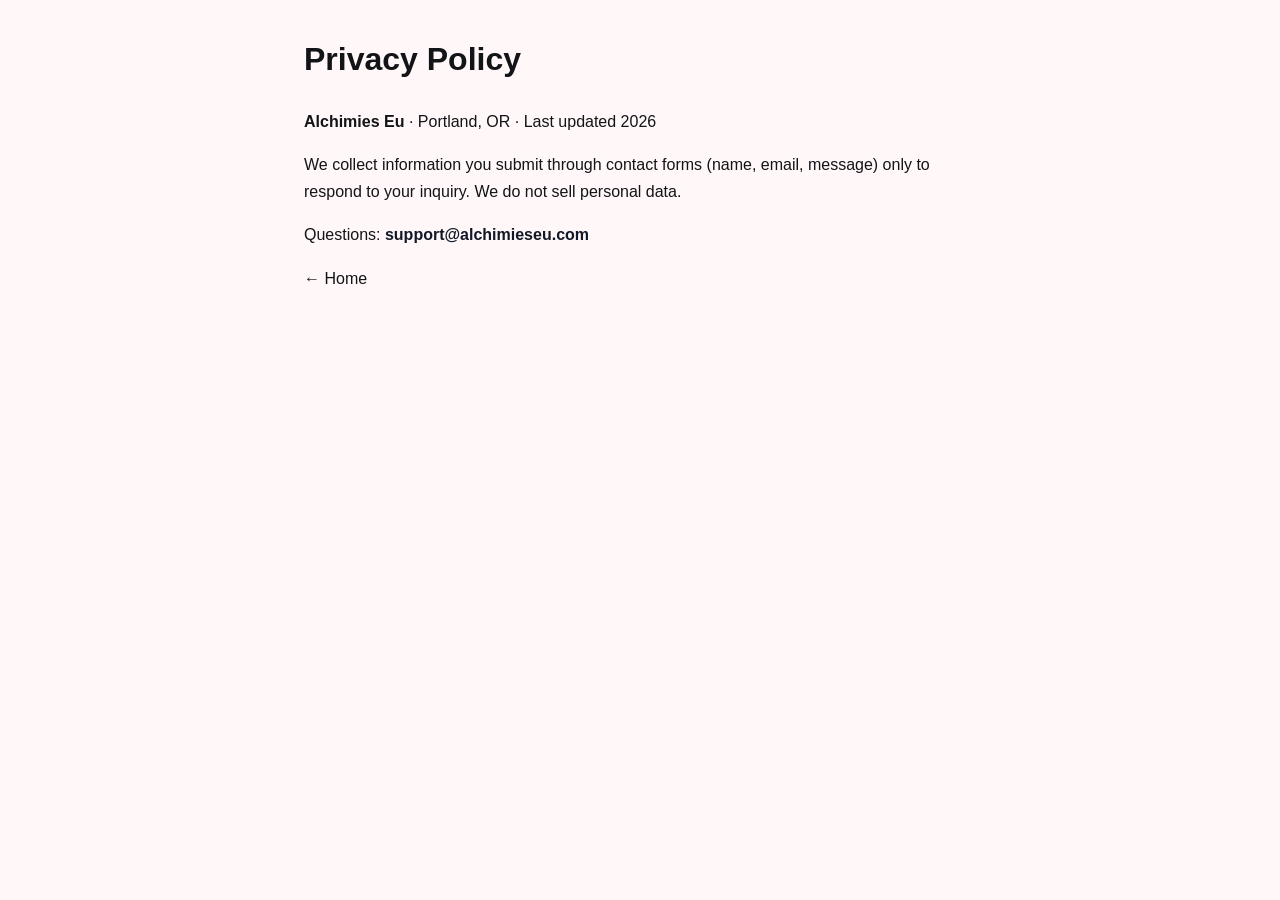
<file: privacy.html>
<!DOCTYPE html>
<html lang="en"><head><meta charset="UTF-8"><meta name="viewport" content="width=device-width,initial-scale=1">
<title>Privacy Policy | Alchimies Eu</title>
<meta name="description" content="Privacy information for Alchimies Eu">
<link rel="stylesheet" href="styles.css"></head>
<body><main class="page" style="max-width:720px;margin:2rem auto;padding:0 1.5rem;line-height:1.7">
<h1>Privacy Policy</h1>
<p><strong>Alchimies Eu</strong> · Portland, OR · Last updated 2026</p>
<p>We collect information you submit through contact forms (name, email, message) only to respond to your inquiry. We do not sell personal data.</p>
<p>Questions: <span class="mail-plain">support@alchimieseu.com</span></p>
<p><a href="index.html">← Home</a></p>
</main></body></html>
</file>
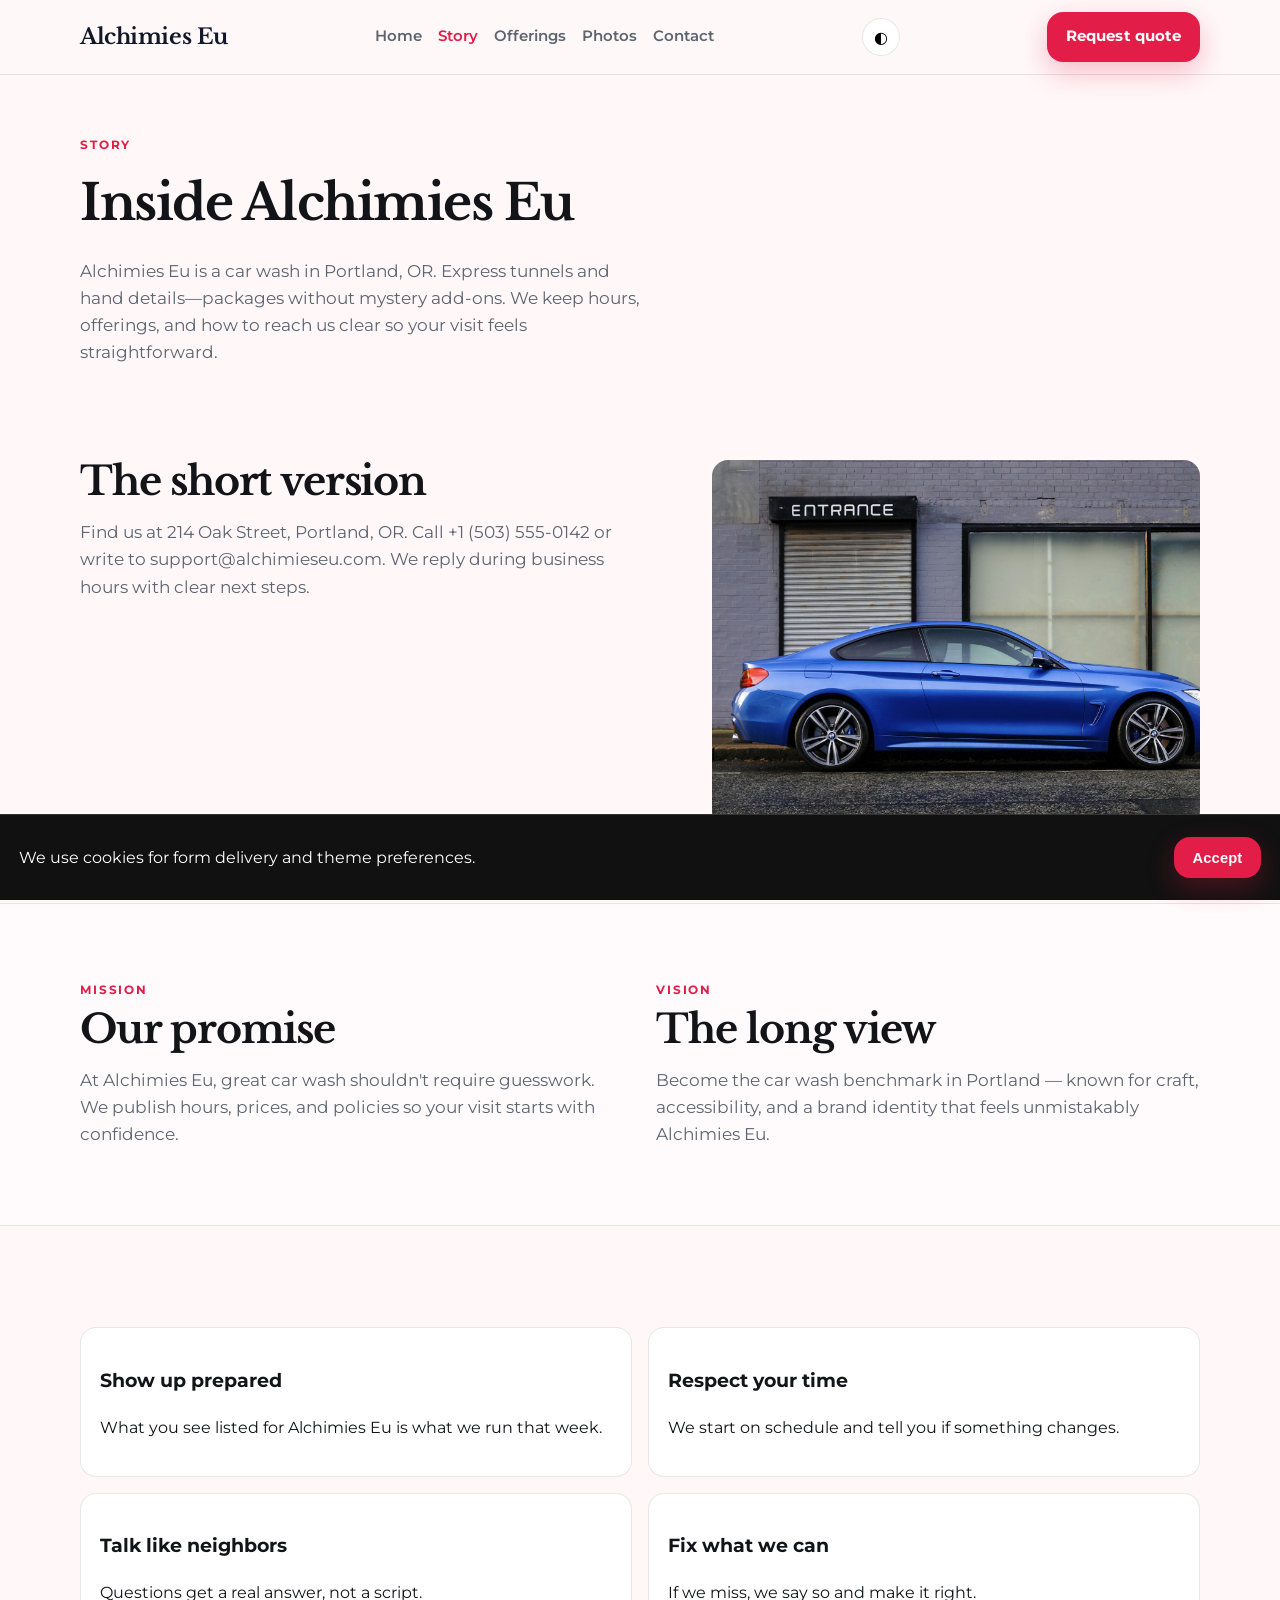
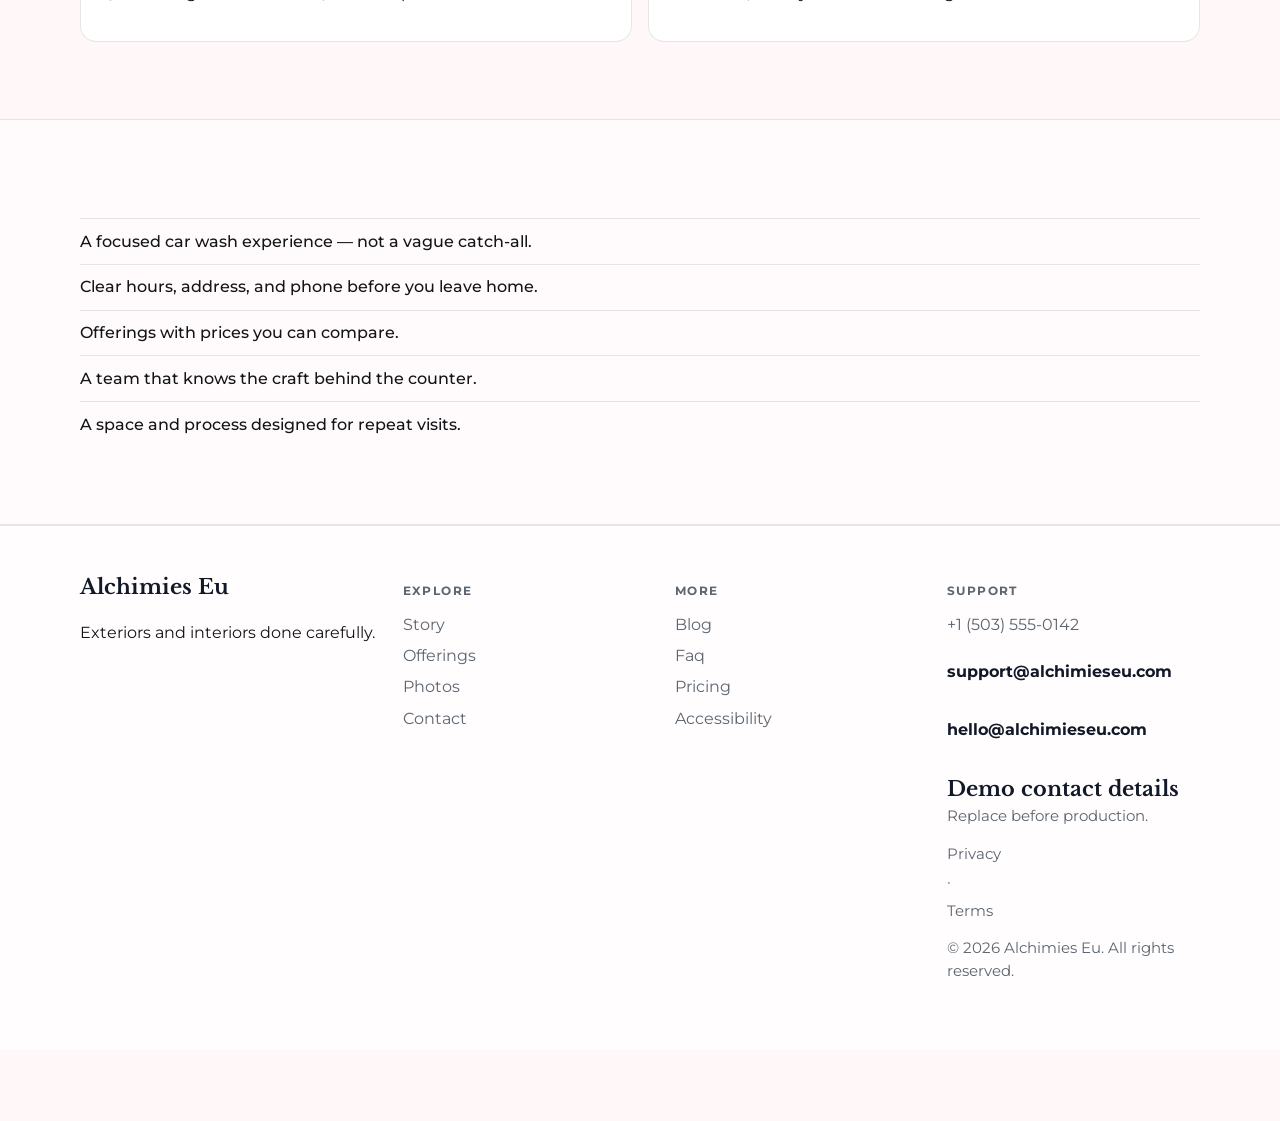
<file: story.html>
<!DOCTYPE html>
<html lang="en">
<head>
  <meta charset="UTF-8" />
  <meta name="viewport" content="width=device-width, initial-scale=1" />
  <title>Story | Alchimies Eu</title>
  <meta name="description" content="Alchimies Eu is a car wash in Portland, OR. Express tunnels and hand details—packages without mystery add-ons. We keep hours, offerings, and how to re" />
  <meta property="og:title" content="Story | Alchimies Eu" />
  <meta property="og:description" content="Alchimies Eu is a car wash in Portland, OR. Express tunnels and hand details—packages without mystery add-ons. We keep hours, offerings, and how to re" />
  <meta property="og:type" content="website" />
  <meta name="twitter:card" content="summary_large_image" />
  <meta name="twitter:title" content="Story | Alchimies Eu" />
  <meta name="twitter:description" content="Alchimies Eu is a car wash in Portland, OR. Express tunnels and hand details—packages without mystery add-ons. We keep hours, offerings, and how to re" />
  <meta property="og:image" content="assets/img-1.jpg" />
  <meta name="twitter:image" content="assets/img-1.jpg" />
  <meta property="og:url" content="https://alchimies-eu.github.io" />
  <script type="application/ld+json">{"@context": "https://schema.org", "@type": "LocalBusiness", "name": "Alchimies Eu", "description": "Exteriors and interiors done carefully.", "url": "https://alchimies-eu.github.io", "image": "assets/img-1.jpg"}</script>
<script type="application/ld+json">{"@context": "https://schema.org", "@type": "FAQPage", "mainEntity": [{"@type": "Question", "name": "Where are you?", "acceptedAnswer": {"@type": "Answer", "text": "214 Oak Street, Portland, OR. See the map on Visit."}}, {"@type": "Question", "name": "How do I reach support?", "acceptedAnswer": {"@type": "Answer", "text": "Use the Contact form or email support@alchimieseu.com. We reply during open hours."}}, {"@type": "Question", "name": "How do I book?", "acceptedAnswer": {"@type": "Answer", "text": "Send a message on Contact, email bookings@alchimieseu.com, or call +1 (503) 555-0142."}}, {"@type": "Question", "name": "Are prices current?", "acceptedAnswer": {"@type": "Answer", "text": "Listed prices are current and may shift with seasons — we update this site when they do."}}, {"@type": "Question", "name": "Do you take groups?", "acceptedAnswer": {"@type": "Answer", "text": "Yes for many bookings — tell us the size and date and we'll confirm what Alchimies Eu can host."}}, {"@type": "Question", "name": "What should I bring?", "acceptedAnswer": {"@type": "Answer", "text": "Just yourself (and any notes on allergies, sizes, or preferences). We'll handle the rest."}}, {"@type": "Question", "name": "Is parking available?", "acceptedAnswer": {"@type": "Answer", "text": "See Locations for the branch closest to you in Portland."}}, {"@type": "Question", "name": "Where can I read updates?", "acceptedAnswer": {"@type": "Answer", "text": "Blog and Journal pages publish changes before social media."}}, {"@type": "Question", "name": "How do I join the team?", "acceptedAnswer": {"@type": "Answer", "text": "Open roles are listed on Careers — we reply to every application."}}, {"@type": "Question", "name": "Is the space accessible?", "acceptedAnswer": {"@type": "Answer", "text": "See our Accessibility page for entrance, seating and restroom notes."}}, {"@type": "Question", "name": "Can I book for someone else?", "acceptedAnswer": {"@type": "Answer", "text": "Yes — include their name and preferences in the contact form."}}]}</script>
<script type="application/ld+json">{"@context": "https://schema.org", "@type": "WebSite", "name": "Alchimies Eu", "url": "https://alchimies-eu.github.io", "description": "Exteriors and interiors done carefully."}</script>
  <link rel="alternate" hreflang="en" href="index.html" />
  <link rel="alternate" hreflang="x-default" href="index.html" />
  <meta name="theme-color" content="#111111" />
  <link rel="preconnect" href="https://fonts.googleapis.com" />
  <link rel="preconnect" href="https://fonts.gstatic.com" crossorigin />
  <link href="https://fonts.googleapis.com/css2?family=Libre+Baskerville:wght@700&family=Montserrat:wght@400;500;600;700&display=swap" rel="stylesheet" />
  <link rel="stylesheet" href="styles.css" />
  <link rel="icon" href="favicon.svg" type="image/svg+xml" />
</head>
<body>

  <header class="top">
    <div class="shell bar">
      <a class="logo" href="index.html">Alchimies Eu</a>
      <button class="nav-toggle" type="button" aria-label="Open menu" data-nav-toggle>
        <span></span><span></span><span></span>
      </button>
      <nav data-nav><a href="index.html">Home</a><a href="story.html" class="on">Story</a><a href="offerings.html">Offerings</a><a href="gallery.html">Photos</a><a href="contact.html">Contact</a></nav>
      <button type="button" class="theme-toggle" data-theme-toggle aria-label="Toggle dark mode">◐</button>
      <a class="cta" href="contact.html" data-open-book>Request quote</a>
    </div>
  </header>  <main class="page">
    <section class="page-hero"><div class="shell">
      <p class="eyebrow">Story</p>
      <h1>Inside Alchimies Eu</h1>
      <p class="lead">Alchimies Eu is a car wash in Portland, OR. Express tunnels and hand details—packages without mystery add-ons. We keep hours, offerings, and how to reach us clear so your visit feels straightforward.</p>
    </div></section>
    <section class="block"><div class="shell split">
      <div><h2>The short version</h2><p class="lead">Find us at 214 Oak Street, Portland, OR. Call +1 (503) 555-0142 or write to support@alchimieseu.com. We reply during business hours with clear next steps.</p></div>
      <img class="solo" src="assets/img-4.jpg" alt="Alchimies Eu" />
    </div></section>
    <section class="block tint"><div class="shell two-col">
      <article><p class="eyebrow">Mission</p><h2>Our promise</h2><p class="lead">At Alchimies Eu, great car wash shouldn't require guesswork. We publish hours, prices, and policies so your visit starts with confidence.</p></article>
      <article><p class="eyebrow">Vision</p><h2>The long view</h2><p class="lead">Become the car wash benchmark in Portland — known for craft, accessibility, and a brand identity that feels unmistakably Alchimies Eu.</p></article>
    </div></section>
    <section class="block"><div class="shell value-grid"><article><h3>Show up prepared</h3><p>What you see listed for Alchimies Eu is what we run that week.</p></article>
<article><h3>Respect your time</h3><p>We start on schedule and tell you if something changes.</p></article>
<article><h3>Talk like neighbors</h3><p>Questions get a real answer, not a script.</p></article>
<article><h3>Fix what we can</h3><p>If we miss, we say so and make it right.</p></article></div></section>
    <section class="block tint"><div class="shell"><ul class="checks"><li>A focused car wash experience — not a vague catch-all.</li>
<li>Clear hours, address, and phone before you leave home.</li>
<li>Offerings with prices you can compare.</li>
<li>A team that knows the craft behind the counter.</li>
<li>A space and process designed for repeat visits.</li></ul></div></section>
  </main>
  <footer class="foot">
    <div class="shell foot-grid">
      <div>
        <strong>Alchimies Eu</strong>
        <p>Exteriors and interiors done carefully.</p>
        
      </div>
      <div>
        <p class="fh">Explore</p>
        <a href="story.html">Story</a><a href="offerings.html">Offerings</a><a href="gallery.html">Photos</a><a href="contact.html">Contact</a>
      </div>
      <div>
        <p class="fh">More</p>
        <a href="blog.html">Blog</a><a href="faq.html">Faq</a><a href="pricing.html">Pricing</a><a href="accessibility.html">Accessibility</a>
      </div>
      <div>
        <p class="fh">Support</p>
        <a href="tel:+15035550142">+1 (503) 555-0142</a>
        <p class="mail-plain">support@alchimieseu.com</p>
        <p class="mail-plain">hello@alchimieseu.com</p>
        
        <p class="foot-meta"><strong>Demo contact details</strong><br/>Replace before production.</p>
        <p class="foot-meta"><a href="privacy.html">Privacy</a> · <a href="terms.html">Terms</a></p>
        <p class="foot-meta">© 2026 Alchimies Eu. All rights reserved.</p>
      </div>
    </div>
  </footer>
  <div class="cookie-bar" data-cookie-bar hidden>
    <p>We use cookies for form delivery and theme preferences.</p>
    <button type="button" class="btn solid" data-cookie-accept>Accept</button>
  </div>
  <div class="mobile-cta">
    <a href="tel:+15035550142">Call</a>
    <button type="button" data-open-book>Request quote</button>
    
  </div>
  <div class="toast" data-toast hidden></div>

  <div class="modal" data-book-modal hidden>
    <div class="modal-card">
      <button class="modal-close" type="button" data-close-book aria-label="Close">×</button>
      <p class="eyebrow">Quick request</p>
      <h3>Contact Alchimies Eu</h3>
      <p class="lead">Send the essentials and we will reply by email.</p>
      <form class="contact-form compact" data-quick-book data-support="support@alchimieseu.com">
        <label>Name<input name="name" required placeholder="Your name" /></label>
        <label>Email<input type="email" name="email" required placeholder="you@email.com" /></label>
        <label>Timing<input name="when" required placeholder="Preferred date or timeline" /></label>
        <label>Notes<textarea name="message" rows="3" placeholder="Project, product, service or other details…"></textarea></label>
        <button class="btn solid" type="submit">Request quote</button>
      </form>
    </div>
  </div>

  <div class="lightbox" data-lightbox hidden>
    <button class="modal-close" type="button" data-lightbox-close aria-label="Close">×</button>
    <img data-lightbox-img alt="" />
    <div class="lightbox-nav">
      <button type="button" data-lightbox-prev>‹</button>
      <button type="button" data-lightbox-next>›</button>
    </div>
  </div>
  <script src="site.js"></script>
</body></html>
</file>
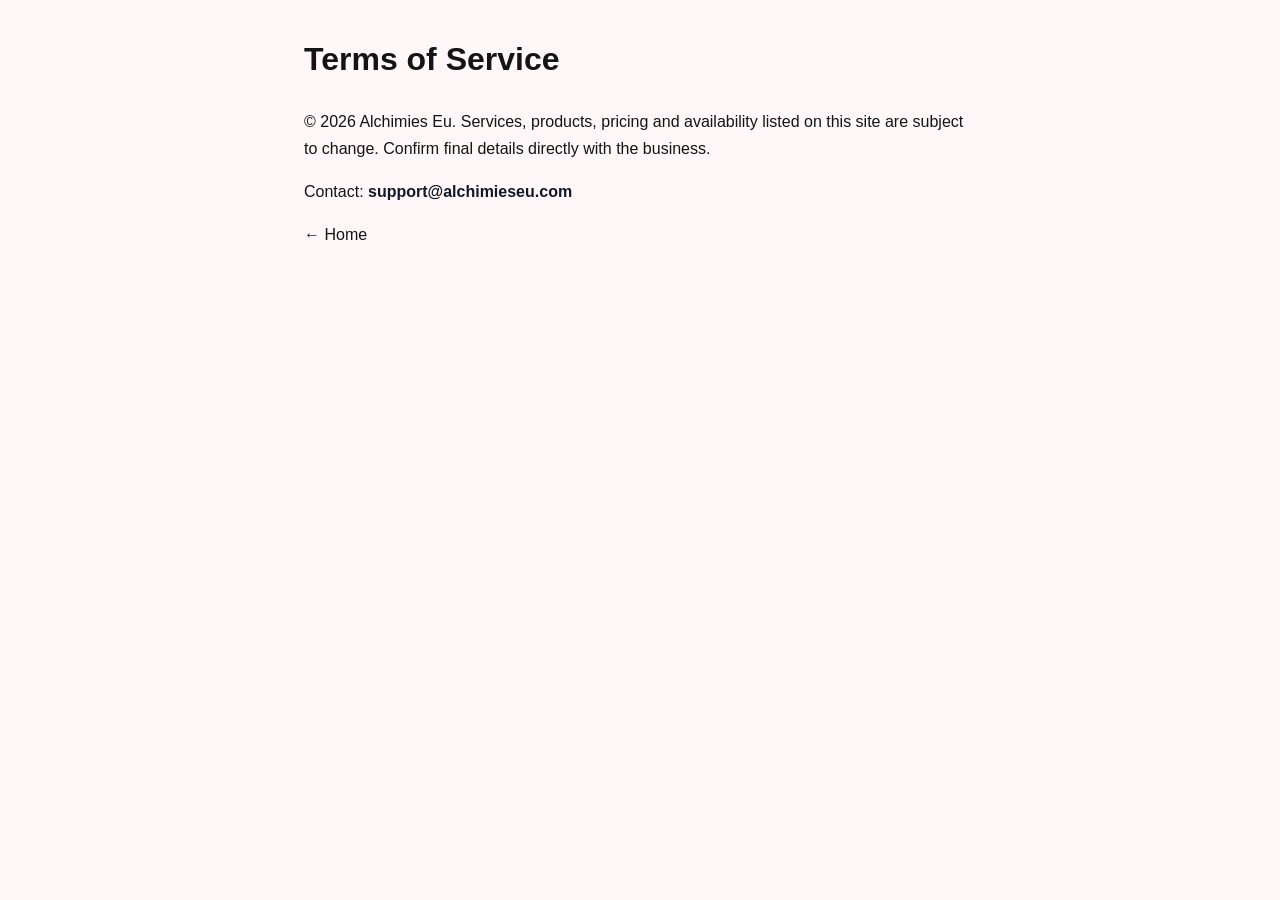
<file: terms.html>
<!DOCTYPE html>
<html lang="en"><head><meta charset="UTF-8"><meta name="viewport" content="width=device-width,initial-scale=1">
<title>Terms of Service | Alchimies Eu</title>
<meta name="description" content="Terms and conditions for Alchimies Eu">
<link rel="stylesheet" href="styles.css"></head>
<body><main class="page" style="max-width:720px;margin:2rem auto;padding:0 1.5rem;line-height:1.7">
<h1>Terms of Service</h1>
<p>© 2026 Alchimies Eu. Services, products, pricing and availability listed on this site are subject to change. Confirm final details directly with the business.</p>
<p>Contact: <span class="mail-plain">support@alchimieseu.com</span></p>
<p><a href="index.html">← Home</a></p>
</main></body></html>
</file>
<file: styles.css>
:root {
  --ink:#121417; --muted:#5c6570; --paper:#fff7f8;
  --accent:#e11d48; --deep:#111827; --line:rgba(18,20,23,.10);
  --display:"Libre Baskerville",Georgia,"Times New Roman",serif;
  --body:"Montserrat","Segoe UI",sans-serif; --shell:1120px;
  --radius:16px;
}
*{box-sizing:border-box} html{scroll-behavior:smooth}
body{margin:0;font-family:var(--body);color:var(--ink);background:var(--paper);line-height:1.6;padding-bottom:72px;-webkit-font-smoothing:antialiased}
a{color:inherit;text-decoration:none} img{max-width:100%;display:block}
.shell{width:min(var(--shell),calc(100% - 2.4rem));margin-inline:auto}
.sr{position:absolute;left:-9999px}
.mail-plain{display:inline-block;font-weight:700;color:var(--deep);word-break:break-all}
.support-banner{padding:1.25rem 1.35rem;margin:0 0 1.5rem;border:1px solid var(--line);border-left:4px solid var(--accent);background:#fff;border-radius:var(--radius)}
.support-mail{margin:.35rem 0 .5rem;font-family:var(--display);font-size:clamp(1.4rem,3vw,2rem);font-weight:700;color:var(--deep)}
.form-success{margin-top:1.2rem;padding:1.4rem;border:1px solid color-mix(in srgb,var(--accent) 35%,var(--line));background:#fff;border-radius:var(--radius)}
.form-success h3{margin:0 0 .5rem;font-family:var(--display);font-size:1.6rem}
.form-success[hidden],.contact-form[hidden]{display:none !important}
.contact-form select{width:100%;padding:.85rem 1rem;border:1px solid var(--line);border-radius:8px;font:inherit;background:#fff}
.top{position:sticky;top:0;z-index:40;backdrop-filter:blur(14px);background:color-mix(in srgb,var(--paper) 90%,white);border-bottom:1px solid var(--line)}
.bar{min-height:74px;display:flex;align-items:center;justify-content:space-between;gap:1rem;position:relative}
.logo{font-family:var(--display);font-weight:700;font-size:1.35rem;color:var(--deep);letter-spacing:-.02em}
nav{display:flex;flex-wrap:wrap;gap:1rem;font-weight:600;font-size:.92rem;color:var(--muted)}
nav a.on,nav a:hover{color:var(--accent)}
.nav-toggle{display:none;flex-direction:column;gap:5px;background:transparent;border:0;padding:.4rem;cursor:pointer}
.nav-toggle span{display:block;width:22px;height:2px;background:var(--deep)}
.cta,.btn{display:inline-flex;align-items:center;justify-content:center;padding:.8rem 1.15rem;border-radius:var(--radius);font-weight:700;font-size:.92rem;border:0;cursor:pointer;letter-spacing:.01em}
.cta,.btn.solid{background:var(--accent);color:#fff}
.btn.line{border:1px solid rgba(255,255,255,.55);color:#fff;background:transparent}
.btn.quiet{border:1px solid var(--line);background:#fff;color:var(--ink)}
.hero{position:relative;min-height:92vh;display:grid;align-items:end;color:#fff;overflow:hidden}
.hero-bg{position:absolute;inset:0;background-size:cover;background-position:center center;background-repeat:no-repeat}
.hero-shade{position:absolute;inset:0;background:linear-gradient(115deg,rgba(10,12,16,.72),rgba(10,12,16,.18))}
.hero-photo img{width:100%;aspect-ratio:16/9;object-fit:cover;object-position:center;display:block;max-height:min(78vh,900px)}
.hero-copy{position:relative;z-index:2;padding:5rem 0 3.8rem;max-width:720px}
.brand{margin:0 0 .75rem;font-family:var(--display);font-size:clamp(1.85rem,3.6vw,2.7rem);font-weight:700}
.hero h1,.page-hero h1{margin:0;font-family:var(--display);letter-spacing:-.03em;font-weight:700}
.hero h1{font-size:clamp(2.15rem,5.2vw,3.55rem);max-width:15ch;line-height:1.05}
.lede{margin:1.15rem 0 0;max-width:42ch;color:rgba(255,255,255,.9);font-size:1.08rem}
.actions{display:flex;flex-wrap:wrap;gap:.75rem;margin-top:1.7rem}
.promo{display:flex;justify-content:space-between;gap:1rem;align-items:center;margin:1.35rem auto;padding:1.05rem 1.25rem;background:#fff;border:1px solid var(--line);border-radius:var(--radius);box-shadow:0 8px 28px rgba(18,20,23,.04)}
.promo p{margin:0;font-weight:600}
.promo a{font-weight:800;color:var(--accent);white-space:nowrap}
.strip{border-bottom:1px solid var(--line);background:rgba(255,255,255,.5)}
.strip-row{display:flex;flex-wrap:wrap;gap:.8rem 1.5rem;padding:1.05rem 0;font-weight:700;color:var(--deep);font-size:.95rem}
.stats-band{border-bottom:1px solid var(--line);background:rgba(255,255,255,.72)}
.stats-row{display:grid;grid-template-columns:repeat(4,1fr);gap:1rem;padding:1.55rem 0}
.stat b{display:block;font-family:var(--display);font-size:1.65rem;color:var(--deep)}
.stat span{display:block;margin-top:.25rem;color:var(--muted);font-size:.88rem}
.mosaic{display:grid;grid-template-columns:1.2fr 1fr 1fr;gap:.85rem}
.mosaic img{width:100%;aspect-ratio:4/3;object-fit:cover;object-position:center;border-radius:var(--radius);display:block}
.block{padding:4.8rem 0}.block.tint{background:rgba(255,255,255,.58);border-block:1px solid var(--line)}
.eyebrow{margin:0 0 .55rem;font-size:.72rem;font-weight:700;letter-spacing:.16em;text-transform:uppercase;color:var(--accent)}
h2{margin:0;font-family:var(--display);font-size:clamp(1.85rem,3.1vw,2.55rem);letter-spacing:-.03em;max-width:18ch;line-height:1.1}
.lead{margin:.95rem 0 0;color:var(--muted);max-width:52ch;font-size:1.06rem}
.split{display:grid;grid-template-columns:1.1fr .9fr;gap:2.2rem;align-items:start}
.amenity-grid,.contact-grid,.newsletter{display:grid;grid-template-columns:1.1fr .9fr;gap:2.2rem;align-items:start}
.checks,.why,.hours{margin:1.35rem 0 0;padding:0;list-style:none}
.checks li,.why li,.hours li{padding:.6rem 0;border-top:1px solid var(--line);font-weight:500}
.hours-card,.card{background:#fff;border:1px solid var(--line);border-radius:var(--radius);padding:1.4rem;box-shadow:0 10px 30px rgba(18,20,23,.035)}
.card-actions{display:flex;flex-wrap:wrap;gap:.6rem;margin-top:1rem}
.stack-card p{margin:0 0 1rem}
.about-photos{display:grid;gap:.85rem}
.about-photos img,.solo{width:100%;aspect-ratio:4/3;object-fit:cover;object-position:center;border-radius:var(--radius)}
.solo.wide{aspect-ratio:16/9;margin-top:1rem}
.menu-grid{margin-top:2rem;display:grid;grid-template-columns:repeat(3,1fr);gap:1rem}
.menu-list{margin-top:1.5rem;display:grid;gap:.85rem}
.menu-list .item{padding:1.1rem 1.2rem}
.item{background:#fff;border:1px solid var(--line);border-radius:var(--radius);padding:1.2rem;position:relative;box-shadow:0 8px 24px rgba(18,20,23,.03)}
.item.soft{background:color-mix(in srgb,var(--paper) 70%,white)}
.item-top{display:flex;justify-content:space-between;gap:.5rem;align-items:baseline}
.item h3{margin:0 0 .35rem;font-family:var(--display);font-size:1.25rem}
.item p{margin:0;color:var(--muted)}
.item .tag{margin-top:.7rem;font-size:.72rem;font-weight:800;letter-spacing:.1em;text-transform:uppercase;color:var(--accent)}
.price{font-weight:700;color:var(--accent);white-space:nowrap}
.process{list-style:none;margin:2rem 0 0;padding:0;display:grid;gap:1rem}
.process li{display:grid;grid-template-columns:64px 1fr;gap:1rem;padding:1rem 0;border-top:1px solid var(--line)}
.process span{font-family:var(--display);font-size:1.5rem;color:var(--accent)}
.quotes{display:grid;grid-template-columns:repeat(3,1fr);gap:1rem;margin-top:1.5rem}
blockquote{margin:0;padding:1.3rem;background:#fff;border:1px solid var(--line);border-radius:var(--radius)}
blockquote p{margin:0;font-family:var(--display);font-size:1.25rem;line-height:1.25}
blockquote footer{margin-top:.85rem;color:var(--muted);font-size:.9rem}
.value-grid,.team-grid{display:grid;grid-template-columns:repeat(2,1fr);gap:1rem;margin-top:1.5rem}
.two-col{display:grid;grid-template-columns:1fr 1fr;gap:2rem;align-items:start}
.value-grid article,.person,.team-card{background:#fff;border:1px solid var(--line);border-radius:var(--radius);padding:1.2rem;overflow:hidden}
.team-card img{width:100%;aspect-ratio:1;object-fit:cover;object-position:center top;border-radius:calc(var(--radius) - 4px);margin:0 0 .85rem;display:block}
.team-card h3{margin:0 0 .25rem;font-family:var(--display);font-size:1.2rem}
.team-card .eyebrow{margin:0 0 .5rem}
.team-card p:last-child{margin:0;color:var(--muted);line-height:1.55}
.person .role{color:var(--accent);font-weight:700;margin:.2rem 0 .5rem}
img{max-width:100%;height:auto;display:block}
picture,figure{margin:0}
.faq details{border-top:1px solid var(--line);padding:1rem 0}
.faq summary{cursor:pointer;font-weight:700}
.faq p{margin:.6rem 0 0;color:var(--muted)}
.page-hero{padding:3.8rem 0 1.1rem}
.page-hero h1{font-size:clamp(2.1rem,4vw,3.1rem);max-width:16ch}
.page .lead{color:var(--muted)}
.gallery-rich{display:grid;grid-template-columns:repeat(2,1fr);gap:1rem}
.gallery-rich figure{margin:0}
.gallery-rich img{width:100%;aspect-ratio:4/3;object-fit:cover;object-position:center;border-radius:var(--radius)}
.gallery-rich figcaption{margin-top:.45rem;color:var(--muted);font-size:.88rem}
.visit-grid{display:grid;grid-template-columns:.85fr 1.15fr;gap:1.6rem}
.map-wrap{margin-top:1rem;border-radius:var(--radius);overflow:hidden;border:1px solid var(--line);background:#fff}
.map-wrap iframe{width:100%;height:320px;border:0;display:block}
.map-note{margin:.55rem 1rem 1rem;font-size:.9rem}
.map-note a{color:var(--accent);font-weight:700}
.contact-form,.news-form{display:grid;gap:.9rem;margin-top:1rem}
.contact-form label{display:grid;gap:.35rem;font-weight:700;font-size:.9rem}
.contact-form input,.contact-form textarea,.news-form input{width:100%;padding:.9rem 1rem;border:1px solid var(--line);border-radius:8px;font:inherit;background:#fff}
.contact-form input:focus,.contact-form textarea:focus,.contact-form select:focus,.news-form input:focus{outline:2px solid color-mix(in srgb,var(--accent) 45%,white);border-color:var(--accent)}
.news-form{grid-template-columns:1fr auto;align-items:center}
.form-note{margin:0;color:var(--muted);font-size:.88rem}
.cta-band{padding:4rem 0;background:var(--deep);color:#fff}
.cta-band h2{color:#fff;max-width:16ch}
.cta-band p{color:rgba(255,255,255,.86);max-width:46ch}
.center-cta{text-align:center;margin-top:2rem}
.textlink{display:inline-block;margin-top:1rem;font-weight:700;color:var(--accent)}
.foot{border-top:1px solid var(--line);padding:2.8rem 0 3.2rem;background:rgba(255,255,255,.72)}
.foot-grid{display:grid;grid-template-columns:1.2fr 1fr 1fr 1fr;gap:1.2rem}
.fh{font-size:.72rem;font-weight:700;letter-spacing:.12em;text-transform:uppercase;color:var(--muted)}
.foot a{display:block;margin:.35rem 0;color:var(--muted)}
.foot a:hover{color:var(--accent)}
.foot strong{font-family:var(--display);font-size:1.3rem;color:var(--deep)}
.foot-meta{color:var(--muted);font-size:.92rem;line-height:1.55}
.mobile-cta{display:none;position:fixed;left:0;right:0;bottom:0;z-index:50;background:#fff;border-top:1px solid var(--line);grid-template-columns:1fr 1fr 1fr}
.mobile-cta a,.mobile-cta button{text-align:center;padding:.95rem .4rem;font-weight:800;font-size:.85rem;color:var(--deep);background:transparent;border:0;font-family:inherit;cursor:pointer}
.mobile-cta a:nth-child(2),.mobile-cta button:nth-child(2){background:var(--accent);color:#fff}
.toast{position:fixed;left:50%;bottom:5.5rem;transform:translateX(-50%);background:var(--deep);color:#fff;padding:.9rem 1.2rem;border-radius:999px;font-weight:700;z-index:80;box-shadow:0 12px 32px rgba(0,0,0,.22)}
.btn.mini{padding:.45rem .7rem;font-size:.78rem}
.item-actions{display:flex;flex-wrap:wrap;gap:.45rem;margin-top:.9rem}
.offer-tools{margin-bottom:1rem}
.offer-tools input{width:min(420px,100%);padding:.85rem 1rem;border:1px solid var(--line);border-radius:8px;font:inherit;background:#fff}
.saved-tray{margin:1rem 0;padding:1rem;border:1px dashed var(--line);background:#fff;border-radius:var(--radius)}
.saved-tray ul{margin:.5rem 0 1rem;padding-left:1.1rem}
.open-badge{display:inline-flex;align-items:center;gap:.35rem;padding:.35rem .65rem;border-radius:999px;font-size:.75rem;font-weight:800;letter-spacing:.04em;text-transform:uppercase;background:#ecfdf5;color:#166534;border:1px solid #86efac}
.open-badge.closed{background:#fef2f2;color:#991b1b;border-color:#fecaca}
.open-badge.unknown{background:#f8fafc;color:#475569;border-color:#cbd5e1}
.text-cta{border:0;background:transparent;color:var(--accent);font-weight:800;cursor:pointer;font:inherit;padding:0}
.copy-btn{margin-left:.45rem;border:1px solid var(--line);background:#fff;border-radius:6px;padding:.2rem .45rem;font-size:.72rem;font-weight:700;cursor:pointer}
.gal-btn{display:block;width:100%;padding:0;border:0;background:transparent;cursor:zoom-in}
.gal-btn img{width:100%;aspect-ratio:4/3;object-fit:cover;object-position:center;border-radius:var(--radius)}
.modal,.lightbox{position:fixed;inset:0;z-index:90;background:rgba(10,12,16,.72);display:grid;place-items:center;padding:1rem}
.modal[hidden],.lightbox[hidden]{display:none !important}
.modal-card{width:min(480px,100%);background:var(--paper);border-radius:14px;padding:1.4rem 1.4rem 1.2rem;position:relative;border:1px solid var(--line);box-shadow:0 24px 60px rgba(0,0,0,.28)}
.modal-card h3{margin:.2rem 0 .4rem;font-family:var(--display);font-size:1.7rem}
.modal-close{position:absolute;top:.55rem;right:.7rem;border:0;background:transparent;font-size:1.6rem;cursor:pointer;line-height:1;color:var(--muted)}
.contact-form.compact{margin-top:.8rem}
.lightbox img{max-width:min(960px,92vw);max-height:82vh;object-fit:contain;border-radius:10px;background:#000}
.lightbox-nav{position:absolute;bottom:1.2rem;display:flex;gap:.6rem}
.lightbox-nav button{border:0;background:#fff;color:#111;width:44px;height:44px;border-radius:50%;font-size:1.4rem;cursor:pointer}
.item.is-saved{outline:2px solid color-mix(in srgb,var(--accent) 55%,white)}
.item.is-hidden{display:none}
@media(max-width:900px){
  .nav-toggle{display:flex}
  nav{display:none;position:absolute;top:74px;left:0;right:0;background:var(--paper);border-bottom:1px solid var(--line);padding:1rem;flex-direction:column;gap:.9rem}
  nav.open{display:flex}
  .cta{display:none}
  .split,.menu-grid,.quotes,.value-grid,.team-grid,.gallery-rich,.visit-grid,.foot-grid,.amenity-grid,.contact-grid,.newsletter,.news-form,.stats-row,.mosaic,.two-col{grid-template-columns:1fr}
  .mobile-cta{display:grid}
  .promo{flex-direction:column;align-items:flex-start}
}

.cta,.btn.solid{box-shadow:0 10px 28px rgba(225,29,72,.28)}
.hero h1{max-width:14ch}
.promo{border-color:#fda4af;background:#fff1f2}


.menu-grid{grid-template-columns:repeat(4,1fr)}.item{min-height:300px;display:flex;flex-direction:column}.item .item-actions{margin-top:auto}.hero.band-hero{min-height:64vh}.hero.band-hero h1{max-width:15ch}.stats-band{border-top:1px solid var(--line);border-bottom:1px solid var(--line)}

.prose-block .lead.wide{max-width:62ch}
.journal-card,.journal-entry{background:#fff;border:1px solid var(--line);border-radius:var(--radius);padding:1.2rem}
.journal-stack{display:grid;gap:1rem}
.compare-table{width:100%;border-collapse:collapse;margin-top:1rem}
.compare-table th,.compare-table td{border-top:1px solid var(--line);padding:.75rem;text-align:left}
.compare-table th{font-size:.72rem;letter-spacing:.12em;text-transform:uppercase;color:var(--muted)}
.gallery-hero{min-height:46vh;display:grid;align-items:end;color:#fff;background-size:cover;background-position:center;position:relative}
.gallery-hero::before{content:"";position:absolute;inset:0;background:linear-gradient(180deg,rgba(0,0,0,.15),rgba(0,0,0,.65))}
.gallery-hero .shell{position:relative;z-index:1;padding:3rem 0}
.page-hero.wide-hero h1{max-width:24ch}
.mosaic.teaser{grid-template-columns:repeat(3,1fr);max-height:420px;overflow:hidden}
.reveal{opacity:0;transform:translateY(14px);transition:opacity .5s ease,transform .5s ease}
.reveal.is-visible{opacity:1;transform:none}
.theme-toggle{border:1px solid var(--line);background:#fff;border-radius:999px;width:38px;height:38px;cursor:pointer;font-size:1rem}
body.theme-dark{--paper:#0e1114;--ink:#eef2f6;--muted:#9aa8b6;--line:rgba(255,255,255,.12)}
body.theme-dark .block.tint{background:rgba(255,255,255,.04)}
.cookie-bar{position:fixed;bottom:0;left:0;right:0;z-index:60;display:flex;align-items:center;justify-content:space-between;gap:1rem;padding:.85rem 1.2rem;background:#111;color:#fff;border-top:1px solid #333}
.cookie-bar[hidden]{display:none !important}
.insta-grid{display:grid;grid-template-columns:repeat(3,1fr);gap:.65rem}
.insta-cell{position:relative;overflow:hidden;border-radius:var(--radius)}
.insta-cell img{aspect-ratio:1;object-fit:cover;object-position:center;width:100%;display:block}
.insta-cell figcaption{position:absolute;inset:auto 0 0 0;padding:.5rem;font-size:.72rem;background:linear-gradient(transparent,rgba(0,0,0,.75));color:#fff}
.video-wrap{position:relative;padding-top:56.25%;border-radius:var(--radius);overflow:hidden}
.video-wrap iframe{position:absolute;inset:0;width:100%;height:100%;border:0}
.ba-slider{position:relative}
.ba-panels{display:grid;grid-template-columns:1fr 1fr;gap:1rem}
.ba-after{clip-path:inset(0 50% 0 0)}
.faq-page details{border:1px solid var(--line);border-radius:var(--radius);padding:.85rem 1rem;margin-bottom:.65rem;background:#fff}
.faq-page summary{cursor:pointer;font-weight:700}
.chat-slot{border:1px dashed var(--line);padding:1rem;border-radius:var(--radius);margin:1rem 0}
.theme-toggle{flex-shrink:0}
.bar{flex-wrap:wrap}
</file>
